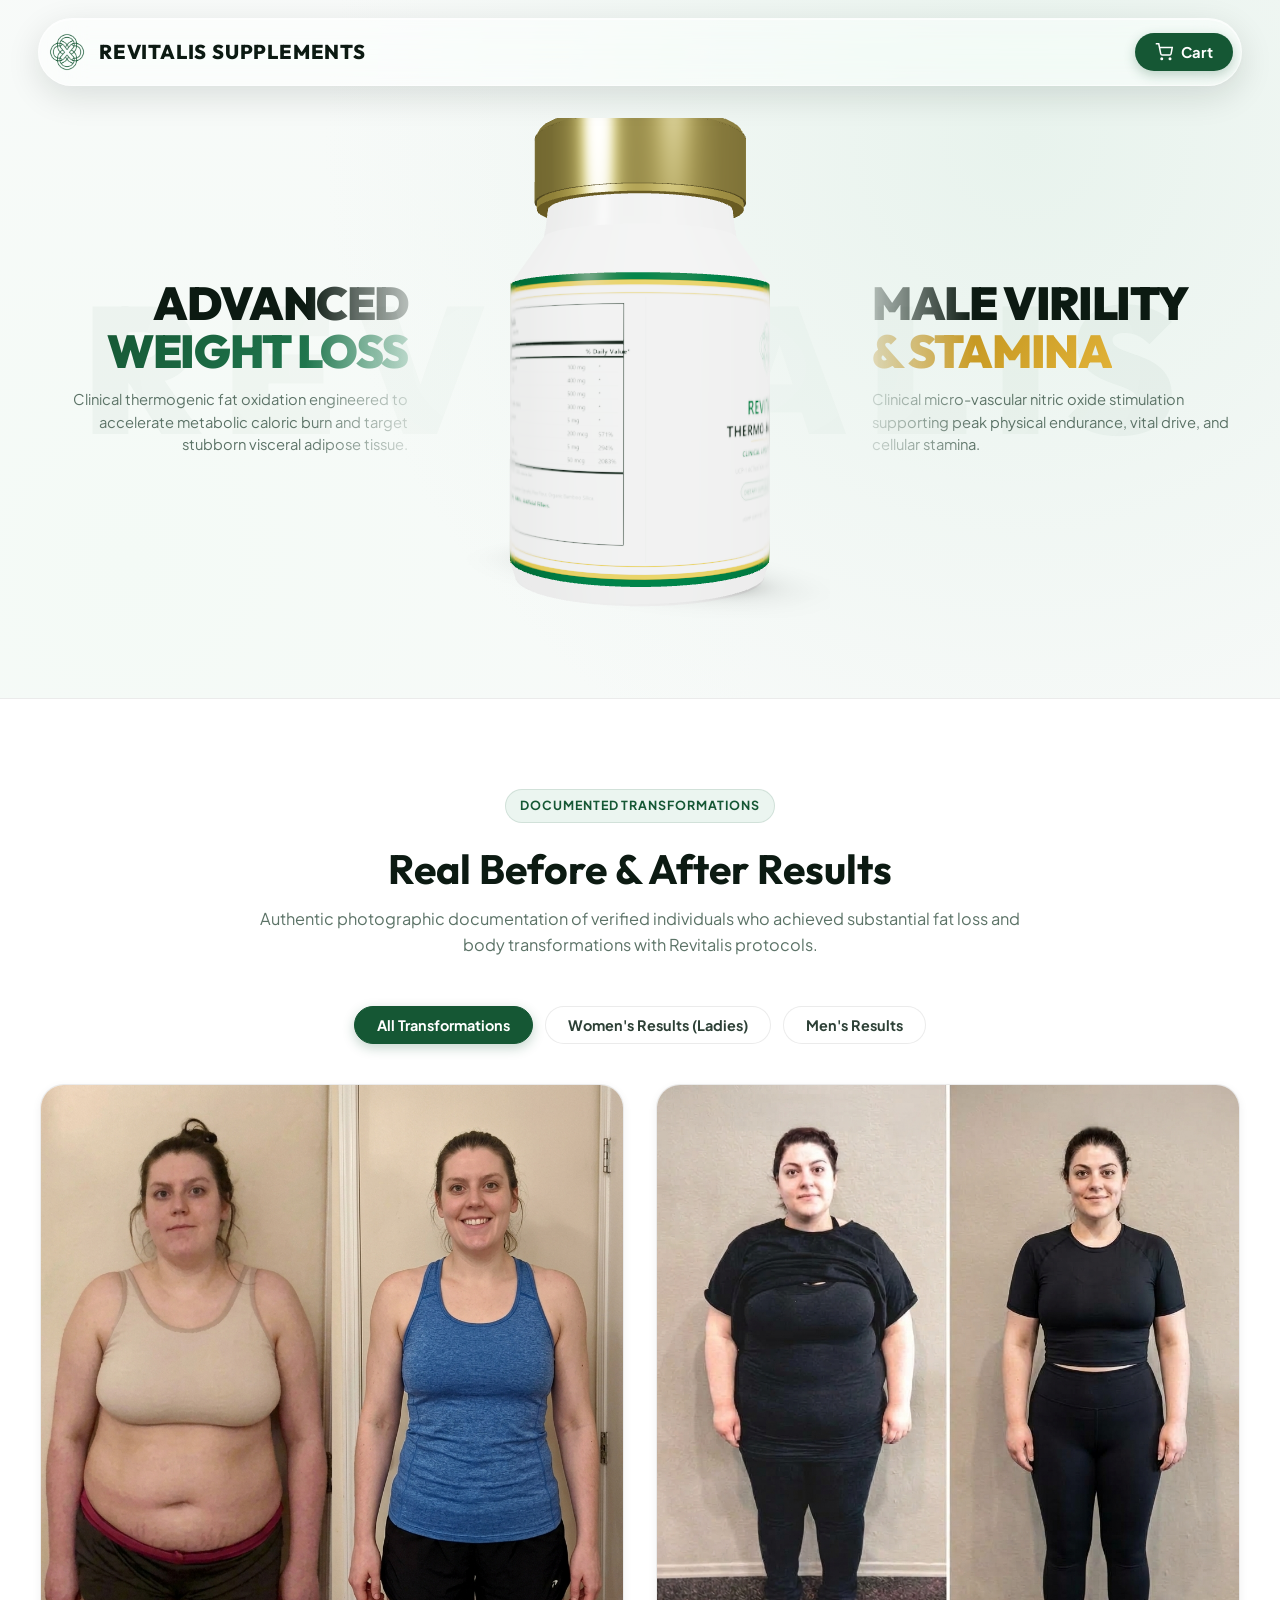
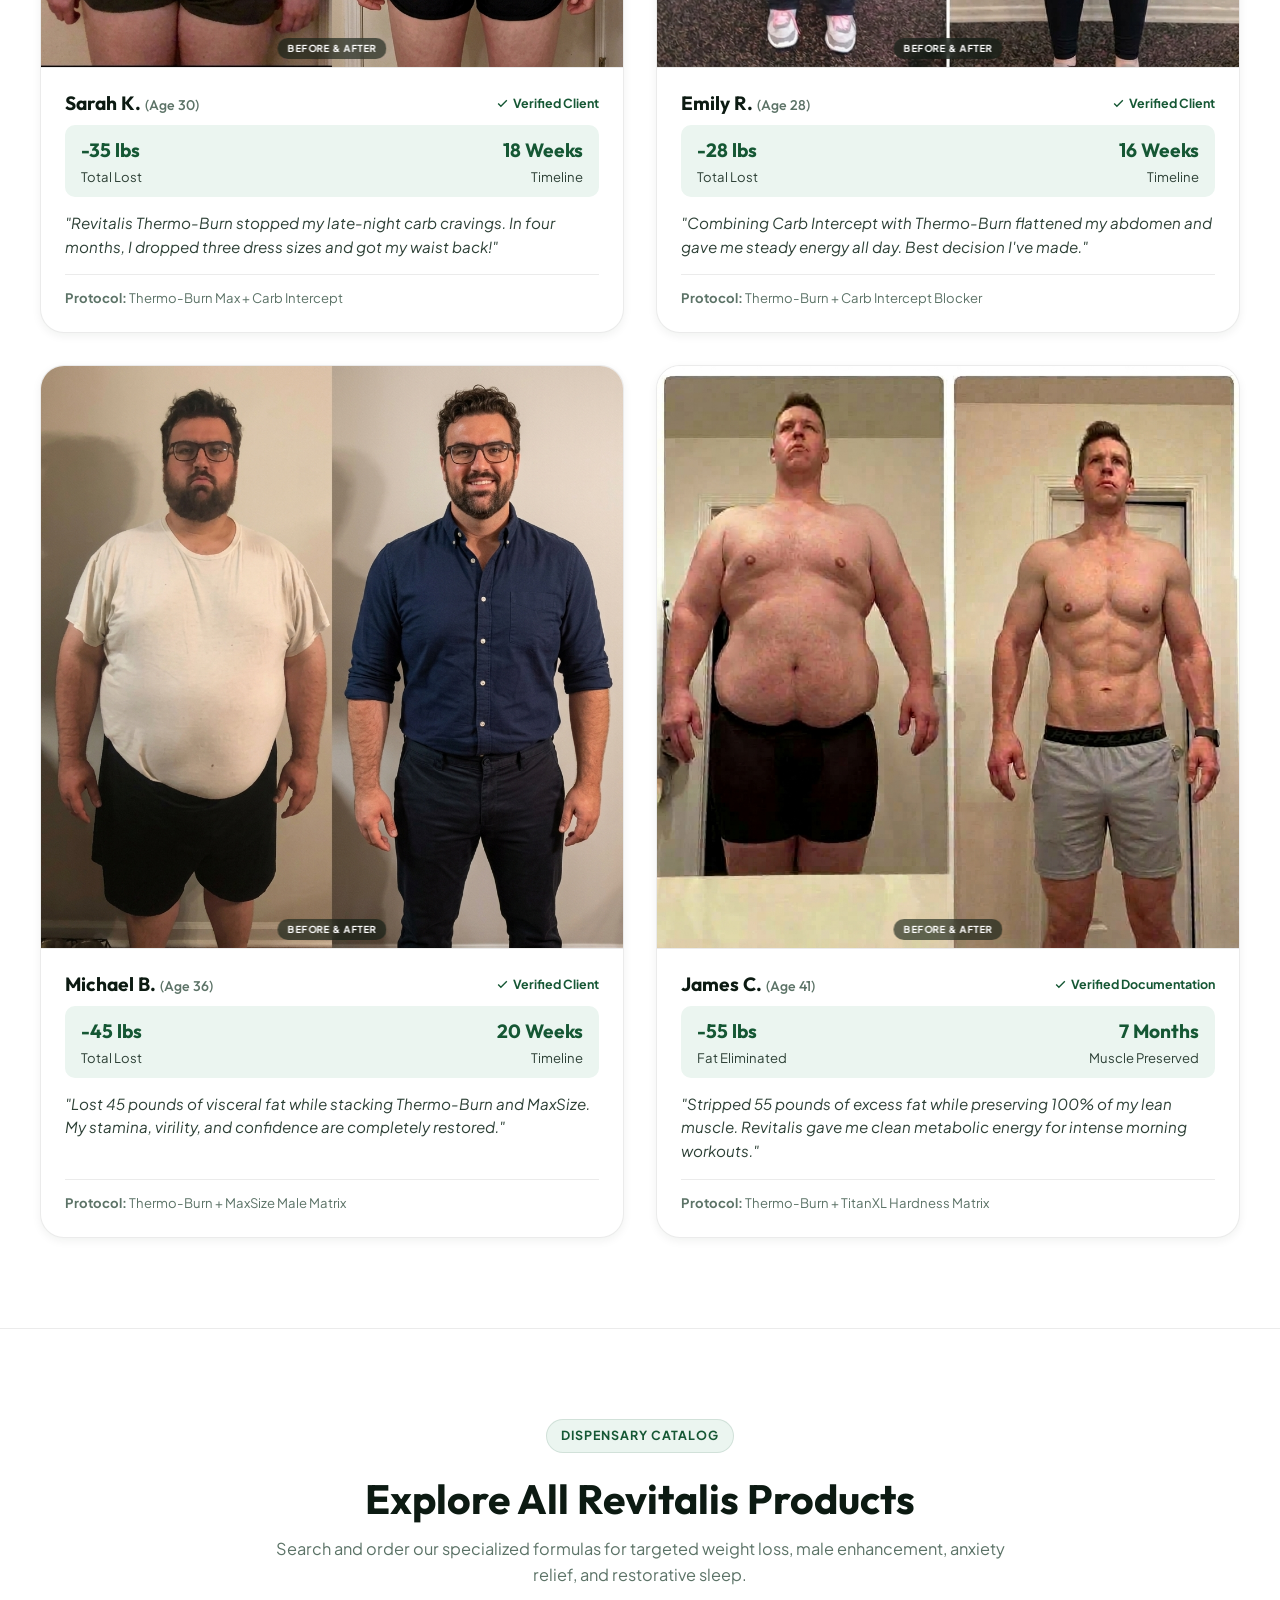
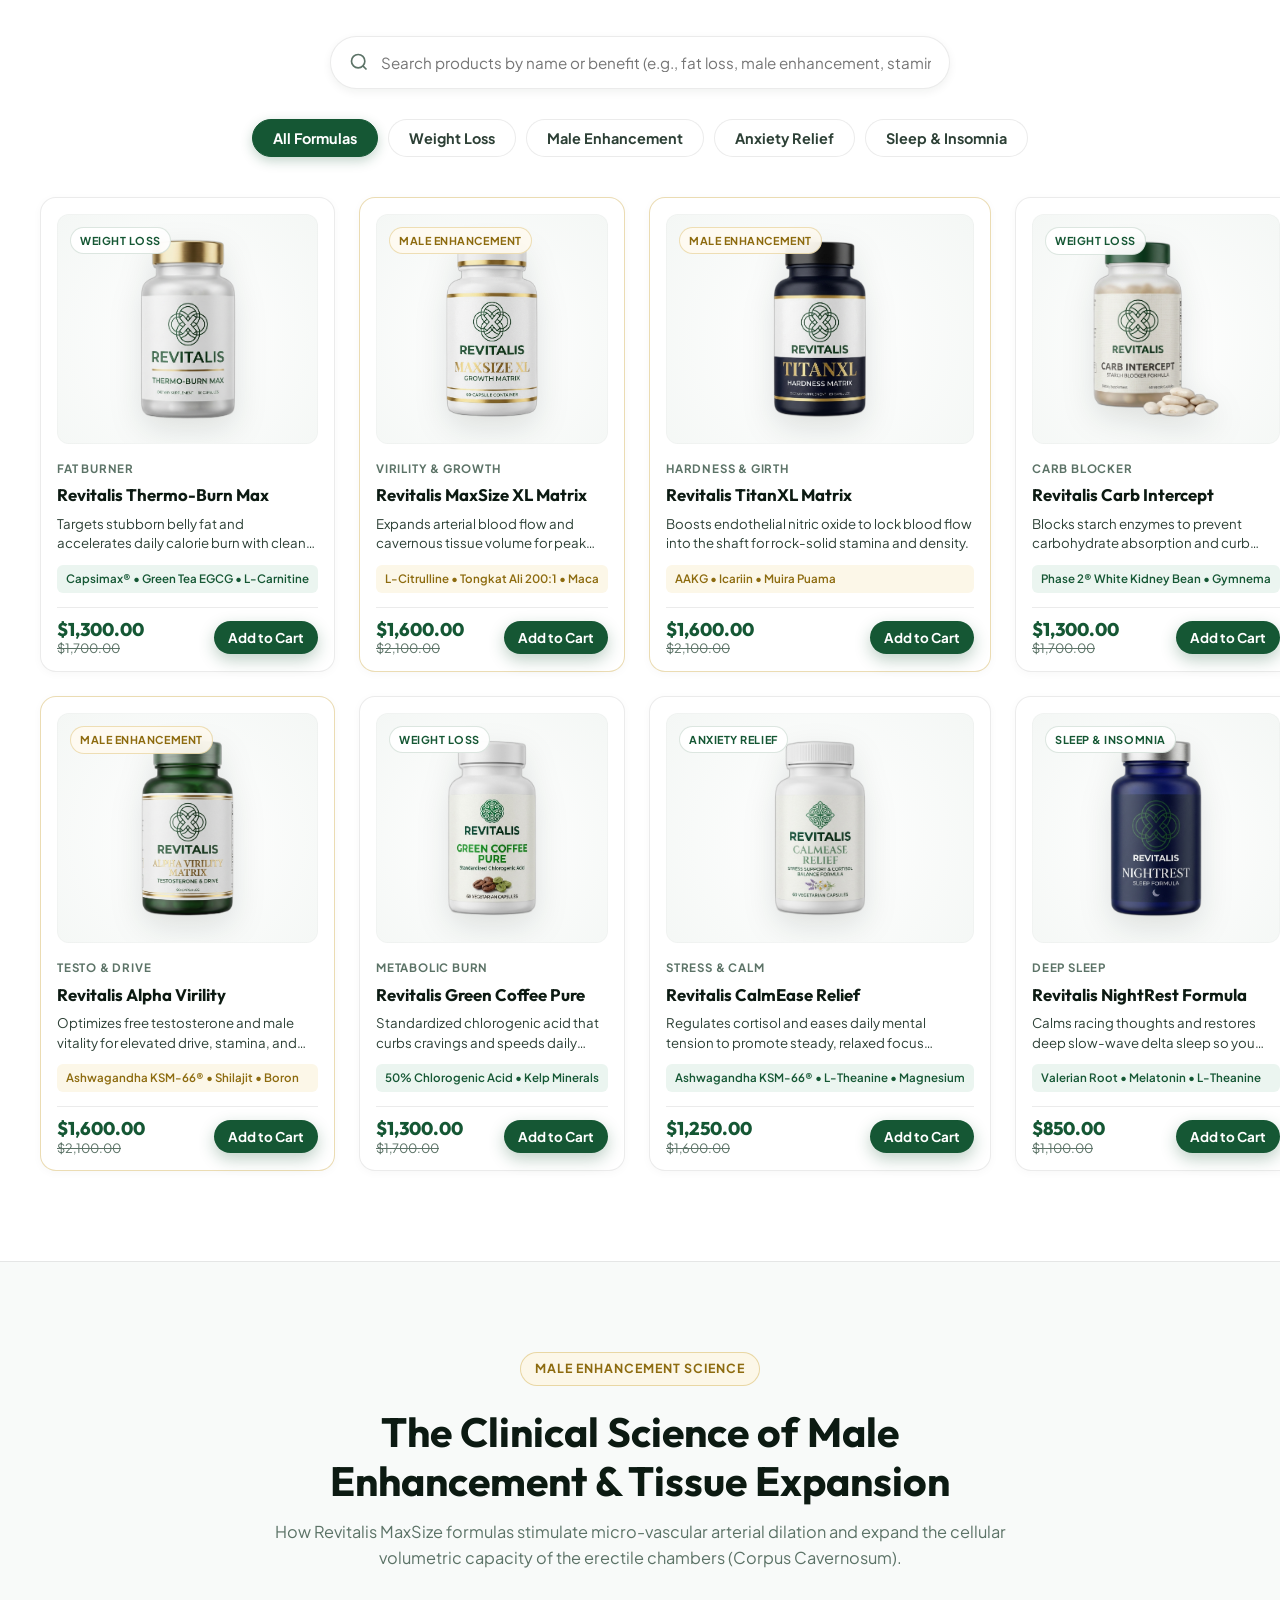
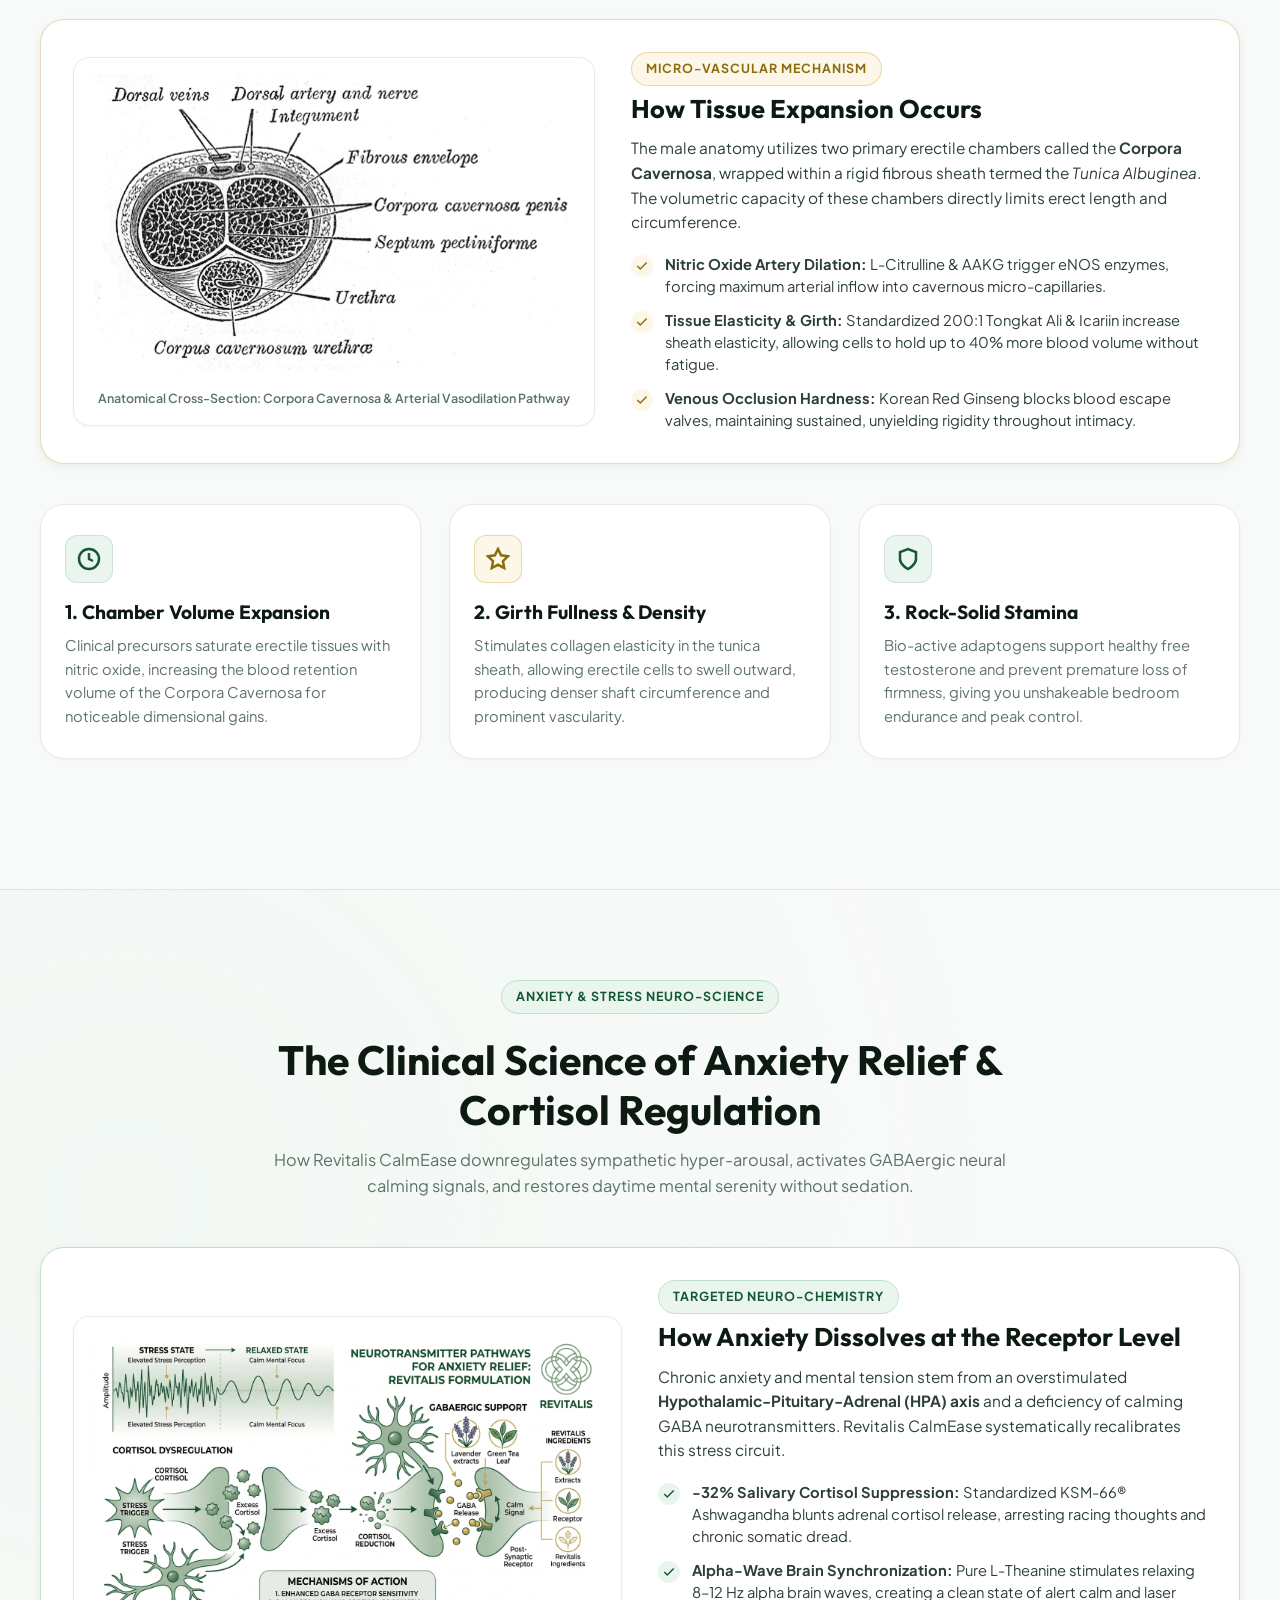
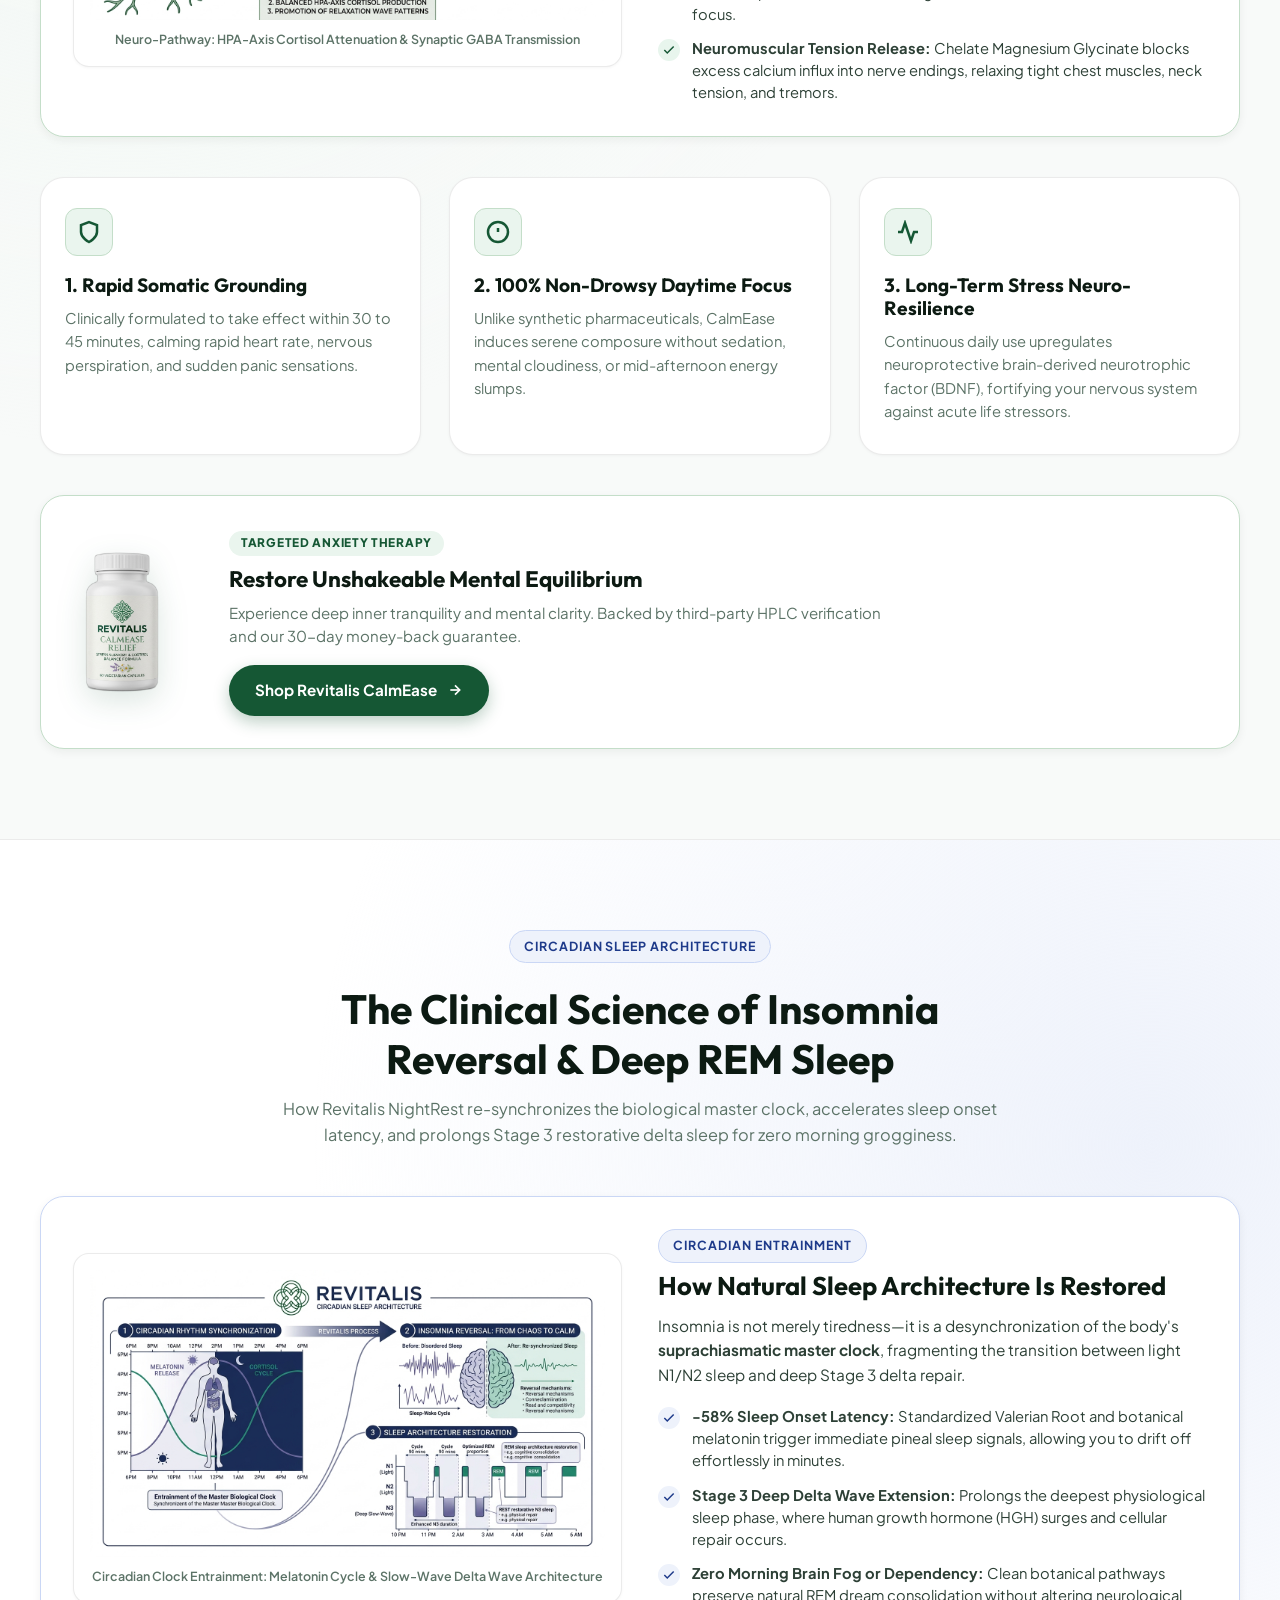
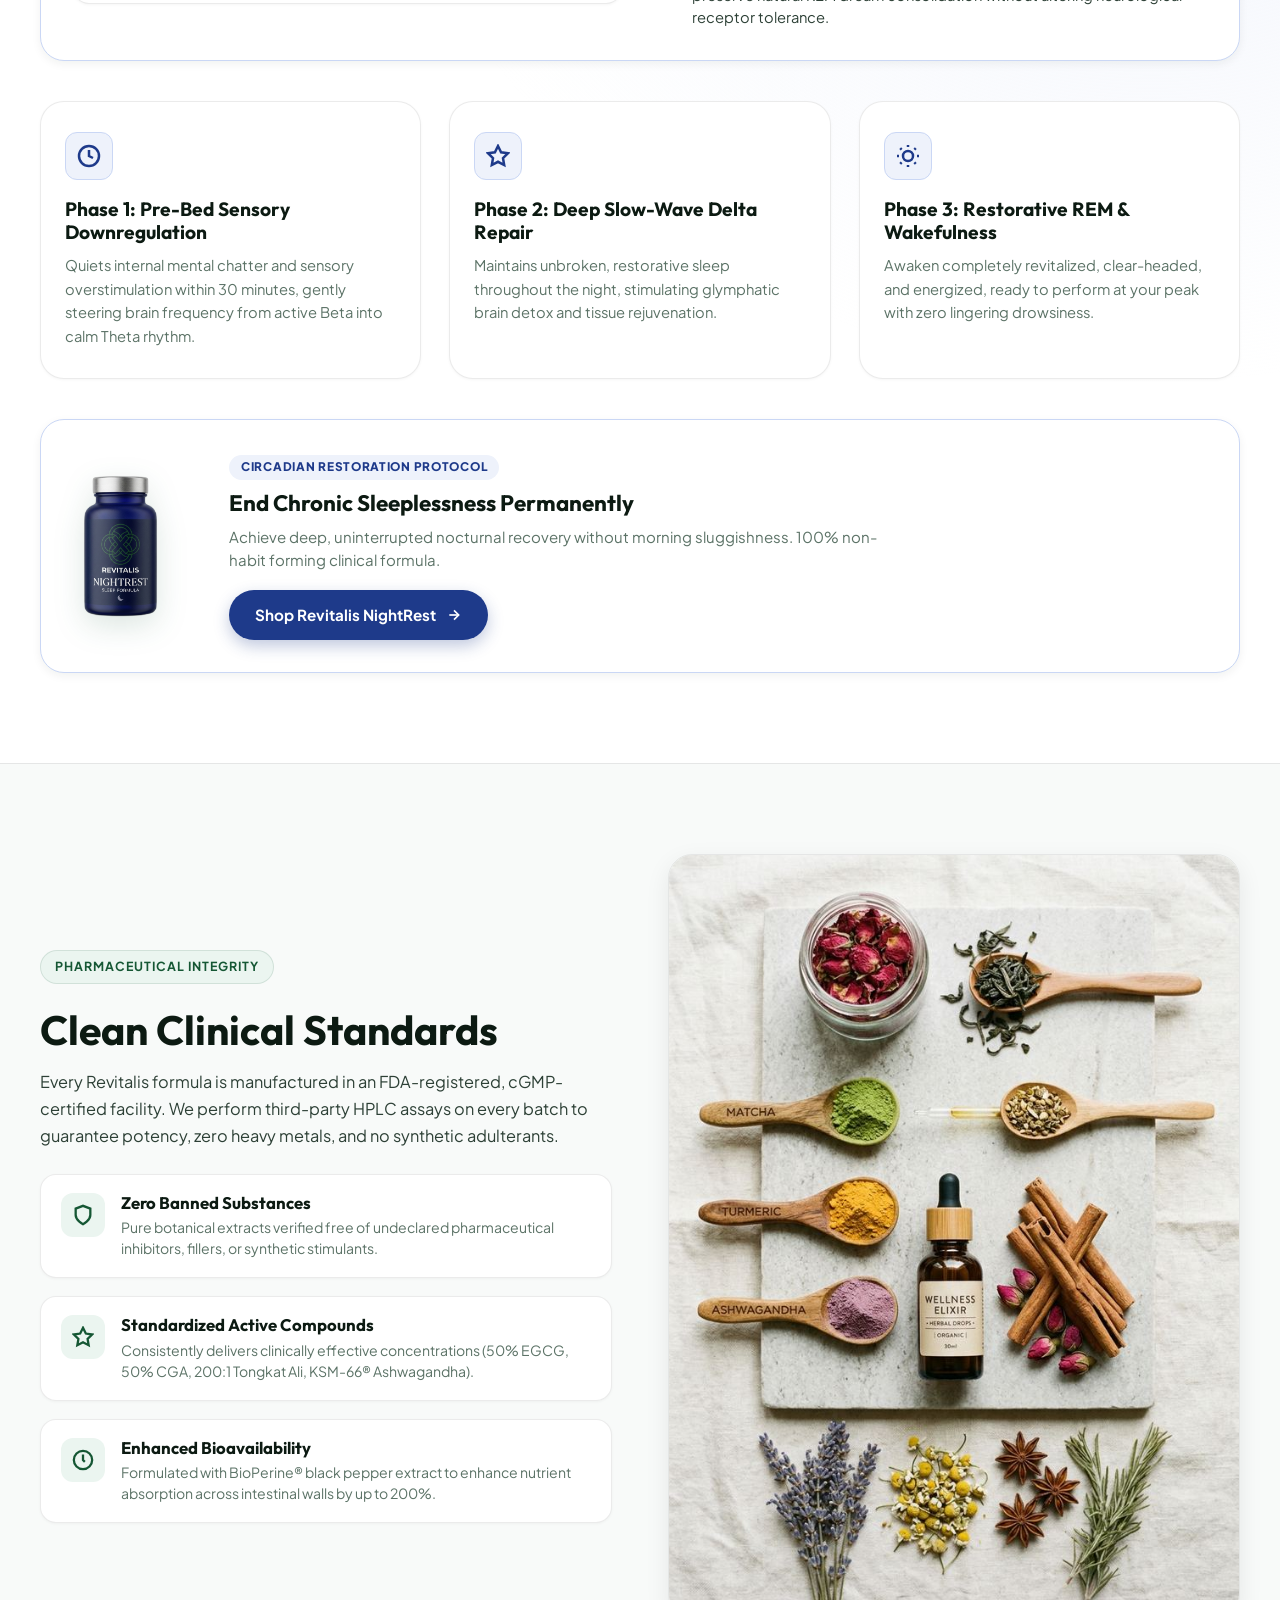
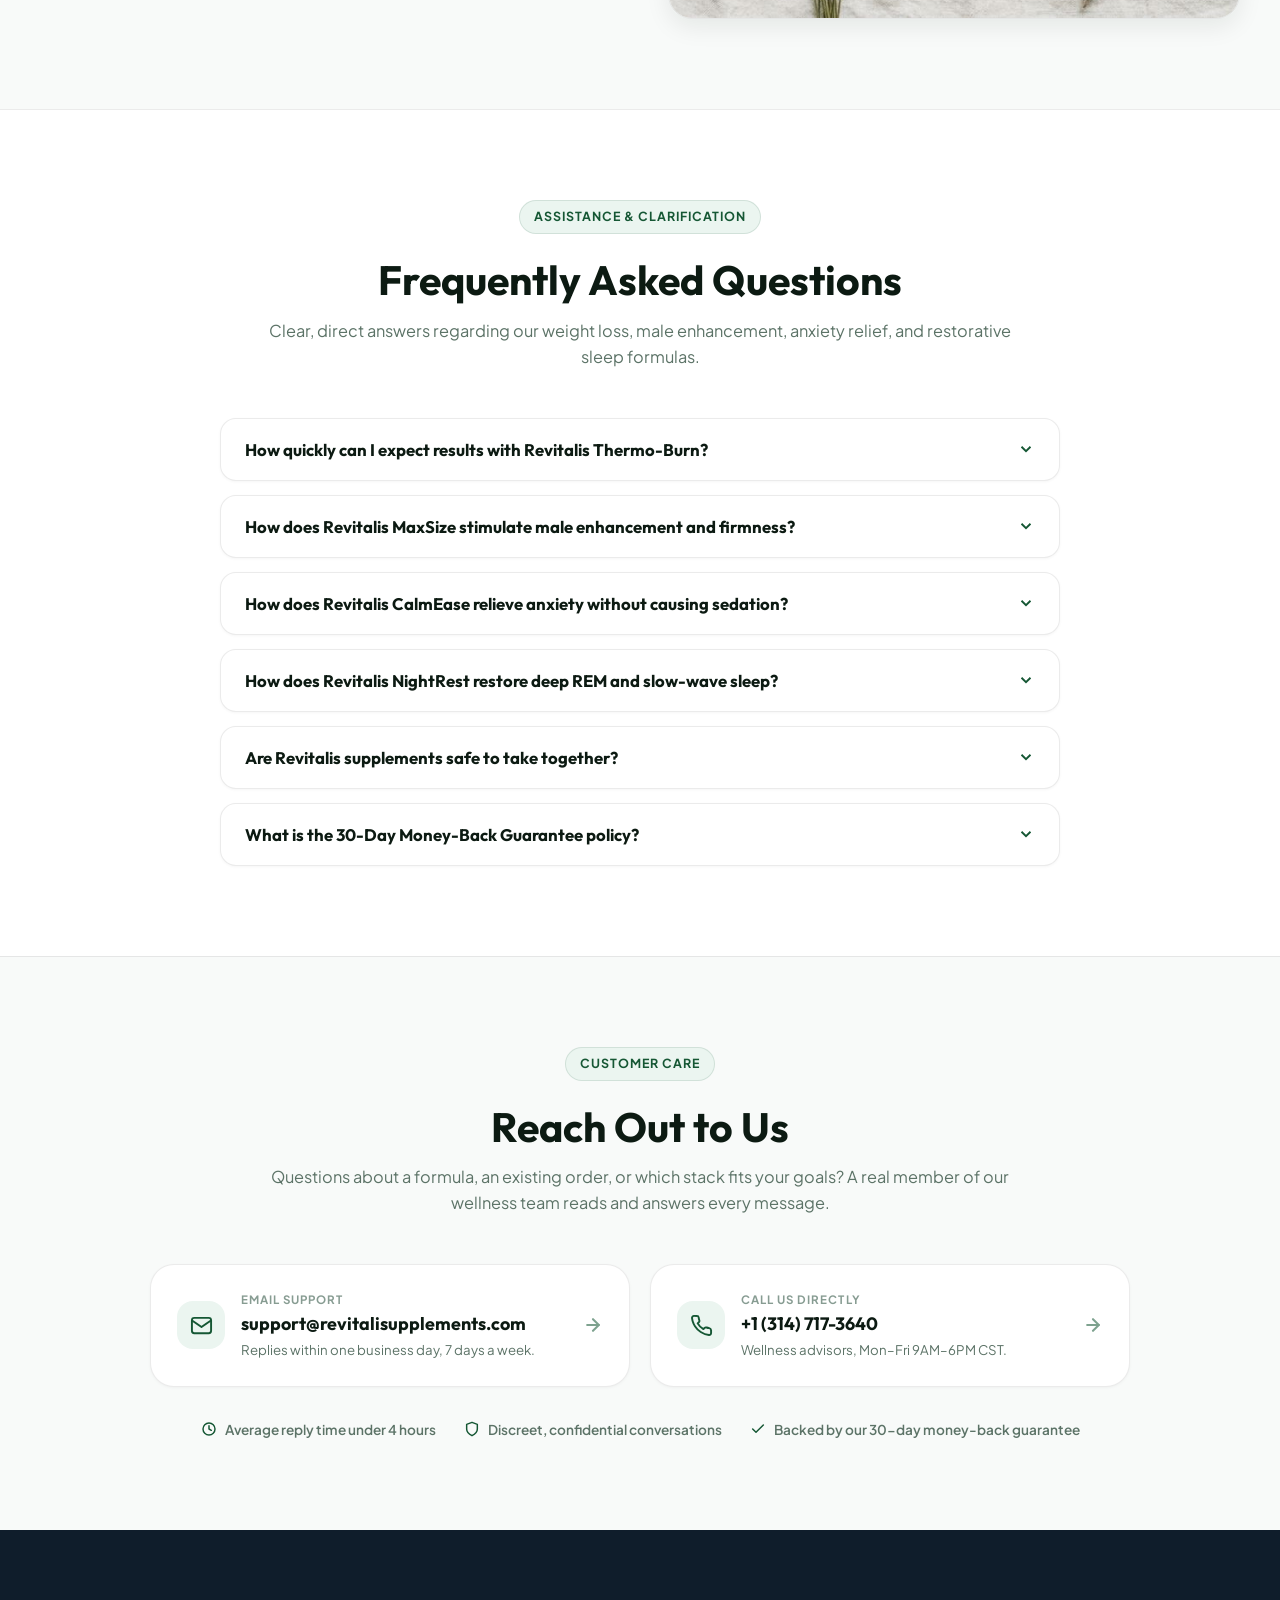
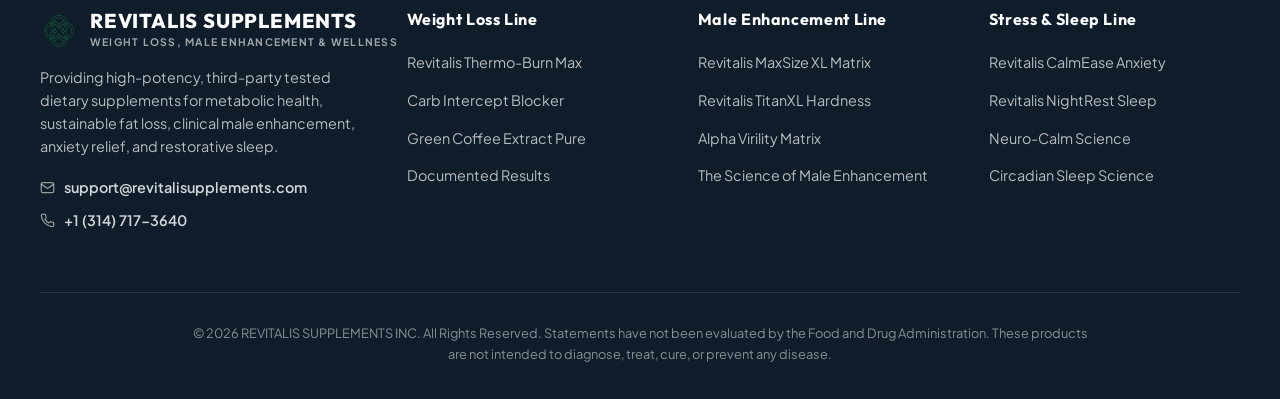
<file: index.html>
<!DOCTYPE html>
<html lang="en">
<head>
  <meta charset="UTF-8">
  <meta name="viewport" content="width=device-width, initial-scale=1.0, maximum-scale=5.0, viewport-fit=cover">
  <title>REVITALIS SUPPLEMENTS | Advanced Weight Loss & Male Enhancement Nutraceuticals</title>
  <meta name="description" content="Revitalis Supplements provides clinical-grade botanical formulas engineered for rapid metabolic fat oxidation, targeted weight loss, male enhancement, anxiety relief, and deep restorative sleep.">
  
  <!-- Modern Typography: Plus Jakarta Sans & Outfit -->
  <link rel="preconnect" href="https://fonts.googleapis.com">
  <link rel="preconnect" href="https://fonts.gstatic.com" crossorigin>
  <link href="https://fonts.googleapis.com/css2?family=Outfit:wght@400;500;600;700;800&family=Plus+Jakarta+Sans:wght@400;500;600;700&display=swap" rel="stylesheet">
  
  <!-- Stylesheet -->
  <link rel="stylesheet" href="styles.css">
</head>
<body>

  <!-- ===================================================================
       SITE HEADER (100% Mobile Responsive: Home & Cart Only)
       =================================================================== -->
  <header class="site-header" id="siteHeader">
    <div class="container header-inner">
      
      <!-- Brand Logo (Pure Logo Mark without Name + Typography) -->
      <a href="#hero" class="brand-logo" aria-label="Revitalis Supplements Home">
        <img src="assets/images/revitalis_logo.png" alt="Revitalis Supplements Emblem" class="brand-logo-img">
        <div class="brand-text">
          <span class="brand-name">REVITALIS SUPPLEMENTS</span>
        </div>
      </a>

      <!-- Clean Header Actions: Cart Only -->
      <div class="header-nav-group">
        
        <!-- Cart Trigger Button -->
        <button type="button" class="header-cart-btn open-cart-trigger" aria-label="Shopping Cart">
          <span class="icon-svg" style="width: 18px; height: 18px;">
            <svg viewBox="0 0 24 24" fill="none" stroke="currentColor" stroke-width="2">
              <circle cx="9" cy="21" r="1"></circle>
              <circle cx="20" cy="21" r="1"></circle>
              <path d="M1 1h4l2.68 13.39a2 2 0 0 0 2 1.61h9.72a2 2 0 0 0 2-1.61L23 6H6"></path>
            </svg>
          </span>
          <span class="header-cart-label">Cart</span>
          <span class="header-cart-badge cart-count-badge" id="cartCount" style="display: none;"></span>
        </button>
      </div>

    </div>
  </header>

  <main>
    <!-- ===================================================================
         HERO SECTION (Revitalis Supplements - Weight Loss & Male Enhancement)
         =================================================================== -->
    <section class="hero-section" id="hero">
      <div class="container hero-poster-content">
        
        <div class="hero-poster-stack">
          <!-- Background Brand Watermark with Center Mask Fade -->
          <div class="hero-backdrop-watermark" aria-hidden="true">
            <span>REVITALIS</span>
          </div>

          <!-- Left Flank: Advanced Lipolytic Weight Loss (Fades toward bottle) -->
          <div class="hero-wing hero-wing-left">
            <h2 class="hero-wing-headline">
              ADVANCED<br>
              <span class="highlight-emerald">WEIGHT LOSS</span>
            </h2>
            <p class="hero-wing-desc">
              Clinical thermogenic fat oxidation engineered to accelerate metabolic caloric burn and target stubborn visceral adipose tissue.
            </p>
          </div>

          <!-- Center Stage: 3D Interactive Bottle -->
          <div class="hero-poster-image-wrap" id="hero3DStage">
            <canvas id="heroBottleCanvas" class="hero-3d-canvas" aria-label="Interactive 360 degree 3D Revitalis Bottle"></canvas>
            <div class="spin-360-hint" id="spinHintBadge">
              <span class="icon-svg" style="width: 14px; height: 14px;">
                <svg viewBox="0 0 24 24" fill="none" stroke="currentColor" stroke-width="2"><path d="M21.5 2v6h-6M21.34 15.57a10 10 0 1 1-.57-8.38l5.67-5.67"/></svg>
              </span>
              Scroll or drag to rotate 360°
            </div>
            <img src="assets/images/revitalis_hero_bottle_isolated.png" alt="Revitalis Thermo-Burn Weight Loss Supplement Bottle" class="hero-poster-bottle-img hero-fallback-img" style="display: none;">
          </div>

          <!-- Right Flank: Clinical Male Virility & Stamina (Fades away from bottle) -->
          <div class="hero-wing hero-wing-right">
            <h2 class="hero-wing-headline">
              MALE VIRILITY<br>
              <span class="highlight-gold">&amp; STAMINA</span>
            </h2>
            <p class="hero-wing-desc">
              Clinical micro-vascular nitric oxide stimulation supporting peak physical endurance, vital drive, and cellular stamina.
            </p>
          </div>
        </div>

      </div>
    </section>

    <!-- ===================================================================
         SECTION: REAL TRANSFORMATIONS (2 Female, 2 Male - 4 Cards Total)
         =================================================================== -->
    <section class="section-transformations" id="transformations">
      <div class="container">
        
        <div class="section-head-center">
          <div class="eyebrow-tag">Documented Transformations</div>
          <h2>Real Before & After Results</h2>
          <p>Authentic photographic documentation of verified individuals who achieved substantial fat loss and body transformations with Revitalis protocols.</p>
        </div>

        <!-- Filter Tabs for Transformations -->
        <div class="transformation-filter-bar">
          <button type="button" class="trans-filter-btn active" data-trans-filter="all">All Transformations</button>
          <button type="button" class="trans-filter-btn" data-trans-filter="women">Women's Results (Ladies)</button>
          <button type="button" class="trans-filter-btn" data-trans-filter="men">Men's Results</button>
        </div>

        <div class="transformations-grid">
          
          <!-- Female 1: Sarah K. -->
          <article class="transformation-card" data-gender="women">
            <div class="transform-photo-wrap">
              <img src="assets/images/transformation_sarah.jpg" alt="Sarah K. before and after weight loss transformation" class="transform-photo" loading="lazy">
              <div class="transform-photo-label">Before &amp; After</div>
            </div>
            <div class="transform-meta-body">
              <div class="client-name-row">
                <h3>Sarah K. <span class="client-age">(Age 30)</span></h3>
                <span class="verified-tag">
                  <span class="icon-svg" style="width: 13px; height: 13px;">
                    <svg viewBox="0 0 24 24" fill="none" stroke="currentColor" stroke-width="2.5"><polyline points="20 6 9 17 4 12"></polyline></svg>
                  </span>
                  Verified Client
                </span>
              </div>
              
              <div class="transform-stat-bar">
                <div class="stat-metric">
                  <strong>-35 lbs</strong>
                  <span>Total Lost</span>
                </div>
                <div class="stat-metric" style="text-align: right;">
                  <strong>18 Weeks</strong>
                  <span>Timeline</span>
                </div>
              </div>

              <p class="transform-quote">
                "Revitalis Thermo-Burn stopped my late-night carb cravings. In four months, I dropped three dress sizes and got my waist back!"
              </p>

              <div class="transform-products-used">
                <strong>Protocol:</strong> Thermo-Burn Max + Carb Intercept
              </div>
            </div>
          </article>

          <!-- Female 2: Emily R. -->
          <article class="transformation-card" data-gender="women">
            <div class="transform-photo-wrap">
              <img src="assets/images/transformation_emily.jpg" alt="Emily R. before and after weight loss transformation" class="transform-photo" loading="lazy">
              <div class="transform-photo-label">Before &amp; After</div>
            </div>
            <div class="transform-meta-body">
              <div class="client-name-row">
                <h3>Emily R. <span class="client-age">(Age 28)</span></h3>
                <span class="verified-tag">
                  <span class="icon-svg" style="width: 13px; height: 13px;">
                    <svg viewBox="0 0 24 24" fill="none" stroke="currentColor" stroke-width="2.5"><polyline points="20 6 9 17 4 12"></polyline></svg>
                  </span>
                  Verified Client
                </span>
              </div>
              
              <div class="transform-stat-bar">
                <div class="stat-metric">
                  <strong>-28 lbs</strong>
                  <span>Total Lost</span>
                </div>
                <div class="stat-metric" style="text-align: right;">
                  <strong>16 Weeks</strong>
                  <span>Timeline</span>
                </div>
              </div>

              <p class="transform-quote">
                "Combining Carb Intercept with Thermo-Burn flattened my abdomen and gave me steady energy all day. Best decision I've made."
              </p>

              <div class="transform-products-used">
                <strong>Protocol:</strong> Thermo-Burn + Carb Intercept Blocker
              </div>
            </div>
          </article>

          <!-- Male 1: Michael B. -->
          <article class="transformation-card" data-gender="men">
            <div class="transform-photo-wrap">
              <img src="assets/images/transformation_michael.jpg" alt="Michael B. before and after body transformation" class="transform-photo" loading="lazy">
              <div class="transform-photo-label">Before &amp; After</div>
            </div>
            <div class="transform-meta-body">
              <div class="client-name-row">
                <h3>Michael B. <span class="client-age">(Age 36)</span></h3>
                <span class="verified-tag">
                  <span class="icon-svg" style="width: 13px; height: 13px;">
                    <svg viewBox="0 0 24 24" fill="none" stroke="currentColor" stroke-width="2.5"><polyline points="20 6 9 17 4 12"></polyline></svg>
                  </span>
                  Verified Client
                </span>
              </div>
              
              <div class="transform-stat-bar">
                <div class="stat-metric">
                  <strong>-45 lbs</strong>
                  <span>Total Lost</span>
                </div>
                <div class="stat-metric" style="text-align: right;">
                  <strong>20 Weeks</strong>
                  <span>Timeline</span>
                </div>
              </div>

              <p class="transform-quote">
                "Lost 45 pounds of visceral fat while stacking Thermo-Burn and MaxSize. My stamina, virility, and confidence are completely restored."
              </p>

              <div class="transform-products-used">
                <strong>Protocol:</strong> Thermo-Burn + MaxSize Male Matrix
              </div>
            </div>
          </article>

          <!-- Male 2: Jessica (real waist progress photo) -->
          <article class="transformation-card" data-gender="men">
            <div class="transform-photo-wrap">
              <img src="assets/images/transformation_jessica.jpg" alt="James C. body transformation documented result" class="transform-photo" loading="lazy">
              <div class="transform-photo-label">Before &amp; After</div>
            </div>
            <div class="transform-meta-body">
              <div class="client-name-row">
                <h3>James C. <span class="client-age">(Age 41)</span></h3>
                <span class="verified-tag">
                  <span class="icon-svg" style="width: 13px; height: 13px;">
                    <svg viewBox="0 0 24 24" fill="none" stroke="currentColor" stroke-width="2.5"><polyline points="20 6 9 17 4 12"></polyline></svg>
                  </span>
                  Verified Documentation
                </span>
              </div>
              
              <div class="transform-stat-bar">
                <div class="stat-metric">
                  <strong>-55 lbs</strong>
                  <span>Fat Eliminated</span>
                </div>
                <div class="stat-metric" style="text-align: right;">
                  <strong>7 Months</strong>
                  <span>Muscle Preserved</span>
                </div>
              </div>

              <p class="transform-quote">
                "Stripped 55 pounds of excess fat while preserving 100% of my lean muscle. Revitalis gave me clean metabolic energy for intense morning workouts."
              </p>

              <div class="transform-products-used">
                <strong>Protocol:</strong> Thermo-Burn + TitanXL Hardness Matrix
              </div>
            </div>
          </article>

        </div>

      </div>
    </section>

    <!-- ===================================================================
         SECTION: PRODUCTS SECTION (Full Dispensary & Live Search)
         =================================================================== -->
    <section class="section-catalog" id="catalog">
      <div class="container">
        
        <div class="section-head-center">
          <div class="eyebrow-tag">Dispensary Catalog</div>
          <h2>Explore All Revitalis Products</h2>
          <p>Search and order our specialized formulas for targeted weight loss, male enhancement, anxiety relief, and restorative sleep.</p>
        </div>

        <!-- Real-Time Product Search Bar -->
        <div class="product-search-container">
          <div class="search-input-frame">
            <span class="icon-svg search-icon-svg" style="width: 20px; height: 20px;">
              <svg viewBox="0 0 24 24" fill="none" stroke="currentColor" stroke-width="2">
                <circle cx="11" cy="11" r="8"></circle>
                <line x1="21" y1="21" x2="16.65" y2="16.65"></line>
              </svg>
            </span>
            <input 
              type="text" 
              id="productSearchInput" 
              class="product-search-input" 
              placeholder="Search products by name or benefit (e.g., fat loss, male enhancement, stamina, anxiety, sleep)..." 
              aria-label="Search dispensary products"
            >
            <button type="button" id="btnClearSearch" class="btn-clear-search" style="display: none;" aria-label="Clear search">
              <span class="icon-svg" style="width: 16px; height: 16px;">
                <svg viewBox="0 0 24 24" fill="none" stroke="currentColor" stroke-width="2.5"><line x1="18" y1="6" x2="6" y2="18"></line><line x1="6" y1="6" x2="18" y2="18"></line></svg>
              </span>
            </button>
          </div>
        </div>

        <!-- Category Filter Tabs -->
        <div class="catalog-filter-bar">
          <button type="button" class="filter-btn active" data-filter="all">All Formulas</button>
          <button type="button" class="filter-btn" data-filter="weight-loss">Weight Loss</button>
          <button type="button" class="filter-btn" data-filter="male-enhancement">Male Enhancement</button>
          <button type="button" class="filter-btn" data-filter="anxiety">Anxiety Relief</button>
          <button type="button" class="filter-btn" data-filter="insomnia">Sleep &amp; Insomnia</button>
        </div>

        <!-- Products Grid Container -->
        <div class="catalog-grid" id="catalogProductsGrid">
          
          <!-- Product 1: Revitalis Thermo-Burn Max -->
          <article class="catalog-card" data-id="thermo-burn" data-category="weight-loss">
            <div class="catalog-img-container">
              <span class="card-category-badge">Weight Loss</span>
              <img src="assets/images/revitalis_hero_bottle_isolated.png" alt="Revitalis Thermo-Burn Weight Loss Bottle" loading="lazy">
            </div>
            <div class="catalog-details">
              <div class="catalog-header-meta">
                <span class="catalog-cat-name">Fat Burner</span>
              </div>
              <h3 class="catalog-title">Revitalis Thermo-Burn Max</h3>
              <p class="catalog-desc">
                Targets stubborn belly fat and accelerates daily calorie burn with clean, sustained energy.
              </p>
              <div class="catalog-actives-tag">Capsimax® • Green Tea EGCG • L-Carnitine</div>
              <div class="catalog-footer-row">
                <div class="catalog-price-wrap">
                  <span class="catalog-price-num">$1,300.00</span>
                  <span class="catalog-oldprice-num">$1,700.00</span>
                </div>
                <button type="button" class="btn btn-primary btn-sm btn-card-buy" data-id="thermo-burn" aria-label="Add Thermo-Burn to Cart">
                  Add to Cart
                </button>
              </div>
            </div>
          </article>

          <!-- Product 2: Revitalis MaxSize XL Matrix -->
          <article class="catalog-card featured-gold" data-id="revitalis-maxsize" data-category="male-enhancement">
            <div class="catalog-img-container">
              <span class="card-category-badge gold">Male Enhancement</span>
              <img src="assets/images/revitalis_maxsize_isolated.png" alt="Revitalis MaxSize Male Performance Bottle" loading="lazy">
            </div>
            <div class="catalog-details">
              <div class="catalog-header-meta">
                <span class="catalog-cat-name">Virility &amp; Growth</span>
              </div>
              <h3 class="catalog-title">Revitalis MaxSize XL Matrix</h3>
              <p class="catalog-desc">
                Expands arterial blood flow and cavernous tissue volume for peak fullness, firmness, and stamina.
              </p>
              <div class="catalog-actives-tag">L-Citrulline • Tongkat Ali 200:1 • Maca</div>
              <div class="catalog-footer-row">
                <div class="catalog-price-wrap">
                  <span class="catalog-price-num">$1,600.00</span>
                  <span class="catalog-oldprice-num">$2,100.00</span>
                </div>
                <button type="button" class="btn btn-primary btn-sm btn-card-buy" data-id="revitalis-maxsize" aria-label="Add MaxSize to Cart">
                  Add to Cart
                </button>
              </div>
            </div>
          </article>

          <!-- Product 3: Revitalis TitanXL Matrix -->
          <article class="catalog-card featured-gold" data-id="titan-xl" data-category="male-enhancement">
            <div class="catalog-img-container">
              <span class="card-category-badge gold">Male Enhancement</span>
              <img src="assets/images/revitalis_titan_xl_isolated.png" alt="Revitalis TitanXL Male Enhancement Bottle" loading="lazy">
            </div>
            <div class="catalog-details">
              <div class="catalog-header-meta">
                <span class="catalog-cat-name">Hardness &amp; Girth</span>
              </div>
              <h3 class="catalog-title">Revitalis TitanXL Matrix</h3>
              <p class="catalog-desc">
                Boosts endothelial nitric oxide to lock blood flow into the shaft for rock-solid stamina and density.
              </p>
              <div class="catalog-actives-tag">AAKG • Icariin • Muira Puama</div>
              <div class="catalog-footer-row">
                <div class="catalog-price-wrap">
                  <span class="catalog-price-num">$1,600.00</span>
                  <span class="catalog-oldprice-num">$2,100.00</span>
                </div>
                <button type="button" class="btn btn-primary btn-sm btn-card-buy" data-id="titan-xl" aria-label="Add TitanXL to Cart">
                  Add to Cart
                </button>
              </div>
            </div>
          </article>

          <!-- Product 4: Revitalis Carb Intercept -->
          <article class="catalog-card" data-id="carb-intercept" data-category="weight-loss">
            <div class="catalog-img-container">
              <span class="card-category-badge">Weight Loss</span>
              <img src="assets/images/revitalis_carb_intercept_isolated.png" alt="Revitalis White Kidney Bean Carb Intercept Bottle" loading="lazy">
            </div>
            <div class="catalog-details">
              <div class="catalog-header-meta">
                <span class="catalog-cat-name">Carb Blocker</span>
              </div>
              <h3 class="catalog-title">Revitalis Carb Intercept</h3>
              <p class="catalog-desc">
                Blocks starch enzymes to prevent carbohydrate absorption and curb post-meal fat storage.
              </p>
              <div class="catalog-actives-tag">Phase 2® White Kidney Bean • Gymnema</div>
              <div class="catalog-footer-row">
                <div class="catalog-price-wrap">
                  <span class="catalog-price-num">$1,300.00</span>
                  <span class="catalog-oldprice-num">$1,700.00</span>
                </div>
                <button type="button" class="btn btn-primary btn-sm btn-card-buy" data-id="carb-intercept" aria-label="Add Carb Intercept to Cart">
                  Add to Cart
                </button>
              </div>
            </div>
          </article>

          <!-- Product 5: Revitalis Alpha Virility -->
          <article class="catalog-card featured-gold" data-id="alpha-virility" data-category="male-enhancement">
            <div class="catalog-img-container">
              <span class="card-category-badge gold">Male Enhancement</span>
              <img src="assets/images/revitalis_alpha_virility_isolated.png" alt="Revitalis Alpha Virility Bottle" loading="lazy">
            </div>
            <div class="catalog-details">
              <div class="catalog-header-meta">
                <span class="catalog-cat-name">Testo &amp; Drive</span>
              </div>
              <h3 class="catalog-title">Revitalis Alpha Virility</h3>
              <p class="catalog-desc">
                Optimizes free testosterone and male vitality for elevated drive, stamina, and energy.
              </p>
              <div class="catalog-actives-tag">Ashwagandha KSM-66® • Shilajit • Boron</div>
              <div class="catalog-footer-row">
                <div class="catalog-price-wrap">
                  <span class="catalog-price-num">$1,600.00</span>
                  <span class="catalog-oldprice-num">$2,100.00</span>
                </div>
                <button type="button" class="btn btn-primary btn-sm btn-card-buy" data-id="alpha-virility" aria-label="Add Alpha Virility to Cart">
                  Add to Cart
                </button>
              </div>
            </div>
          </article>

          <!-- Product 6: Revitalis Green Coffee Pure -->
          <article class="catalog-card" data-id="green-coffee" data-category="weight-loss">
            <div class="catalog-img-container">
              <span class="card-category-badge">Weight Loss</span>
              <img src="assets/images/revitalis_green_coffee_isolated.png" alt="Revitalis Green Coffee Bean Pure Bottle" loading="lazy">
            </div>
            <div class="catalog-details">
              <div class="catalog-header-meta">
                <span class="catalog-cat-name">Metabolic Burn</span>
              </div>
              <h3 class="catalog-title">Revitalis Green Coffee Pure</h3>
              <p class="catalog-desc">
                Standardized chlorogenic acid that curbs cravings and speeds daily metabolic fat burn.
              </p>
              <div class="catalog-actives-tag">50% Chlorogenic Acid • Kelp Minerals</div>
              <div class="catalog-footer-row">
                <div class="catalog-price-wrap">
                  <span class="catalog-price-num">$1,300.00</span>
                  <span class="catalog-oldprice-num">$1,700.00</span>
                </div>
                <button type="button" class="btn btn-primary btn-sm btn-card-buy" data-id="green-coffee" aria-label="Add Green Coffee to Cart">
                  Add to Cart
                </button>
              </div>
            </div>
          </article>

          <!-- Product 7: Revitalis CalmEase Relief -->
          <article class="catalog-card" data-id="calmease" data-category="anxiety">
            <div class="catalog-img-container">
              <span class="card-category-badge">Anxiety Relief</span>
              <img src="assets/images/revitalis_calmease_isolated.png" alt="Revitalis CalmEase Anxiety Relief Bottle" loading="lazy">
            </div>
            <div class="catalog-details">
              <div class="catalog-header-meta">
                <span class="catalog-cat-name">Stress &amp; Calm</span>
              </div>
              <h3 class="catalog-title">Revitalis CalmEase Relief</h3>
              <p class="catalog-desc">
                Regulates cortisol and eases daily mental tension to promote steady, relaxed focus without drowsiness.
              </p>
              <div class="catalog-actives-tag">Ashwagandha KSM-66® • L-Theanine • Magnesium</div>
              <div class="catalog-footer-row">
                <div class="catalog-price-wrap">
                  <span class="catalog-price-num">$1,250.00</span>
                  <span class="catalog-oldprice-num">$1,600.00</span>
                </div>
                <button type="button" class="btn btn-primary btn-sm btn-card-buy" data-id="calmease" aria-label="Add CalmEase to Cart">
                  Add to Cart
                </button>
              </div>
            </div>
          </article>

          <!-- Product 8: Revitalis NightRest Formula -->
          <article class="catalog-card" data-id="nightrest" data-category="insomnia">
            <div class="catalog-img-container">
              <span class="card-category-badge">Sleep &amp; Insomnia</span>
              <img src="assets/images/revitalis_nightrest_isolated.png" alt="Revitalis NightRest Sleep and Insomnia Formula Bottle" loading="lazy">
            </div>
            <div class="catalog-details">
              <div class="catalog-header-meta">
                <span class="catalog-cat-name">Deep Sleep</span>
              </div>
              <h3 class="catalog-title">Revitalis NightRest Formula</h3>
              <p class="catalog-desc">
                Calms racing thoughts and restores deep slow-wave delta sleep so you wake fully refreshed.
              </p>
              <div class="catalog-actives-tag">Valerian Root • Melatonin • L-Theanine</div>
              <div class="catalog-footer-row">
                <div class="catalog-price-wrap">
                  <span class="catalog-price-num">$850.00</span>
                  <span class="catalog-oldprice-num">$1,100.00</span>
                </div>
                <button type="button" class="btn btn-primary btn-sm btn-card-buy" data-id="nightrest" aria-label="Add NightRest to Cart">
                  Add to Cart
                </button>
              </div>
            </div>
          </article>

        </div>

      </div>
    </section>

    <!-- ===================================================================
         SECTION: MALE ENHANCEMENT CLINICAL SCIENCE (Minimal Light Theme)
         =================================================================== -->
    <section class="section-mens-performance" id="mens-performance">
      <div class="container">

        <div class="section-head-center">
          <div class="eyebrow-tag gold">Male Enhancement Science</div>
          <h2>The Clinical Science of Male Enhancement &amp; Tissue Expansion</h2>
          <p>How Revitalis MaxSize formulas stimulate micro-vascular arterial dilation and expand the cellular volumetric capacity of the erectile chambers (Corpus Cavernosum).</p>
        </div>

        <!-- Anatomical Cross-Section Diagram Showcase -->
        <div class="mens-diagram-card">
          <div class="diagram-visual-col">
            <div class="diagram-frame">
              <img src="assets/images/penile_expansion_diagram.png" alt="Clinical anatomical cross section showing Corpora Cavernosa erectile chambers" class="anatomy-diagram-img" loading="lazy">
              <div class="diagram-caption">Anatomical Cross-Section: Corpora Cavernosa &amp; Arterial Vasodilation Pathway</div>
            </div>
          </div>
          <div class="diagram-info-col">
            <div class="eyebrow-tag gold" style="margin-bottom: 8px;">Micro-Vascular Mechanism</div>
            <h3>How Tissue Expansion Occurs</h3>
            <p>
              The male anatomy utilizes two primary erectile chambers called the <strong>Corpora Cavernosa</strong>, wrapped within a rigid fibrous sheath termed the <em>Tunica Albuginea</em>. The volumetric capacity of these chambers directly limits erect length and circumference.
            </p>
            <ul class="mechanism-checklist">
              <li>
                <span class="check-icon">
                  <svg viewBox="0 0 24 24" fill="none" stroke="currentColor" stroke-width="2.5"><polyline points="20 6 9 17 4 12"></polyline></svg>
                </span>
                <span><strong>Nitric Oxide Artery Dilation:</strong> L-Citrulline &amp; AAKG trigger eNOS enzymes, forcing maximum arterial inflow into cavernous micro-capillaries.</span>
              </li>
              <li>
                <span class="check-icon">
                  <svg viewBox="0 0 24 24" fill="none" stroke="currentColor" stroke-width="2.5"><polyline points="20 6 9 17 4 12"></polyline></svg>
                </span>
                <span><strong>Tissue Elasticity &amp; Girth:</strong> Standardized 200:1 Tongkat Ali &amp; Icariin increase sheath elasticity, allowing cells to hold up to 40% more blood volume without fatigue.</span>
              </li>
              <li>
                <span class="check-icon">
                  <svg viewBox="0 0 24 24" fill="none" stroke="currentColor" stroke-width="2.5"><polyline points="20 6 9 17 4 12"></polyline></svg>
                </span>
                <span><strong>Venous Occlusion Hardness:</strong> Korean Red Ginseng blocks blood escape valves, maintaining sustained, unyielding rigidity throughout intimacy.</span>
              </li>
            </ul>
          </div>
        </div>

        <!-- 3 Feature Pillars Grid -->
        <div class="mens-science-grid">

          <div class="mens-feature-card">
            <div class="mens-card-icon">
              <span class="icon-svg" style="width: 24px; height: 24px;">
                <svg viewBox="0 0 24 24" fill="none" stroke="currentColor" stroke-width="2.5"><circle cx="12" cy="12" r="10"></circle><polyline points="12 6 12 12 16 14"></polyline></svg>
              </span>
            </div>
            <h3>1. Chamber Volume Expansion</h3>
            <p>
              Clinical precursors saturate erectile tissues with nitric oxide, increasing the blood retention volume of the Corpora Cavernosa for noticeable dimensional gains.
            </p>
          </div>

          <div class="mens-feature-card">
            <div class="mens-card-icon gold">
              <span class="icon-svg" style="width: 24px; height: 24px;">
                <svg viewBox="0 0 24 24" fill="none" stroke="currentColor" stroke-width="2.5"><polygon points="12 2 15.09 8.26 22 9.27 17 14.14 18.18 21.02 12 17.77 5.82 21.02 7 14.14 2 9.27 8.91 8.26 12 2"></polygon></svg>
              </span>
            </div>
            <h3>2. Girth Fullness &amp; Density</h3>
            <p>
              Stimulates collagen elasticity in the tunica sheath, allowing erectile cells to swell outward, producing denser shaft circumference and prominent vascularity.
            </p>
          </div>

          <div class="mens-feature-card">
            <div class="mens-card-icon">
              <span class="icon-svg" style="width: 24px; height: 24px;">
                <svg viewBox="0 0 24 24" fill="none" stroke="currentColor" stroke-width="2.5"><path d="M12 22s8-4 8-10V5l-8-3-8 3v7c0 6 8 10 8 10z"></path></svg>
              </span>
            </div>
            <h3>3. Rock-Solid Stamina</h3>
            <p>
              Bio-active adaptogens support healthy free testosterone and prevent premature loss of firmness, giving you unshakeable bedroom endurance and peak control.
            </p>
          </div>

        </div>

      </div>
    </section>

    <!-- ===================================================================
         SECTION: ANXIETY & STRESS RELIEF SCIENCE (Clinical Neuro-Calm Theme)
         =================================================================== -->
    <section class="section-anxiety-science" id="anxiety-science">
      <div class="container">

        <div class="section-head-center">
          <div class="eyebrow-tag sage">Anxiety &amp; Stress Neuro-Science</div>
          <h2>The Clinical Science of Anxiety Relief &amp; Cortisol Regulation</h2>
          <p>How Revitalis CalmEase downregulates sympathetic hyper-arousal, activates GABAergic neural calming signals, and restores daytime mental serenity without sedation.</p>
        </div>

        <!-- Anxiety Neurotransmitter Infographic Showcase -->
        <div class="science-diagram-card">
          <div class="diagram-visual-col">
            <div class="diagram-frame">
              <img src="assets/images/revitalis_anxiety_diagram.jpg" alt="Clinical medical infographic showing neurotransmitter pathways for anxiety relief with Revitalis formulation" class="science-diagram-img" loading="lazy">
              <div class="diagram-caption">Neuro-Pathway: HPA-Axis Cortisol Attenuation &amp; Synaptic GABA Transmission</div>
            </div>
          </div>
          <div class="diagram-info-col">
            <div class="eyebrow-tag sage" style="margin-bottom: 8px;">Targeted Neuro-Chemistry</div>
            <h3>How Anxiety Dissolves at the Receptor Level</h3>
            <p>
              Chronic anxiety and mental tension stem from an overstimulated <strong>Hypothalamic-Pituitary-Adrenal (HPA) axis</strong> and a deficiency of calming GABA neurotransmitters. Revitalis CalmEase systematically recalibrates this stress circuit.
            </p>
            <ul class="mechanism-checklist">
              <li>
                <span class="check-icon sage">
                  <svg viewBox="0 0 24 24" fill="none" stroke="currentColor" stroke-width="2.5"><polyline points="20 6 9 17 4 12"></polyline></svg>
                </span>
                <span><strong>-32% Salivary Cortisol Suppression:</strong> Standardized KSM-66® Ashwagandha blunts adrenal cortisol release, arresting racing thoughts and chronic somatic dread.</span>
              </li>
              <li>
                <span class="check-icon sage">
                  <svg viewBox="0 0 24 24" fill="none" stroke="currentColor" stroke-width="2.5"><polyline points="20 6 9 17 4 12"></polyline></svg>
                </span>
                <span><strong>Alpha-Wave Brain Synchronization:</strong> Pure L-Theanine stimulates relaxing 8–12 Hz alpha brain waves, creating a clean state of alert calm and laser focus.</span>
              </li>
              <li>
                <span class="check-icon sage">
                  <svg viewBox="0 0 24 24" fill="none" stroke="currentColor" stroke-width="2.5"><polyline points="20 6 9 17 4 12"></polyline></svg>
                </span>
                <span><strong>Neuromuscular Tension Release:</strong> Chelate Magnesium Glycinate blocks excess calcium influx into nerve endings, relaxing tight chest muscles, neck tension, and tremors.</span>
              </li>
            </ul>
          </div>
        </div>

        <!-- 3 Feature Pillars Grid -->
        <div class="science-feature-grid">

          <div class="science-feature-card">
            <div class="science-card-icon sage">
              <span class="icon-svg" style="width: 24px; height: 24px;">
                <svg viewBox="0 0 24 24" fill="none" stroke="currentColor" stroke-width="2.5"><path d="M12 22s8-4 8-10V5l-8-3-8 3v7c0 6 8 10 8 10z"></path></svg>
              </span>
            </div>
            <h3>1. Rapid Somatic Grounding</h3>
            <p>
              Clinically formulated to take effect within 30 to 45 minutes, calming rapid heart rate, nervous perspiration, and sudden panic sensations.
            </p>
          </div>

          <div class="science-feature-card">
            <div class="science-card-icon sage">
              <span class="icon-svg" style="width: 24px; height: 24px;">
                <svg viewBox="0 0 24 24" fill="none" stroke="currentColor" stroke-width="2.5"><circle cx="12" cy="12" r="10"></circle><line x1="12" y1="8" x2="12" y2="12"></line><line x1="12" y1="16" x2="12.01" y2="16"></line></svg>
              </span>
            </div>
            <h3>2. 100% Non-Drowsy Daytime Focus</h3>
            <p>
              Unlike synthetic pharmaceuticals, CalmEase induces serene composure without sedation, mental cloudiness, or mid-afternoon energy slumps.
            </p>
          </div>

          <div class="science-feature-card">
            <div class="science-card-icon sage">
              <span class="icon-svg" style="width: 24px; height: 24px;">
                <svg viewBox="0 0 24 24" fill="none" stroke="currentColor" stroke-width="2.5"><polyline points="22 12 18 12 15 21 9 3 6 12 2 12"></polyline></svg>
              </span>
            </div>
            <h3>3. Long-Term Stress Neuro-Resilience</h3>
            <p>
              Continuous daily use upregulates neuroprotective brain-derived neurotrophic factor (BDNF), fortifying your nervous system against acute life stressors.
            </p>
          </div>

        </div>

        <!-- Product Spotlight Bar -->
        <div class="science-spotlight-box">
          <div class="spotlight-content-wrap">
            <div class="spotlight-bottle-wrap">
              <img src="assets/images/revitalis_calmease_isolated.png" alt="Revitalis CalmEase Anxiety Relief Formula" class="spotlight-bottle-img" loading="lazy">
            </div>
            <div class="spotlight-text-wrap">
              <span class="spotlight-badge">Targeted Anxiety Therapy</span>
              <h3>Restore Unshakeable Mental Equilibrium</h3>
              <p>Experience deep inner tranquility and mental clarity. Backed by third-party HPLC verification and our 30-day money-back guarantee.</p>
              <div class="spotlight-actions">
                <a href="#catalog" class="btn btn-primary sage-cta">
                  Shop Revitalis CalmEase
                  <span class="icon-svg" style="width: 16px; height: 16px;">
                    <svg viewBox="0 0 24 24" fill="none" stroke="currentColor" stroke-width="2.5"><line x1="5" y1="12" x2="19" y2="12"></line><polyline points="12 5 19 12 12 19"></polyline></svg>
                  </span>
                </a>
              </div>
            </div>
          </div>
        </div>

      </div>
    </section>

    <!-- ===================================================================
         SECTION: INSOMNIA & RESTORATIVE SLEEP SCIENCE (Circadian Architecture Theme)
         =================================================================== -->
    <section class="section-sleep-science" id="sleep-science">
      <div class="container">

        <div class="section-head-center">
          <div class="eyebrow-tag navy">Circadian Sleep Architecture</div>
          <h2>The Clinical Science of Insomnia Reversal &amp; Deep REM Sleep</h2>
          <p>How Revitalis NightRest re-synchronizes the biological master clock, accelerates sleep onset latency, and prolongs Stage 3 restorative delta sleep for zero morning grogginess.</p>
        </div>

        <!-- Sleep Circadian Architecture Infographic Showcase -->
        <div class="science-diagram-card navy-theme">
          <div class="diagram-visual-col">
            <div class="diagram-frame">
              <img src="assets/images/revitalis_sleep_diagram.jpg" alt="Clinical medical infographic showing Revitalis circadian sleep architecture and insomnia reversal process" class="science-diagram-img" loading="lazy">
              <div class="diagram-caption">Circadian Clock Entrainment: Melatonin Cycle &amp; Slow-Wave Delta Wave Architecture</div>
            </div>
          </div>
          <div class="diagram-info-col">
            <div class="eyebrow-tag navy" style="margin-bottom: 8px;">Circadian Entrainment</div>
            <h3>How Natural Sleep Architecture Is Restored</h3>
            <p>
              Insomnia is not merely tiredness—it is a desynchronization of the body's <strong>suprachiasmatic master clock</strong>, fragmenting the transition between light N1/N2 sleep and deep Stage 3 delta repair.
            </p>
            <ul class="mechanism-checklist">
              <li>
                <span class="check-icon navy">
                  <svg viewBox="0 0 24 24" fill="none" stroke="currentColor" stroke-width="2.5"><polyline points="20 6 9 17 4 12"></polyline></svg>
                </span>
                <span><strong>-58% Sleep Onset Latency:</strong> Standardized Valerian Root and botanical melatonin trigger immediate pineal sleep signals, allowing you to drift off effortlessly in minutes.</span>
              </li>
              <li>
                <span class="check-icon navy">
                  <svg viewBox="0 0 24 24" fill="none" stroke="currentColor" stroke-width="2.5"><polyline points="20 6 9 17 4 12"></polyline></svg>
                </span>
                <span><strong>Stage 3 Deep Delta Wave Extension:</strong> Prolongs the deepest physiological sleep phase, where human growth hormone (HGH) surges and cellular repair occurs.</span>
              </li>
              <li>
                <span class="check-icon navy">
                  <svg viewBox="0 0 24 24" fill="none" stroke="currentColor" stroke-width="2.5"><polyline points="20 6 9 17 4 12"></polyline></svg>
                </span>
                <span><strong>Zero Morning Brain Fog or Dependency:</strong> Clean botanical pathways preserve natural REM dream consolidation without altering neurological receptor tolerance.</span>
              </li>
            </ul>
          </div>
        </div>

        <!-- 3 Circadian Phase Pillars -->
        <div class="science-feature-grid">

          <div class="science-feature-card navy-theme">
            <div class="science-card-icon navy">
              <span class="icon-svg" style="width: 24px; height: 24px;">
                <svg viewBox="0 0 24 24" fill="none" stroke="currentColor" stroke-width="2.5"><circle cx="12" cy="12" r="10"></circle><polyline points="12 6 12 12 16 14"></polyline></svg>
              </span>
            </div>
            <h3>Phase 1: Pre-Bed Sensory Downregulation</h3>
            <p>
              Quiets internal mental chatter and sensory overstimulation within 30 minutes, gently steering brain frequency from active Beta into calm Theta rhythm.
            </p>
          </div>

          <div class="science-feature-card navy-theme">
            <div class="science-card-icon navy">
              <span class="icon-svg" style="width: 24px; height: 24px;">
                <svg viewBox="0 0 24 24" fill="none" stroke="currentColor" stroke-width="2.5"><polygon points="12 2 15.09 8.26 22 9.27 17 14.14 18.18 21.02 12 17.77 5.82 21.02 7 14.14 2 9.27 8.91 8.26 12 2"></polygon></svg>
              </span>
            </div>
            <h3>Phase 2: Deep Slow-Wave Delta Repair</h3>
            <p>
              Maintains unbroken, restorative sleep throughout the night, stimulating glymphatic brain detox and tissue rejuvenation.
            </p>
          </div>

          <div class="science-feature-card navy-theme">
            <div class="science-card-icon navy">
              <span class="icon-svg" style="width: 24px; height: 24px;">
                <svg viewBox="0 0 24 24" fill="none" stroke="currentColor" stroke-width="2.5"><circle cx="12" cy="12" r="5"></circle><line x1="12" y1="1" x2="12" y2="3"></line><line x1="12" y1="21" x2="12" y2="23"></line><line x1="4.22" y1="4.22" x2="5.64" y2="5.64"></line><line x1="18.36" y1="18.36" x2="19.78" y2="19.78"></line><line x1="1" y1="12" x2="3" y2="12"></line><line x1="21" y1="12" x2="23" y2="12"></line><line x1="4.22" y1="19.78" x2="5.64" y2="18.36"></line><line x1="18.36" y1="5.64" x2="19.78" y2="4.22"></line></svg>
              </span>
            </div>
            <h3>Phase 3: Restorative REM &amp; Wakefulness</h3>
            <p>
              Awaken completely revitalized, clear-headed, and energized, ready to perform at your peak with zero lingering drowsiness.
            </p>
          </div>

        </div>

        <!-- Product Spotlight Bar -->
        <div class="science-spotlight-box navy-theme">
          <div class="spotlight-content-wrap">
            <div class="spotlight-bottle-wrap">
              <img src="assets/images/revitalis_nightrest_isolated.png" alt="Revitalis NightRest Sleep Formula" class="spotlight-bottle-img" loading="lazy">
            </div>
            <div class="spotlight-text-wrap">
              <span class="spotlight-badge navy">Circadian Restoration Protocol</span>
              <h3>End Chronic Sleeplessness Permanently</h3>
              <p>Achieve deep, uninterrupted nocturnal recovery without morning sluggishness. 100% non-habit forming clinical formula.</p>
              <div class="spotlight-actions">
                <a href="#catalog" class="btn btn-primary navy-cta">
                  Shop Revitalis NightRest
                  <span class="icon-svg" style="width: 16px; height: 16px;">
                    <svg viewBox="0 0 24 24" fill="none" stroke="currentColor" stroke-width="2.5"><line x1="5" y1="12" x2="19" y2="12"></line><polyline points="12 5 19 12 12 19"></polyline></svg>
                  </span>
                </a>
              </div>
            </div>
          </div>
        </div>

      </div>
    </section>

    <!-- ===================================================================
         SECTION: CLEAN CLINICAL STANDARDS (Fixed Layout)
         =================================================================== -->
    <section class="section-ingredients" id="ingredients">
      <div class="container ingredients-grid">
        
        <div class="ingredients-content">
          <div class="eyebrow-tag">Pharmaceutical Integrity</div>
          <h2>Clean Clinical Standards</h2>
          <p>
            Every Revitalis formula is manufactured in an FDA-registered, cGMP-certified facility. We perform third-party HPLC assays on every batch to guarantee potency, zero heavy metals, and no synthetic adulterants.
          </p>

          <div class="ingredients-list">
            <div class="ingredient-item-row">
              <div class="ingredient-icon-frame">
                <span class="icon-svg" style="width: 22px; height: 22px;">
                  <svg viewBox="0 0 24 24" fill="none" stroke="currentColor" stroke-width="2.5"><path d="M12 22s8-4 8-10V5l-8-3-8 3v7c0 6 8 10 8 10z"></path></svg>
                </span>
              </div>
              <div>
                <h4>Zero Banned Substances</h4>
                <p>Pure botanical extracts verified free of undeclared pharmaceutical inhibitors, fillers, or synthetic stimulants.</p>
              </div>
            </div>

            <div class="ingredient-item-row">
              <div class="ingredient-icon-frame">
                <span class="icon-svg" style="width: 22px; height: 22px;">
                  <svg viewBox="0 0 24 24" fill="none" stroke="currentColor" stroke-width="2.5"><polygon points="12 2 15.09 8.26 22 9.27 17 14.14 18.18 21.02 12 17.77 5.82 21.02 7 14.14 2 9.27 8.91 8.26 12 2"></polygon></svg>
                </span>
              </div>
              <div>
                <h4>Standardized Active Compounds</h4>
                <p>Consistently delivers clinically effective concentrations (50% EGCG, 50% CGA, 200:1 Tongkat Ali, KSM-66® Ashwagandha).</p>
              </div>
            </div>

            <div class="ingredient-item-row">
              <div class="ingredient-icon-frame">
                <span class="icon-svg" style="width: 22px; height: 22px;">
                  <svg viewBox="0 0 24 24" fill="none" stroke="currentColor" stroke-width="2.5"><circle cx="12" cy="12" r="10"></circle><polyline points="12 6 12 12 14 14"></polyline></svg>
                </span>
              </div>
              <div>
                <h4>Enhanced Bioavailability</h4>
                <p>Formulated with BioPerine® black pepper extract to enhance nutrient absorption across intestinal walls by up to 200%.</p>
              </div>
            </div>
          </div>
        </div>

        <div class="ingredients-visual-wrap">
          <img src="assets/images/botanical_ingredients_flatlay.jpg" alt="Botanical ingredients flat lay for Revitalis nutraceuticals" width="540" height="520" loading="lazy">
        </div>

      </div>
    </section>

    <!-- ===================================================================
         SECTION: FAQ (FREQUENTLY ASKED QUESTIONS - Fixed Accordion)
         =================================================================== -->
    <section class="section-faq" id="faq">
      <div class="container">
        
        <div class="section-head-center">
          <div class="eyebrow-tag">Assistance &amp; Clarification</div>
          <h2>Frequently Asked Questions</h2>
          <p>Clear, direct answers regarding our weight loss, male enhancement, anxiety relief, and restorative sleep formulas.</p>
        </div>

        <div class="faq-accordion-list">
          
          <div class="faq-card">
            <button type="button" class="faq-header-btn" aria-expanded="false">
              <span>How quickly can I expect results with Revitalis Thermo-Burn?</span>
              <span class="icon-svg faq-chevron" style="width: 18px; height: 18px;">
                <svg viewBox="0 0 24 24" fill="none" stroke="currentColor" stroke-width="2.5"><polyline points="6 9 12 15 18 9"></polyline></svg>
              </span>
            </button>
            <div class="faq-content-drawer">
              <p>
                Most users report appetite reduction and sustained clean energy within the first 48 to 72 hours. Noticeable changes in abdominal bloat typically appear in 7 to 14 days, with significant fat loss milestones occurring between weeks 4 and 12 when taken daily.
              </p>
            </div>
          </div>

          <div class="faq-card">
            <button type="button" class="faq-header-btn" aria-expanded="false">
              <span>How does Revitalis MaxSize stimulate male enhancement and firmness?</span>
              <span class="icon-svg faq-chevron" style="width: 18px; height: 18px;">
                <svg viewBox="0 0 24 24" fill="none" stroke="currentColor" stroke-width="2.5"><polyline points="6 9 12 15 18 9"></polyline></svg>
              </span>
            </button>
            <div class="faq-content-drawer">
              <p>
                Revitalis MaxSize utilizes high-dose L-Citrulline Malate, AAKG, and 200:1 Tongkat Ali to stimulate nitric oxide synthesis. This dilates micro-arterioles, maximizing the blood volume capacity within the <em>Corpora Cavernosa</em>. As these chambers expand and tissue elasticity increases, users observe visible increases in erection firmness, shaft thickness (girth), and overall dimensions.
              </p>
            </div>
          </div>

          <div class="faq-card">
            <button type="button" class="faq-header-btn" aria-expanded="false">
              <span>How does Revitalis CalmEase relieve anxiety without causing sedation?</span>
              <span class="icon-svg faq-chevron" style="width: 18px; height: 18px;">
                <svg viewBox="0 0 24 24" fill="none" stroke="currentColor" stroke-width="2.5"><polyline points="6 9 12 15 18 9"></polyline></svg>
              </span>
            </button>
            <div class="faq-content-drawer">
              <p>
                CalmEase combines clinically validated KSM-66® Ashwagandha, L-Theanine, and Magnesium Glycinate to lower excess cortisol and promote soothing alpha brain waves (8–12 Hz). It melts away chronic physical tension and racing thoughts while keeping you completely alert, focused, and energized.
              </p>
            </div>
          </div>

          <div class="faq-card">
            <button type="button" class="faq-header-btn" aria-expanded="false">
              <span>How does Revitalis NightRest restore deep REM and slow-wave sleep?</span>
              <span class="icon-svg faq-chevron" style="width: 18px; height: 18px;">
                <svg viewBox="0 0 24 24" fill="none" stroke="currentColor" stroke-width="2.5"><polyline points="6 9 12 15 18 9"></polyline></svg>
              </span>
            </button>
            <div class="faq-content-drawer">
              <p>
                Revitalis NightRest re-synchronizes the body's natural circadian master clock using standardized Valerian Root, Melatonin, and L-Theanine. It accelerates sleep onset latency by up to 58% and prolongs restorative Stage 3 delta repair sleep, allowing you to wake up revitalized with zero morning grogginess or dependency.
              </p>
            </div>
          </div>

          <div class="faq-card">
            <button type="button" class="faq-header-btn" aria-expanded="false">
              <span>Are Revitalis supplements safe to take together?</span>
              <span class="icon-svg faq-chevron" style="width: 18px; height: 18px;">
                <svg viewBox="0 0 24 24" fill="none" stroke="currentColor" stroke-width="2.5"><polyline points="6 9 12 15 18 9"></polyline></svg>
              </span>
            </button>
            <div class="faq-content-drawer">
              <p>
                Yes. Our formulas are designed to work synergistically. Many clients stack Revitalis Thermo-Burn in the morning for metabolic lipolysis, Revitalis CalmEase during stressful work hours, Revitalis MaxSize for peak male virility, and NightRest before bed for restorative cellular recovery.
              </p>
            </div>
          </div>

          <div class="faq-card">
            <button type="button" class="faq-header-btn" aria-expanded="false">
              <span>What is the 30-Day Money-Back Guarantee policy?</span>
              <span class="icon-svg faq-chevron" style="width: 18px; height: 18px;">
                <svg viewBox="0 0 24 24" fill="none" stroke="currentColor" stroke-width="2.5"><polyline points="6 9 12 15 18 9"></polyline></svg>
              </span>
            </button>
            <div class="faq-content-drawer">
              <p>
                We stand behind our clinical formulas 100%. If you are not thoroughly satisfied with your physical results within 30 days of receiving your order, simply return the bottles for a prompt, courteous 100% refund of your purchase price.
              </p>
            </div>
          </div>

        </div>

      </div>
    </section>

    <!-- ===================================================================
         SECTION: REACH OUT TO US (Support Email & Phone)
         =================================================================== -->
    <section class="section-contact" id="contact">
      <div class="container">

        <div class="section-head-center">
          <div class="eyebrow-tag">Customer Care</div>
          <h2>Reach Out to Us</h2>
          <p>Questions about a formula, an existing order, or which stack fits your goals? A real member of our wellness team reads and answers every message.</p>
        </div>

        <div class="contact-card-grid">

          <a class="contact-card" href="mailto:support@revitalisupplements.com">
            <span class="contact-card-icon" aria-hidden="true">
              <svg viewBox="0 0 24 24" fill="none" stroke="currentColor" stroke-width="2" stroke-linecap="round" stroke-linejoin="round">
                <rect x="2" y="4" width="20" height="16" rx="2.5"></rect>
                <path d="M2.5 7 L12 13.5 L21.5 7"></path>
              </svg>
            </span>
            <span class="contact-card-text">
              <span class="contact-card-label">Email Support</span>
              <span class="contact-card-value">support@revitalisupplements.com</span>
              <span class="contact-card-note">Replies within one business day, 7 days a week.</span>
            </span>
            <span class="contact-card-arrow" aria-hidden="true">
              <svg viewBox="0 0 24 24" fill="none" stroke="currentColor" stroke-width="2.5" stroke-linecap="round" stroke-linejoin="round">
                <line x1="5" y1="12" x2="19" y2="12"></line>
                <polyline points="12 5 19 12 12 19"></polyline>
              </svg>
            </span>
          </a>

          <a class="contact-card" href="tel:+13147173640">
            <span class="contact-card-icon" aria-hidden="true">
              <svg viewBox="0 0 24 24" fill="none" stroke="currentColor" stroke-width="2" stroke-linecap="round" stroke-linejoin="round">
                <path d="M22 16.9v3a2 2 0 0 1-2.2 2 19.8 19.8 0 0 1-8.6-3.1 19.5 19.5 0 0 1-6-6A19.8 19.8 0 0 1 2.1 4.2 2 2 0 0 1 4.1 2h3a2 2 0 0 1 2 1.7c.1 1 .3 1.9.6 2.8a2 2 0 0 1-.5 2.1L8 9.8a16 16 0 0 0 6 6l1.2-1.2a2 2 0 0 1 2.1-.5c.9.3 1.8.5 2.8.6a2 2 0 0 1 1.7 2z"></path>
              </svg>
            </span>
            <span class="contact-card-text">
              <span class="contact-card-label">Call Us Directly</span>
              <span class="contact-card-value">+1 (314) 717-3640</span>
              <span class="contact-card-note">Wellness advisors, Mon&ndash;Fri 9AM&ndash;6PM CST.</span>
            </span>
            <span class="contact-card-arrow" aria-hidden="true">
              <svg viewBox="0 0 24 24" fill="none" stroke="currentColor" stroke-width="2.5" stroke-linecap="round" stroke-linejoin="round">
                <line x1="5" y1="12" x2="19" y2="12"></line>
                <polyline points="12 5 19 12 12 19"></polyline>
              </svg>
            </span>
          </a>

        </div>

        <ul class="contact-assurance-row">
          <li>
            <span class="icon-svg" style="width: 16px; height: 16px;" aria-hidden="true">
              <svg viewBox="0 0 24 24" fill="none" stroke="currentColor" stroke-width="2.2" stroke-linecap="round" stroke-linejoin="round">
                <circle cx="12" cy="12" r="9"></circle>
                <polyline points="12 7 12 12 15.5 14"></polyline>
              </svg>
            </span>
            Average reply time under 4 hours
          </li>
          <li>
            <span class="icon-svg" style="width: 16px; height: 16px;" aria-hidden="true">
              <svg viewBox="0 0 24 24" fill="none" stroke="currentColor" stroke-width="2.2" stroke-linecap="round" stroke-linejoin="round">
                <path d="M12 22s8-4 8-10V5l-8-3-8 3v7c0 6 8 10 8 10z"></path>
              </svg>
            </span>
            Discreet, confidential conversations
          </li>
          <li>
            <span class="icon-svg" style="width: 16px; height: 16px;" aria-hidden="true">
              <svg viewBox="0 0 24 24" fill="none" stroke="currentColor" stroke-width="2.2" stroke-linecap="round" stroke-linejoin="round">
                <polyline points="20 6 9 17 4 12"></polyline>
              </svg>
            </span>
            Backed by our 30-day money-back guarantee
          </li>
        </ul>

      </div>
    </section>

  </main>

  <!-- ===================================================================
       FOOTER
       =================================================================== -->
  <footer class="site-footer">
    <div class="container">
      <div class="footer-top-grid">
        
        <div class="footer-brand-col">
          <a href="#hero" class="brand-logo">
            <img src="assets/images/revitalis_logo.png" alt="Revitalis Supplements Emblem" class="brand-logo-img" style="width: 38px; height: 38px;" loading="lazy">
            <div class="brand-text">
              <span class="brand-name" style="color: #FFFFFF;">REVITALIS SUPPLEMENTS</span>
              <span class="brand-tagline" style="color: rgba(255,255,255,0.6);">Weight Loss, Male Enhancement &amp; Wellness</span>
            </div>
          </a>
          <p style="color: rgba(255,255,255,0.7); font-size: 0.9rem; margin-top: 15px; line-height: 1.6;">
            Providing high-potency, third-party tested dietary supplements for metabolic health, sustainable fat loss, clinical male enhancement, anxiety relief, and restorative sleep.
          </p>

          <ul class="footer-contact-list">
            <li>
              <span class="icon-svg" style="width: 15px; height: 15px;" aria-hidden="true">
                <svg viewBox="0 0 24 24" fill="none" stroke="currentColor" stroke-width="2" stroke-linecap="round" stroke-linejoin="round">
                  <rect x="2" y="4" width="20" height="16" rx="2.5"></rect>
                  <path d="M2.5 7 L12 13.5 L21.5 7"></path>
                </svg>
              </span>
              <a href="mailto:support@revitalisupplements.com">support@revitalisupplements.com</a>
            </li>
            <li>
              <span class="icon-svg" style="width: 15px; height: 15px;" aria-hidden="true">
                <svg viewBox="0 0 24 24" fill="none" stroke="currentColor" stroke-width="2" stroke-linecap="round" stroke-linejoin="round">
                  <path d="M22 16.9v3a2 2 0 0 1-2.2 2 19.8 19.8 0 0 1-8.6-3.1 19.5 19.5 0 0 1-6-6A19.8 19.8 0 0 1 2.1 4.2 2 2 0 0 1 4.1 2h3a2 2 0 0 1 2 1.7c.1 1 .3 1.9.6 2.8a2 2 0 0 1-.5 2.1L8 9.8a16 16 0 0 0 6 6l1.2-1.2a2 2 0 0 1 2.1-.5c.9.3 1.8.5 2.8.6a2 2 0 0 1 1.7 2z"></path>
                </svg>
              </span>
              <a href="tel:+13147173640">+1 (314) 717-3640</a>
            </li>
          </ul>
        </div>

        <div class="footer-links-col">
          <h4>Weight Loss Line</h4>
          <ul>
            <li><a href="#catalog">Revitalis Thermo-Burn Max</a></li>
            <li><a href="#catalog">Carb Intercept Blocker</a></li>
            <li><a href="#catalog">Green Coffee Extract Pure</a></li>
            <li><a href="#transformations">Documented Results</a></li>
          </ul>
        </div>

        <div class="footer-links-col">
          <h4>Male Enhancement Line</h4>
          <ul>
            <li><a href="#catalog">Revitalis MaxSize XL Matrix</a></li>
            <li><a href="#catalog">Revitalis TitanXL Hardness</a></li>
            <li><a href="#catalog">Alpha Virility Matrix</a></li>
            <li><a href="#mens-performance">The Science of Male Enhancement</a></li>
          </ul>
        </div>

        <div class="footer-links-col">
          <h4>Stress &amp; Sleep Line</h4>
          <ul>
            <li><a href="#catalog">Revitalis CalmEase Anxiety</a></li>
            <li><a href="#catalog">Revitalis NightRest Sleep</a></li>
            <li><a href="#anxiety-science">Neuro-Calm Science</a></li>
            <li><a href="#sleep-science">Circadian Sleep Science</a></li>
          </ul>
        </div>

      </div>

      <div class="footer-bottom-row">
        <p>&copy; 2026 REVITALIS SUPPLEMENTS INC. All Rights Reserved. Statements have not been evaluated by the Food and Drug Administration. These products are not intended to diagnose, treat, cure, or prevent any disease.</p>
      </div>
    </div>
  </footer>

  <!-- ===================================================================
       SLIDE-IN SHOPPING CART DRAWER (Opens when Cart is Clicked)
       =================================================================== -->
  <div class="cart-backdrop" id="cartBackdrop">
    <aside class="cart-drawer" role="dialog" aria-labelledby="cartDrawerTitle">
      
      <div class="cart-drawer-header">
        <div style="display: flex; align-items: center; gap: 10px;">
          <span class="icon-svg" style="width: 20px; height: 20px; color: var(--primary);">
            <svg viewBox="0 0 24 24" fill="none" stroke="currentColor" stroke-width="2">
              <circle cx="9" cy="21" r="1"></circle>
              <circle cx="20" cy="21" r="1"></circle>
              <path d="M1 1h4l2.68 13.39a2 2 0 0 0 2 1.61h9.72a2 2 0 0 0 2-1.61L23 6H6"></path>
            </svg>
          </span>
          <h3 id="cartDrawerTitle" style="font-size: 1.15rem; font-weight: 700;">Your Shopping Bag</h3>
        </div>
        
        <button type="button" class="btn-close-cart close-cart-trigger" aria-label="Close cart drawer">
          <span class="icon-svg" style="width: 18px; height: 18px;">
            <svg viewBox="0 0 24 24" fill="none" stroke="currentColor" stroke-width="2.5"><line x1="18" y1="6" x2="6" y2="18"></line><line x1="6" y1="6" x2="18" y2="18"></line></svg>
          </span>
        </button>
      </div>

      <!-- Cart Item Rows Container -->
      <div class="cart-items-scroll" id="cartItemsScroll">
        <!-- Dynamically rendered via app.js -->
      </div>


      <!-- Subtotal & Checkout Button -->
      <div class="cart-drawer-footer">
        <div class="cart-subtotal-row">
          <span style="font-size: 1rem; color: var(--text-body); font-weight: 600;">Subtotal</span>
          <span style="font-size: 1.25rem; font-weight: 800; color: var(--text-headline);" id="cartSubtotalAmount">$0.00</span>
        </div>
        <p style="font-size: 0.78rem; color: var(--text-muted); margin-bottom: 15px;">
          Taxes and shipping calculated at checkout. Backed by our 30-day money-back guarantee.
        </p>
        <button type="button" class="btn btn-primary btn-checkout-drawer" id="btnDrawerCheckout">
          Proceed to Checkout
          <span class="icon-svg" style="width: 16px; height: 16px;">
            <svg viewBox="0 0 24 24" fill="none" stroke="currentColor" stroke-width="2.5"><line x1="5" y1="12" x2="19" y2="12"></line><polyline points="12 5 19 12 12 19"></polyline></svg>
          </span>
        </button>
      </div>

    </aside>
  </div>

  <!-- ===================================================================
       EXPRESS CLINICAL CHECKOUT (Hidden Modal Overlay - Never on Page Body)
       =================================================================== -->
  <div class="modal-backdrop" id="checkoutModal">
    <div class="modal-window checkout-modal-window">
      <div class="modal-header">
        <div style="display: flex; align-items: center; gap: 10px;">
          <img src="assets/images/revitalis_logo.png" alt="Revitalis Logo" style="width: 28px; height: 28px; border-radius: 50%;" loading="lazy">
          <h3 style="font-size: 1.15rem; font-weight: 700;">Express Clinical Checkout</h3>
        </div>
        <button type="button" class="btn-close-modal" id="btnCloseCheckoutModal" aria-label="Close checkout">
          <span class="icon-svg" style="width: 18px; height: 18px;">
            <svg viewBox="0 0 24 24" fill="none" stroke="currentColor" stroke-width="2.5"><line x1="18" y1="6" x2="6" y2="18"></line><line x1="6" y1="6" x2="18" y2="18"></line></svg>
          </span>
        </button>
      </div>

      <div class="checkout-modal-body">
        <div class="checkout-security-banner">
          <span class="icon-svg" style="width: 16px; height: 16px; color: var(--primary);">
            <svg viewBox="0 0 24 24" fill="none" stroke="currentColor" stroke-width="2.5"><path d="M12 22s8-4 8-10V5l-8-3-8 3v7c0 6 8 10 8 10z"></path></svg>
          </span>
          <span>256-Bit SSL Encrypted & Discreet Packaging Guaranteed</span>
        </div>

        <form id="checkoutOrderForm" onsubmit="event.preventDefault();">
          <!-- STEP INDICATOR -->
          <div class="checkout-steps-indicator">
            <div class="checkout-step-pill active" id="stepPillDetails">
              <span class="step-num">1</span>
              <span>Your Details</span>
            </div>
            <span class="checkout-step-line"></span>
            <div class="checkout-step-pill" id="stepPillPayment">
              <span class="step-num">2</span>
              <span>Payment</span>
            </div>
          </div>

          <!-- ============ STEP 1: CUSTOMER & SHIPPING DETAILS ============ -->
          <div class="checkout-step" id="checkoutStepDetails">

            <div class="form-row-2col">
              <div class="form-field">
                <label for="coFirstName">First Name</label>
                <input type="text" id="coFirstName" required placeholder="John">
              </div>
              <div class="form-field">
                <label for="coLastName">Last Name</label>
                <input type="text" id="coLastName" required placeholder="Doe">
              </div>
            </div>

            <div class="form-field">
              <label for="coEmail">Email Address (for order tracking)</label>
              <input type="email" id="coEmail" required placeholder="john.doe@example.com">
            </div>

            <div class="form-field">
              <label for="coAddress">Shipping Address</label>
              <input type="text" id="coAddress" required placeholder="123 Wellness Blvd, Suite 400">
            </div>

            <div class="form-row-2col">
              <div class="form-field">
                <label for="coCity">City</label>
                <input type="text" id="coCity" required placeholder="New York">
              </div>
              <div class="form-field">
                <label for="coZip">Zip Code</label>
                <input type="text" id="coZip" required placeholder="10001">
              </div>
            </div>

            <div class="order-summary-box">
              <div style="display: flex; justify-content: space-between; margin-bottom: 6px;">
                <span>Order Subtotal:</span>
                <strong id="modalSubtotalVal">$0.00</strong>
              </div>
              <div style="display: flex; justify-content: space-between; margin-bottom: 6px;">
                <span>Discreet Packaging &amp; Shipping:</span>
                <span style="color: var(--primary); font-weight: 700;">FREE</span>
              </div>
              <div style="display: flex; justify-content: space-between; font-size: 1.1rem; border-top: 1px solid var(--border-light); padding-top: 8px; margin-top: 8px;">
                <strong>Total Amount:</strong>
                <strong style="color: var(--primary);" id="modalTotalVal">$0.00</strong>
              </div>
            </div>

            <button type="button" class="btn btn-primary" style="width: 100%; margin-top: 15px;" id="btnContinueToPayment">
              Continue to Payment
              <span class="icon-svg" style="width: 16px; height: 16px;">
                <svg viewBox="0 0 24 24" fill="none" stroke="currentColor" stroke-width="2.5"><line x1="5" y1="12" x2="19" y2="12"></line><polyline points="12 5 19 12 12 19"></polyline></svg>
              </span>
            </button>
          </div>

          <!-- ============ STEP 2: PAYMENT METHOD SELECTION ============ -->
          <div class="checkout-step" id="checkoutStepPayment" hidden>

            <button type="button" class="checkout-back-btn" id="btnBackToDetails">
              <span class="icon-svg" style="width: 15px; height: 15px;">
                <svg viewBox="0 0 24 24" fill="none" stroke="currentColor" stroke-width="2.5"><polyline points="15 18 9 12 15 6"></polyline></svg>
              </span>
              Back to details
            </button>

            <div class="payment-section-head">
              <h4>Select a Payment Method</h4>
              <p>Choose how you would like to pay. Secure payment instructions are emailed to you the moment your order is placed.</p>
            </div>

            <div class="payment-method-list" role="radiogroup" aria-label="Payment method">

              <!-- Venmo -->
              <label class="payment-method-option" for="payVenmo">
                <input type="radio" name="paymentMethod" id="payVenmo" value="Venmo">
                <span class="pay-icon">
                  <svg viewBox="0 0 32 32" aria-hidden="true">
                    <rect width="32" height="32" rx="9" fill="#008CFF"></rect>
                    <text x="16" y="22.5" text-anchor="middle" font-family="Outfit, Segoe UI, sans-serif" font-size="17" font-weight="800" fill="#FFFFFF">V</text>
                  </svg>
                </span>
                <span class="pay-method-text">
                  <span class="pay-method-name">Venmo</span>
                  <span class="pay-method-desc">Pay instantly from your Venmo balance</span>
                </span>
                <span class="pay-check" aria-hidden="true">
                  <svg viewBox="0 0 24 24" fill="none" stroke="currentColor" stroke-width="3"><polyline points="20 6 9 17 4 12"></polyline></svg>
                </span>
              </label>

              <!-- Zelle -->
              <label class="payment-method-option" for="payZelle">
                <input type="radio" name="paymentMethod" id="payZelle" value="Zelle">
                <span class="pay-icon">
                  <svg viewBox="0 0 32 32" aria-hidden="true">
                    <rect width="32" height="32" rx="9" fill="#6D1ED4"></rect>
                    <text x="16" y="22.5" text-anchor="middle" font-family="Outfit, Segoe UI, sans-serif" font-size="17" font-weight="800" fill="#FFFFFF">Z</text>
                  </svg>
                </span>
                <span class="pay-method-text">
                  <span class="pay-method-name">Zelle</span>
                  <span class="pay-method-desc">Direct bank-to-bank transfer, no fees</span>
                </span>
                <span class="pay-check" aria-hidden="true">
                  <svg viewBox="0 0 24 24" fill="none" stroke="currentColor" stroke-width="3"><polyline points="20 6 9 17 4 12"></polyline></svg>
                </span>
              </label>

              <!-- Chime -->
              <label class="payment-method-option" for="payChime">
                <input type="radio" name="paymentMethod" id="payChime" value="Chime">
                <span class="pay-icon">
                  <svg viewBox="0 0 32 32" aria-hidden="true">
                    <rect width="32" height="32" rx="9" fill="#1EC677"></rect>
                    <text x="16" y="22.5" text-anchor="middle" font-family="Outfit, Segoe UI, sans-serif" font-size="17" font-weight="800" fill="#FFFFFF">C</text>
                  </svg>
                </span>
                <span class="pay-method-text">
                  <span class="pay-method-name">Chime</span>
                  <span class="pay-method-desc">Send from your Chime spending account</span>
                </span>
                <span class="pay-check" aria-hidden="true">
                  <svg viewBox="0 0 24 24" fill="none" stroke="currentColor" stroke-width="3"><polyline points="20 6 9 17 4 12"></polyline></svg>
                </span>
              </label>

              <!-- Cash App -->
              <label class="payment-method-option" for="payCashApp">
                <input type="radio" name="paymentMethod" id="payCashApp" value="Cash App">
                <span class="pay-icon">
                  <svg viewBox="0 0 32 32" aria-hidden="true">
                    <rect width="32" height="32" rx="9" fill="#00D632"></rect>
                    <text x="16" y="23" text-anchor="middle" font-family="Outfit, Segoe UI, sans-serif" font-size="18" font-weight="800" fill="#FFFFFF">$</text>
                  </svg>
                </span>
                <span class="pay-method-text">
                  <span class="pay-method-name">Cash App</span>
                  <span class="pay-method-desc">Pay with your Cashtag in seconds</span>
                </span>
                <span class="pay-check" aria-hidden="true">
                  <svg viewBox="0 0 24 24" fill="none" stroke="currentColor" stroke-width="3"><polyline points="20 6 9 17 4 12"></polyline></svg>
                </span>
              </label>

              <!-- Wire Transfer -->
              <label class="payment-method-option" for="payWire">
                <input type="radio" name="paymentMethod" id="payWire" value="Wire Transfer">
                <span class="pay-icon">
                  <svg viewBox="0 0 32 32" aria-hidden="true">
                    <rect width="32" height="32" rx="9" fill="#0F1D2B"></rect>
                    <g stroke="#FFFFFF" stroke-width="1.7" stroke-linecap="round" fill="none">
                      <path d="M7.5 14 L16 9 L24.5 14"></path>
                      <path d="M10.5 15.5 V21"></path>
                      <path d="M14 15.5 V21"></path>
                      <path d="M18 15.5 V21"></path>
                      <path d="M21.5 15.5 V21"></path>
                      <path d="M8 23.5 H24"></path>
                    </g>
                  </svg>
                </span>
                <span class="pay-method-text">
                  <span class="pay-method-name">Wire Transfer</span>
                  <span class="pay-method-desc">Bank wire, clears in 1&ndash;2 business days</span>
                </span>
                <span class="pay-check" aria-hidden="true">
                  <svg viewBox="0 0 24 24" fill="none" stroke="currentColor" stroke-width="3"><polyline points="20 6 9 17 4 12"></polyline></svg>
                </span>
              </label>

              <!-- Interac e-Transfer -->
              <label class="payment-method-option" for="payETransfer">
                <input type="radio" name="paymentMethod" id="payETransfer" value="E-Transfer">
                <span class="pay-icon">
                  <svg viewBox="0 0 32 32" aria-hidden="true">
                    <rect width="32" height="32" rx="9" fill="#F2B417"></rect>
                    <text x="12.5" y="22.5" text-anchor="middle" font-family="Outfit, Segoe UI, sans-serif" font-size="17" font-weight="800" fill="#101820">e</text>
                    <g stroke="#101820" stroke-width="2" stroke-linecap="round" stroke-linejoin="round" fill="none">
                      <path d="M18.5 16 H24.5"></path>
                      <polyline points="22 13.5 24.5 16 22 18.5"></polyline>
                    </g>
                  </svg>
                </span>
                <span class="pay-method-text">
                  <span class="pay-method-name">E-Transfer</span>
                  <span class="pay-method-desc">Interac e-Transfer sent from your online banking</span>
                </span>
                <span class="pay-check" aria-hidden="true">
                  <svg viewBox="0 0 24 24" fill="none" stroke="currentColor" stroke-width="3"><polyline points="20 6 9 17 4 12"></polyline></svg>
                </span>
              </label>

            </div>

            <div class="payment-total-recap">
              <span>Total Amount Due</span>
              <strong id="payStepTotalVal">$0.00</strong>
            </div>

            <button type="submit" class="btn btn-primary" style="width: 100%; margin-top: 15px;" id="btnConfirmOrder" disabled>
              Confirm &amp; Place Order
            </button>

            <p class="payment-footnote">
              <span class="icon-svg" style="width: 13px; height: 13px;">
                <svg viewBox="0 0 24 24" fill="none" stroke="currentColor" stroke-width="2.5"><rect x="3" y="11" width="18" height="11" rx="2"></rect><path d="M7 11V7a5 5 0 0 1 10 0v4"></path></svg>
              </span>
              Your details are encrypted. No card information is stored on this site.
            </p>
          </div>
        </form>
      </div>
    </div>
  </div>

  <!-- Toast Notification Stack -->
  <div class="toast-stack" id="toastStack" aria-live="polite"></div>

  <!-- 3D Three.js Engine & Interactive Hero Module -->
  <script src="assets/js/three.min.js"></script>
  <script src="assets/js/hero-3d.js"></script>

  <!-- Application Logic -->
  <script src="assets/js/products-data.js"></script>
  <script src="app.js"></script>

  <!--Start of Tawk.to Script-->
  <script type="text/javascript">
  var Tawk_API=Tawk_API||{}, Tawk_LoadStart=new Date();
  (function(){
  var s1=document.createElement("script"),s0=document.getElementsByTagName("script")[0];
  s1.async=true;
  s1.src='https://embed.tawk.to/6aa19ced4bac3434419427c2/1k23kq0ml';
  s1.charset='UTF-8';
  s1.setAttribute('crossorigin','*');
  s0.parentNode.insertBefore(s1,s0);
  })();
  </script>
  <!--End of Tawk.to Script-->
</body>
</html>
</file>
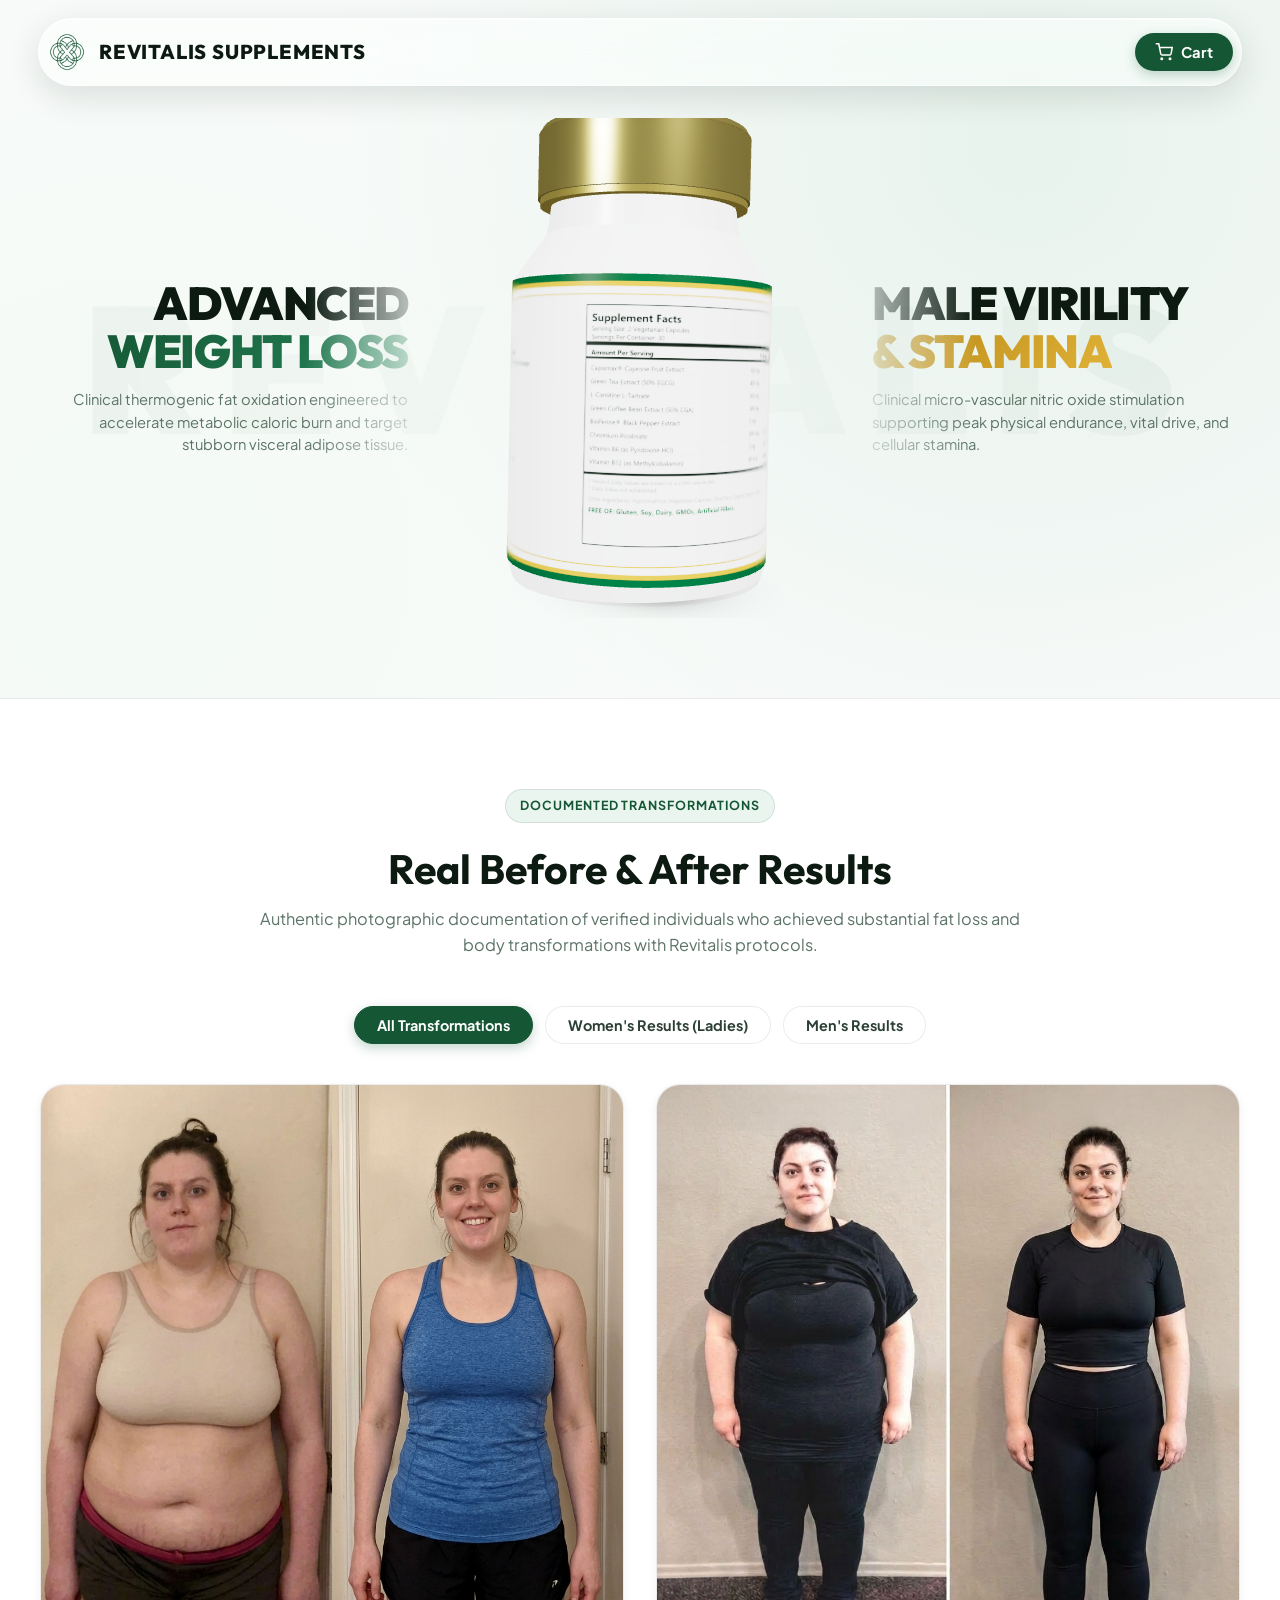
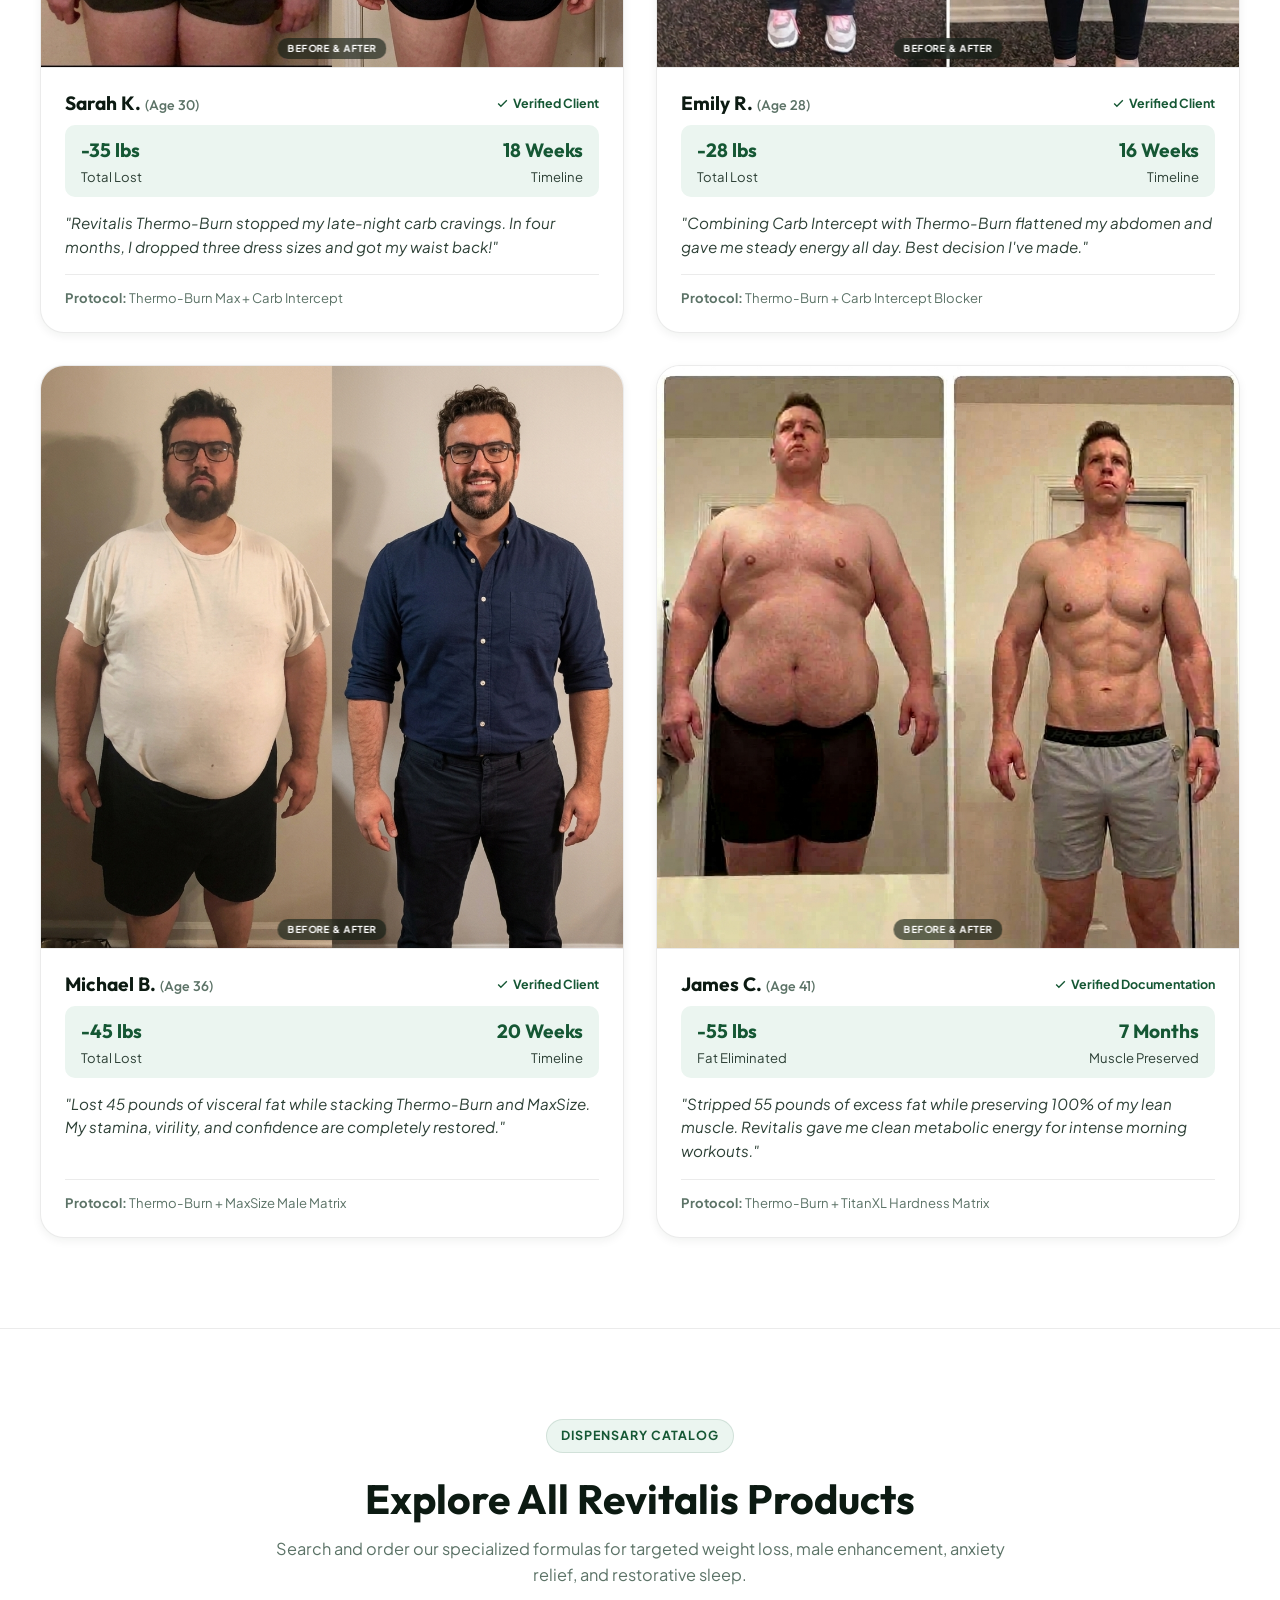
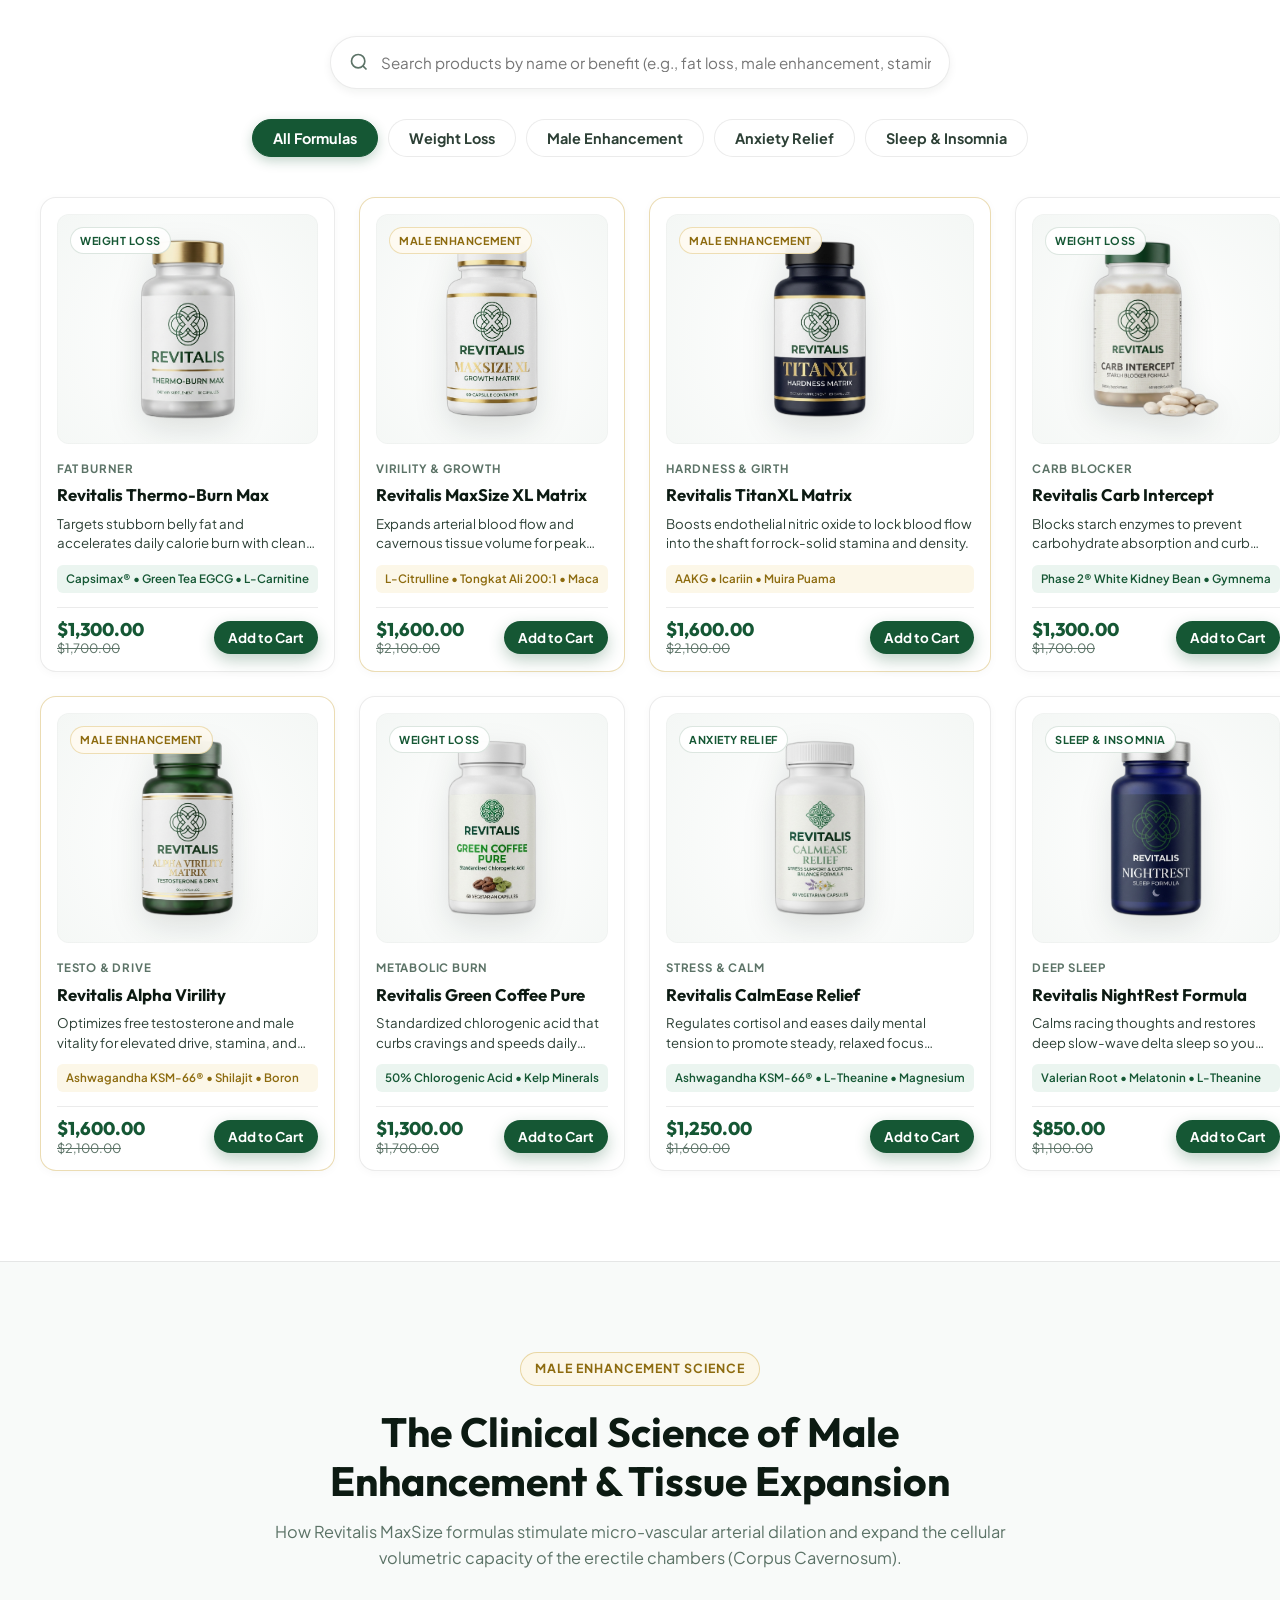
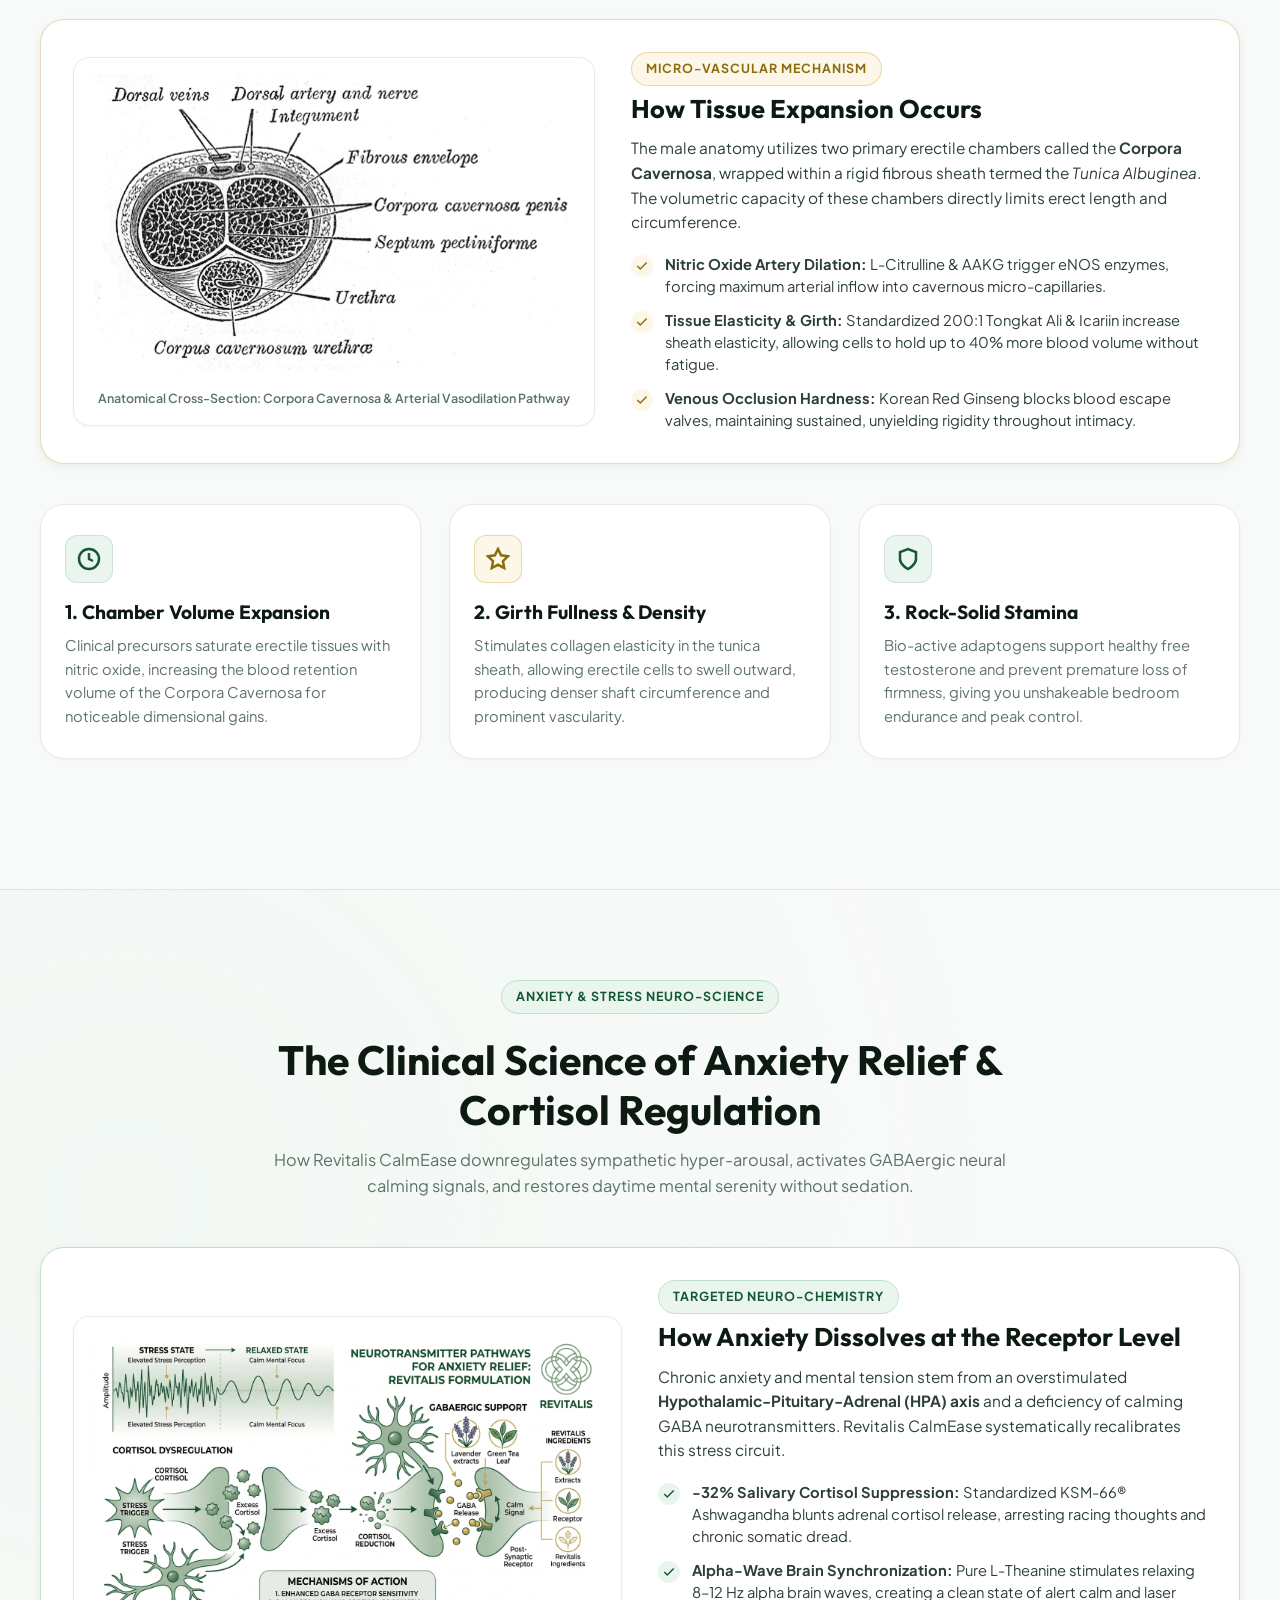
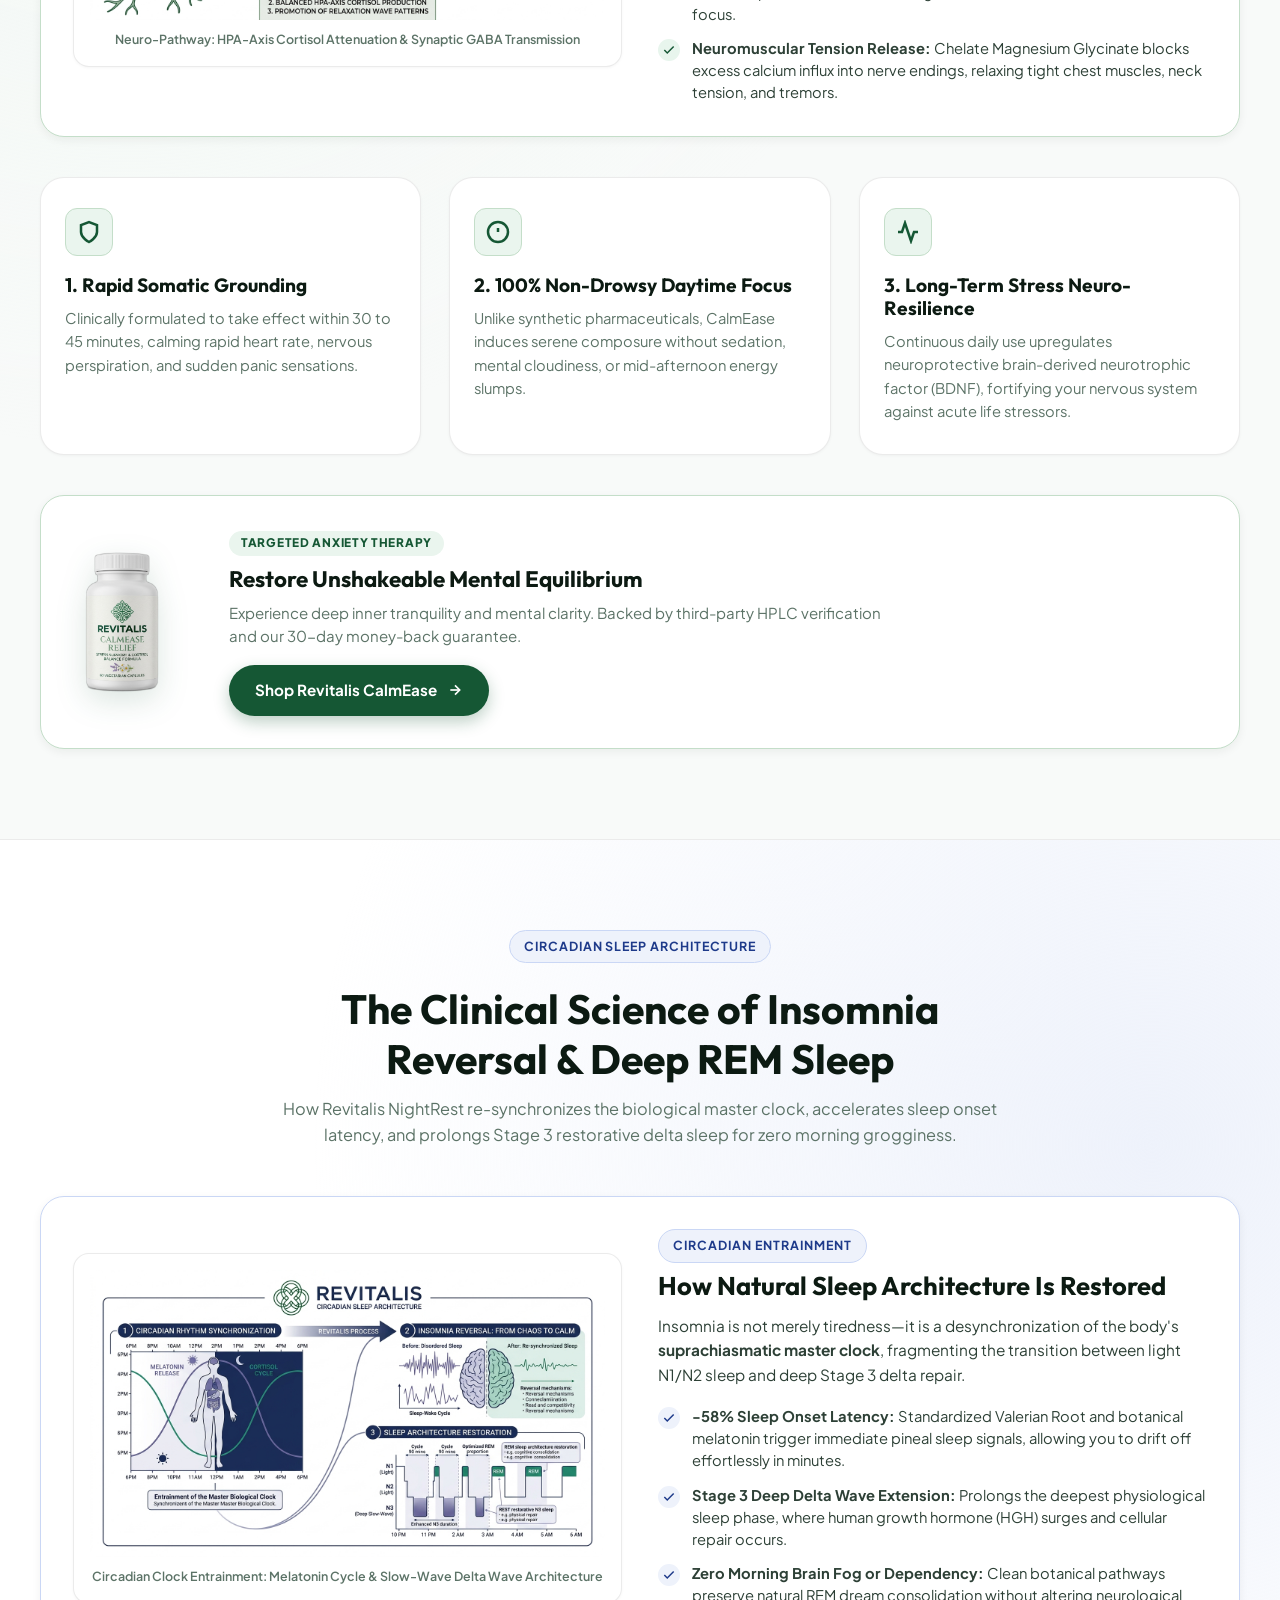
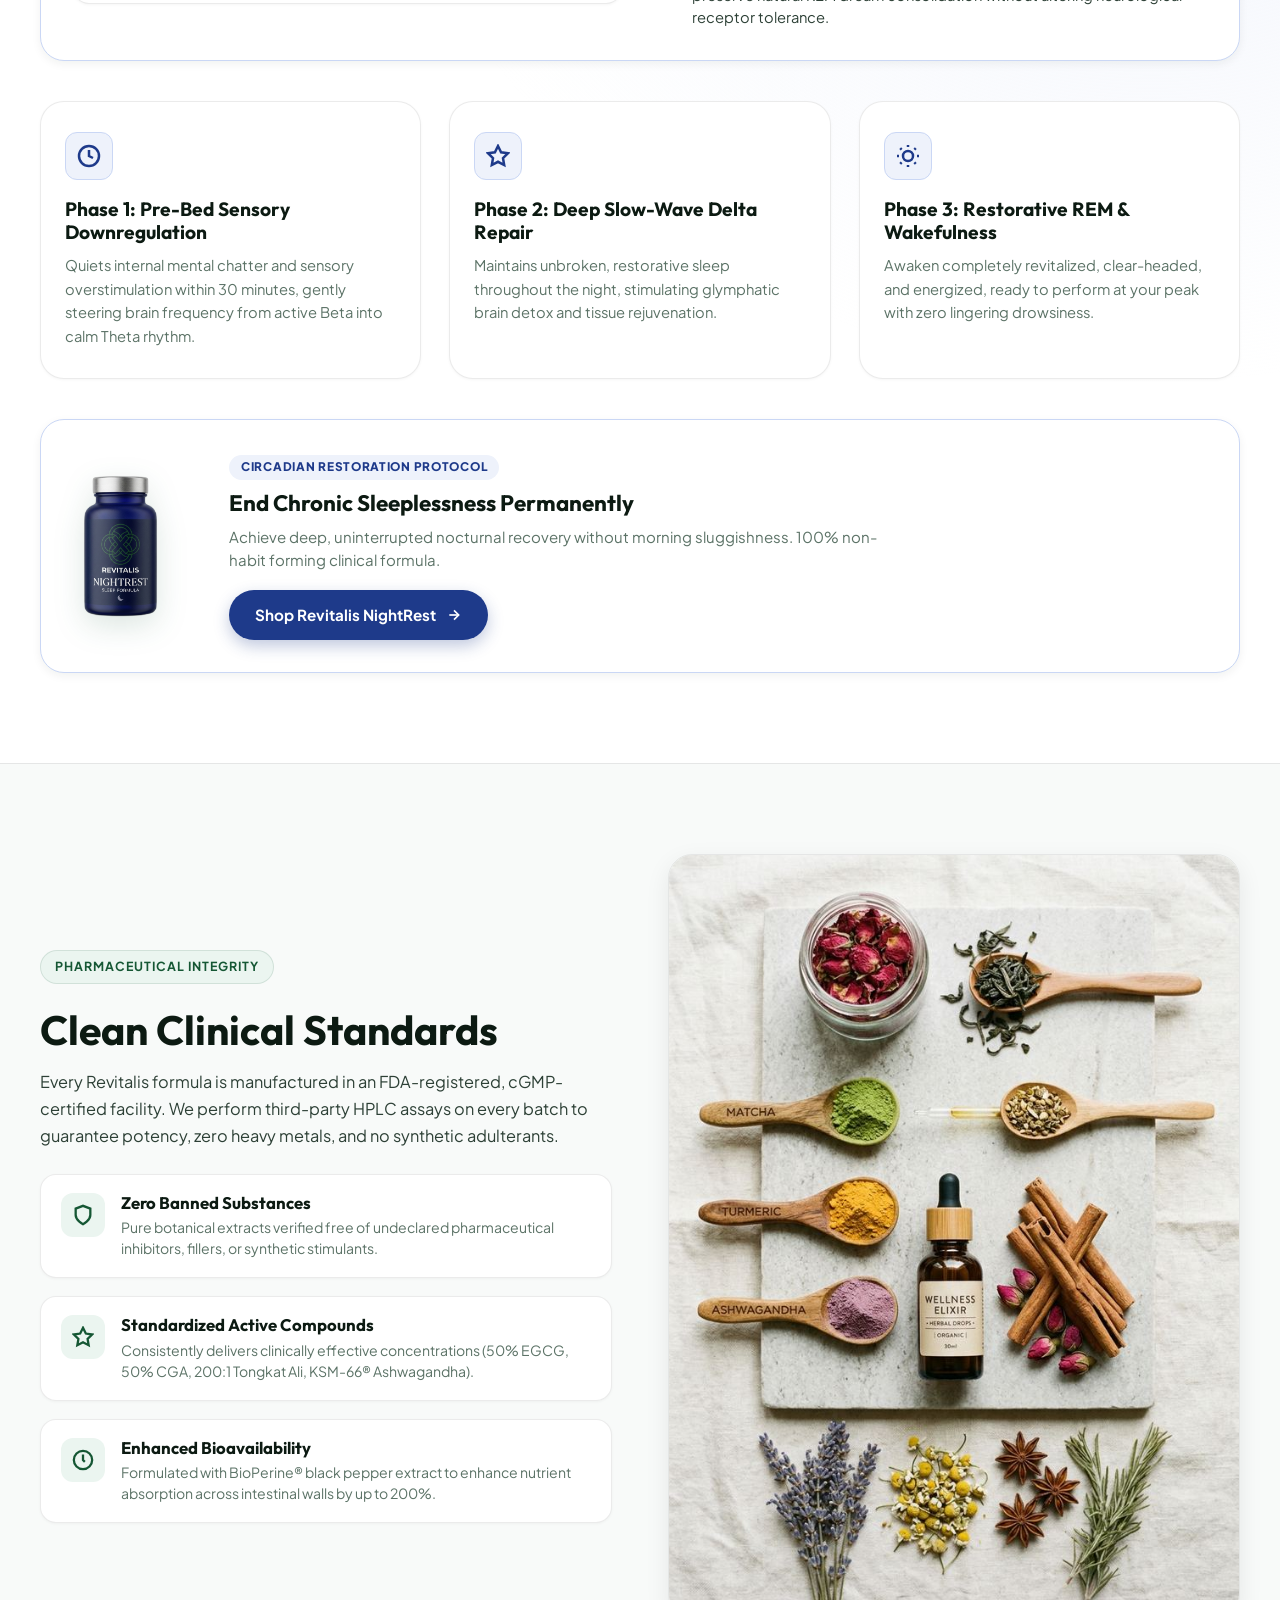
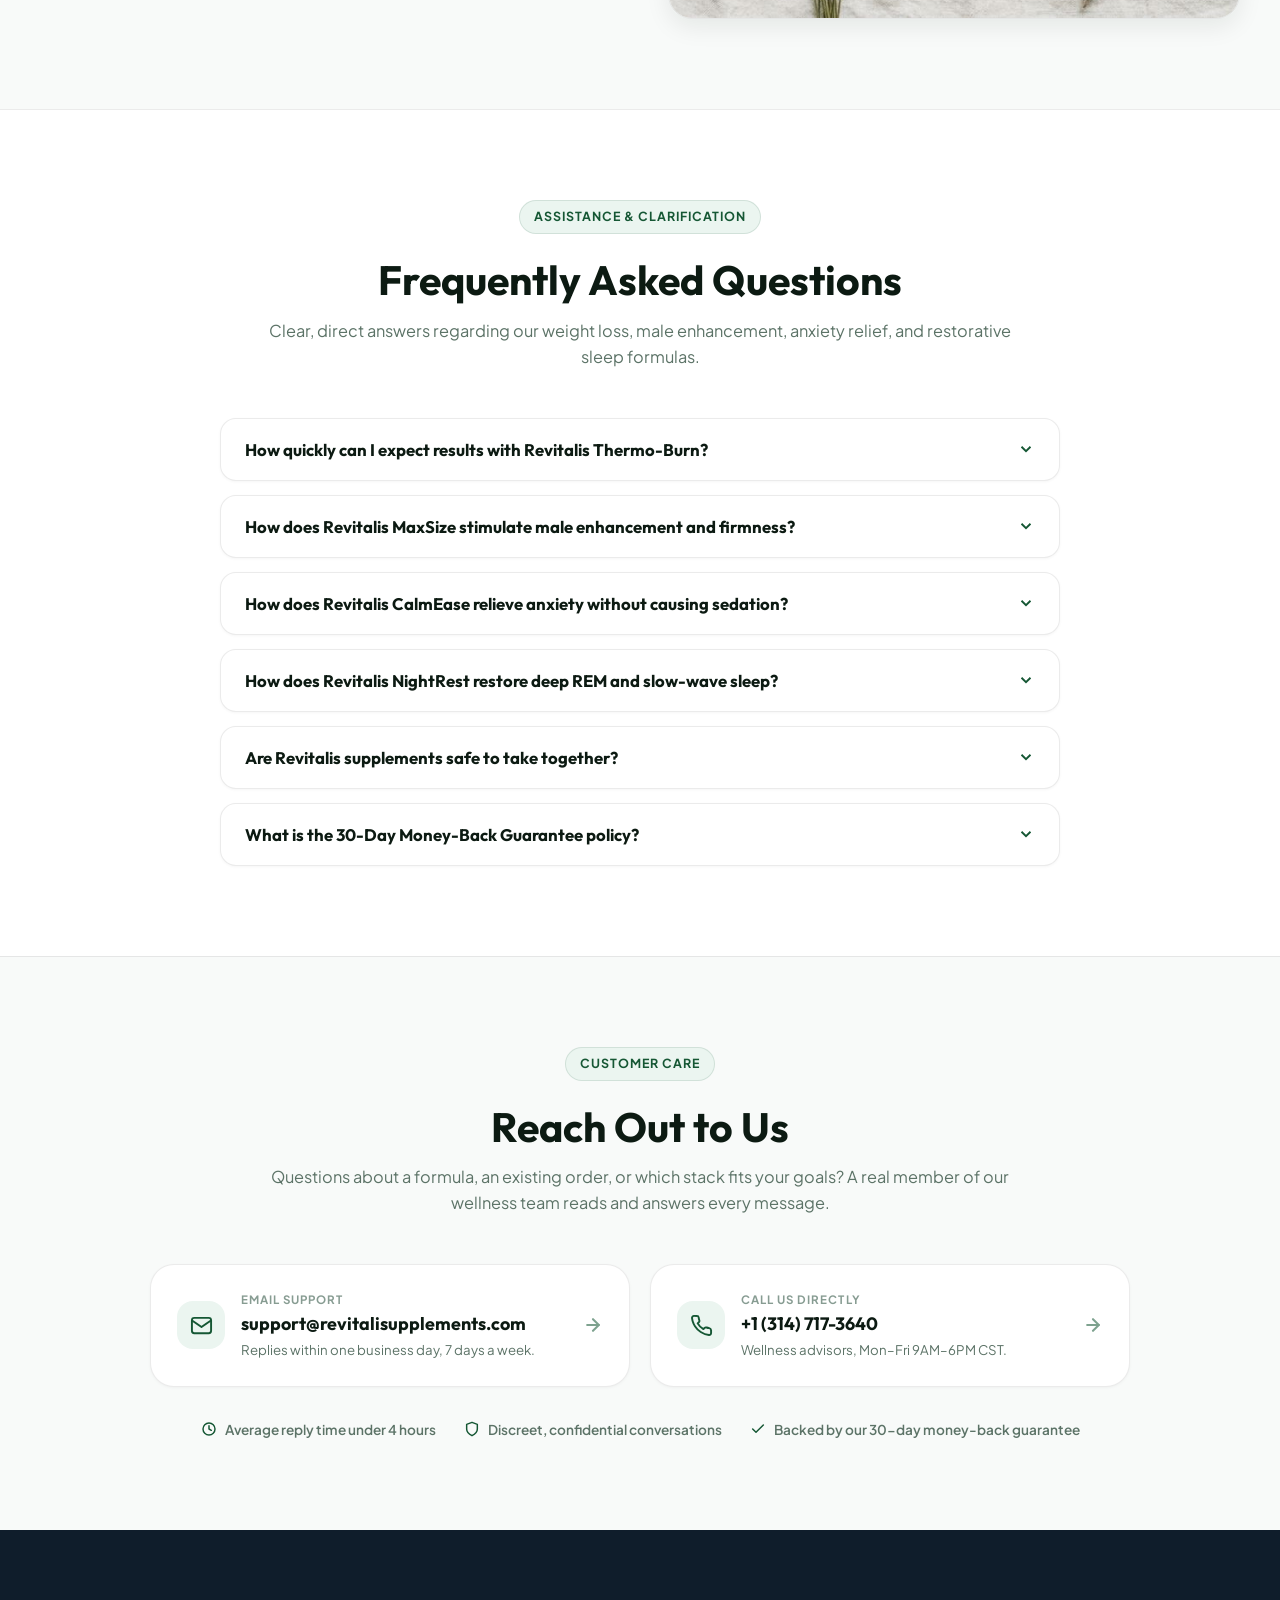
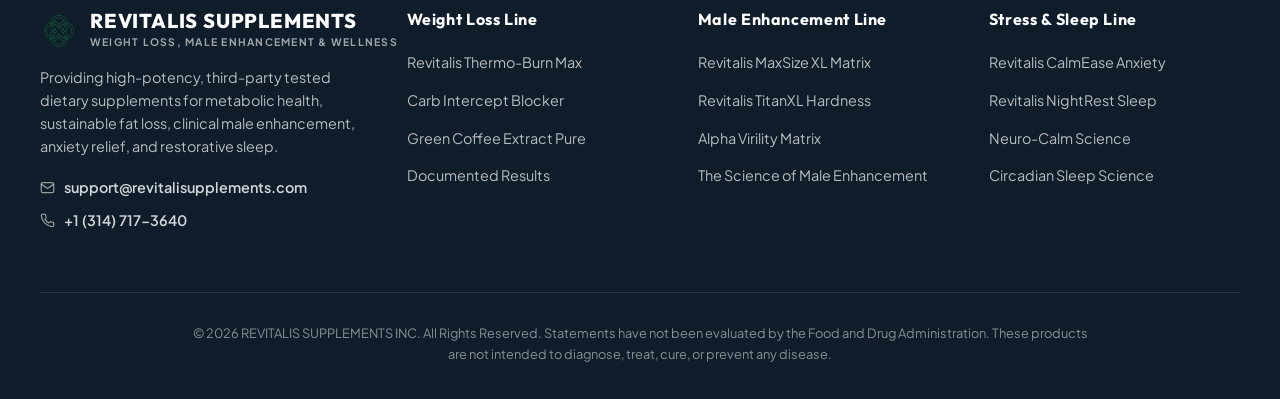
<file: product.html>
<!DOCTYPE html>
<html lang="en">
<head>
  <meta charset="UTF-8">
  <meta name="viewport" content="width=device-width, initial-scale=1.0, maximum-scale=5.0, viewport-fit=cover">
  <title id="pdPageTitle">Product Details | Revitalis Supplements</title>
  <meta name="description" id="pdPageDescription" content="See what this Revitalis formula helps with, how it works, and how to use it.">

  <link rel="preconnect" href="https://fonts.googleapis.com">
  <link rel="preconnect" href="https://fonts.gstatic.com" crossorigin>
  <link href="https://fonts.googleapis.com/css2?family=Outfit:wght@400;500;600;700;800&family=Plus+Jakarta+Sans:wght@400;500;600;700&display=swap" rel="stylesheet">

  <link rel="stylesheet" href="styles.css">
</head>
<body>

  <!-- ===================================================================
       SITE HEADER
       =================================================================== -->
  <header class="site-header" id="siteHeader">
    <div class="container header-inner">
      <a href="index.html" class="brand-logo" aria-label="Revitalis Supplements Home">
        <img src="assets/images/revitalis_logo.png" alt="Revitalis Supplements Emblem" class="brand-logo-img">
        <div class="brand-text">
          <span class="brand-name">REVITALIS SUPPLEMENTS</span>
        </div>
      </a>

      <div class="header-nav-group">
        <a href="index.html#catalog" class="header-cart-btn" aria-label="Shopping Cart">
          <span class="icon-svg" style="width: 18px; height: 18px;">
            <svg viewBox="0 0 24 24" fill="none" stroke="currentColor" stroke-width="2">
              <circle cx="9" cy="21" r="1"></circle>
              <circle cx="20" cy="21" r="1"></circle>
              <path d="M1 1h4l2.68 13.39a2 2 0 0 0 2 1.61h9.72a2 2 0 0 0 2-1.61L23 6H6"></path>
            </svg>
          </span>
          <span class="header-cart-label">Cart</span>
          <span class="header-cart-badge cart-count-badge" id="cartCount" style="display:none;"></span>
        </a>
      </div>
    </div>
  </header>

  <main>
    <section class="product-detail-section">
      <div class="container">

        <a href="index.html#catalog" class="back-to-shop-link">
          <span class="icon-svg" style="width: 16px; height: 16px;">
            <svg viewBox="0 0 24 24" fill="none" stroke="currentColor" stroke-width="2.5"><polyline points="15 18 9 12 15 6"></polyline></svg>
          </span>
          Back to All Products
        </a>

        <div class="product-detail-grid">
          <div class="product-detail-media">
            <span class="card-category-badge" id="pdCategoryBadge"></span>
            <img id="pdImage" src="" alt="" loading="eager">
          </div>

          <div class="product-detail-info">
            <span class="catalog-cat-name" id="pdCatName"></span>
            <h1 id="pdName"></h1>

            <div class="catalog-rating-compact" id="pdRatingRow">
              <svg viewBox="0 0 24 24"><path d="M12 17.27L18.18 21l-1.64-7.03L22 9.24l-7.19-.61L12 2 9.19 8.63 2 9.24l5.46 4.73L5.82 21z"/></svg>
              <svg viewBox="0 0 24 24"><path d="M12 17.27L18.18 21l-1.64-7.03L22 9.24l-7.19-.61L12 2 9.19 8.63 2 9.24l5.46 4.73L5.82 21z"/></svg>
              <svg viewBox="0 0 24 24"><path d="M12 17.27L18.18 21l-1.64-7.03L22 9.24l-7.19-.61L12 2 9.19 8.63 2 9.24l5.46 4.73L5.82 21z"/></svg>
              <svg viewBox="0 0 24 24"><path d="M12 17.27L18.18 21l-1.64-7.03L22 9.24l-7.19-.61L12 2 9.19 8.63 2 9.24l5.46 4.73L5.82 21z"/></svg>
              <svg viewBox="0 0 24 24"><path d="M12 17.27L18.18 21l-1.64-7.03L22 9.24l-7.19-.61L12 2 9.19 8.63 2 9.24l5.46 4.73L5.82 21z"/></svg>
              <span id="pdRatingText"></span>
            </div>

            <p class="product-detail-lead" id="pdDescription"></p>

            <div class="product-detail-price-row">
              <span class="catalog-price-num" id="pdPrice"></span>
              <span class="catalog-oldprice-num" id="pdOldPrice"></span>
            </div>

            <button type="button" class="btn btn-primary btn-lg" id="pdAddToCart">
              Add to Cart
              <span class="icon-svg" style="width: 16px; height: 16px;">
                <svg viewBox="0 0 24 24" fill="none" stroke="currentColor" stroke-width="2.5"><line x1="5" y1="12" x2="19" y2="12"></line><polyline points="12 5 19 12 12 19"></polyline></svg>
              </span>
            </button>
          </div>
        </div>

        <div class="pd-simple-sections">
          <div class="pd-simple-block">
            <h2>
              <span class="icon-svg" style="width: 20px; height: 20px;">
                <svg viewBox="0 0 24 24" fill="none" stroke="currentColor" stroke-width="2.5"><circle cx="12" cy="12" r="10"></circle><line x1="12" y1="8" x2="12" y2="12"></line><line x1="12" y1="16" x2="12.01" y2="16"></line></svg>
              </span>
              The Problem It Solves
            </h2>
            <p id="pdProblem"></p>
          </div>

          <div class="pd-simple-block">
            <h2>
              <span class="icon-svg" style="width: 20px; height: 20px;">
                <svg viewBox="0 0 24 24" fill="none" stroke="currentColor" stroke-width="2.5"><polyline points="20 6 9 17 4 12"></polyline></svg>
              </span>
              Why It Helps
            </h2>
            <ul class="pd-benefits-list" id="pdBenefits"></ul>
          </div>

          <div class="pd-simple-block">
            <h2>
              <span class="icon-svg" style="width: 20px; height: 20px;">
                <svg viewBox="0 0 24 24" fill="none" stroke="currentColor" stroke-width="2.5"><circle cx="12" cy="12" r="10"></circle><polyline points="12 6 12 12 16 14"></polyline></svg>
              </span>
              How to Use
            </h2>
            <p id="pdHowToUse"></p>
          </div>

          <div class="pd-simple-block">
            <h2>
              <span class="icon-svg" style="width: 20px; height: 20px;">
                <svg viewBox="0 0 24 24" fill="none" stroke="currentColor" stroke-width="2.5"><path d="M12 22s8-4 8-10V5l-8-3-8 3v7c0 6 8 10 8 10z"></path></svg>
              </span>
              Ingredients
            </h2>
            <ul class="pd-ingredients-list" id="pdIngredients"></ul>
          </div>
        </div>

        <div class="pd-cta-band">
          <a href="index.html#catalog" class="btn btn-outline">
            View All Products
            <span class="icon-svg" style="width: 16px; height: 16px;">
              <svg viewBox="0 0 24 24" fill="none" stroke="currentColor" stroke-width="2.5"><line x1="5" y1="12" x2="19" y2="12"></line><polyline points="12 5 19 12 12 19"></polyline></svg>
            </span>
          </a>
        </div>

      </div>
    </section>
  </main>

  <!-- ===================================================================
       FOOTER
       =================================================================== -->
  <footer class="site-footer">
    <div class="container">
      <div class="footer-top-grid">

        <div class="footer-brand-col">
          <a href="index.html" class="brand-logo">
            <img src="assets/images/revitalis_logo.png" alt="Revitalis Supplements Emblem" class="brand-logo-img" style="width: 38px; height: 38px;" loading="lazy">
            <div class="brand-text">
              <span class="brand-name" style="color: #FFFFFF;">REVITALIS SUPPLEMENTS</span>
              <span class="brand-tagline" style="color: rgba(255,255,255,0.6);">Weight Loss, Male Enhancement &amp; Wellness</span>
            </div>
          </a>
          <p style="color: rgba(255,255,255,0.7); font-size: 0.9rem; margin-top: 15px; line-height: 1.6;">
            Providing high-potency, third-party tested dietary supplements for metabolic health, sustainable fat loss, clinical male enhancement, anxiety relief, and restorative sleep.
          </p>
        </div>

        <div class="footer-links-col">
          <h4>Weight Loss Line</h4>
          <ul>
            <li><a href="product.html?id=thermo-burn">Revitalis Thermo-Burn Max</a></li>
            <li><a href="product.html?id=carb-intercept">Carb Intercept Blocker</a></li>
            <li><a href="product.html?id=green-coffee">Green Coffee Extract Pure</a></li>
          </ul>
        </div>

        <div class="footer-links-col">
          <h4>Male Enhancement Line</h4>
          <ul>
            <li><a href="product.html?id=revitalis-maxsize">Revitalis MaxSize XL Matrix</a></li>
            <li><a href="product.html?id=titan-xl">Revitalis TitanXL Hardness</a></li>
            <li><a href="product.html?id=alpha-virility">Alpha Virility Matrix</a></li>
          </ul>
        </div>

        <div class="footer-links-col">
          <h4>Stress &amp; Sleep Line</h4>
          <ul>
            <li><a href="product.html?id=calmease">Revitalis CalmEase Anxiety</a></li>
            <li><a href="product.html?id=nightrest">Revitalis NightRest Sleep</a></li>
          </ul>
        </div>

      </div>

      <div class="footer-bottom-row">
        <p>&copy; 2026 REVITALIS SUPPLEMENTS INC. All Rights Reserved. Statements have not been evaluated by the Food and Drug Administration. These products are not intended to diagnose, treat, cure, or prevent any disease.</p>
      </div>
    </div>
  </footer>

  <div class="toast-stack" id="toastStack" aria-live="polite"></div>

  <script src="assets/js/products-data.js"></script>
  <script src="assets/js/product.js"></script>

  <!--Start of Tawk.to Script-->
  <script type="text/javascript">
  var Tawk_API=Tawk_API||{}, Tawk_LoadStart=new Date();
  (function(){
  var s1=document.createElement("script"),s0=document.getElementsByTagName("script")[0];
  s1.async=true;
  s1.src='https://embed.tawk.to/6aa19ced4bac3434419427c2/1k23kq0ml';
  s1.charset='UTF-8';
  s1.setAttribute('crossorigin','*');
  s0.parentNode.insertBefore(s1,s0);
  })();
  </script>
  <!--End of Tawk.to Script-->
</body>
</html>
</file>
<file: styles.css>
/* ===================================================================
   REVITALIS SUPPLEMENTS - OFFICIAL DESIGN SYSTEM & STYLESHEET
   100% Clean Code - Pure Vector SVGs - Zero Emojis
   Fully Mobile Responsive - Light Minimalist Aesthetic
   =================================================================== */

:root {
  /* Brand Colors */
  --primary: #155734;
  --primary-hover: #0F4226;
  --primary-light: #25855A;
  --primary-tint: #EBF5F0;
  --primary-soft: #F4FAF6;
  
  --brand-navy: #0F1D2B;
  --brand-gold: #C59B27;
  --brand-gold-soft: #FCF7E8;
  --brand-gold-hover: #D4A934;
  
  --bg-page: #F8FAF9;
  --bg-surface: #FFFFFF;
  --bg-surface-translucent: rgba(255, 255, 255, 0.95);
  --bg-muted: #F0F4F2;
  --bg-dark: #0D1812;
  
  --text-headline: #0C1A12;
  --text-body: #2D4036;
  --text-muted: #5C7367;
  --text-light: #879C92;
  --text-inverse: #FFFFFF;

  /* Borders & Dividers */
  --border-subtle: rgba(21, 87, 52, 0.12);
  --border-light: rgba(0, 0, 0, 0.08);
  --border-gold: rgba(197, 155, 39, 0.35);

  /* Elevation Shadows */
  --shadow-xs: 0 1px 3px rgba(12, 26, 18, 0.04);
  --shadow-sm: 0 3px 10px rgba(12, 26, 18, 0.06);
  --shadow-md: 0 8px 24px rgba(12, 26, 18, 0.08);
  --shadow-lg: 0 18px 40px rgba(12, 26, 18, 0.12);

  /* Typography */
  --font-heading: 'Outfit', -apple-system, BlinkMacSystemFont, 'Segoe UI', Roboto, sans-serif;
  --font-body: 'Plus Jakarta Sans', -apple-system, BlinkMacSystemFont, 'Segoe UI', Roboto, sans-serif;

  /* Layout Constants */
  --max-w: 1240px;
  --header-h: 68px;
  --header-gap: 18px;
  --radius-xs: 6px;
  --radius-sm: 10px;
  --radius-md: 16px;
  --radius-lg: 24px;
  --radius-pill: 9999px;

  /* Fluid Motion */
  --ease-spring: cubic-bezier(0.16, 1, 0.3, 1);
  --trans-fast: 160ms var(--ease-spring);
  --trans-base: 260ms var(--ease-spring);
  --trans-smooth: 400ms var(--ease-spring);
}

/* ===================================================================
   BASE & RESET
   =================================================================== */
*, *::before, *::after {
  box-sizing: border-box;
  margin: 0;
  padding: 0;
}

html {
  scroll-behavior: smooth;
  font-size: 16px;
  -webkit-font-smoothing: antialiased;
  -moz-osx-font-smoothing: grayscale;
}

body {
  font-family: var(--font-body);
  background-color: var(--bg-page);
  color: var(--text-body);
  line-height: 1.6;
  overflow-x: hidden;
  position: relative;
}

img {
  max-width: 100%;
  height: auto;
  display: block;
}

button, input, select, textarea {
  font-family: inherit;
  font-size: inherit;
  border: none;
  outline: none;
}

a:focus-visible,
button:focus-visible,
input:focus-visible,
select:focus-visible,
textarea:focus-visible,
[tabindex]:focus-visible {
  outline: 2.5px solid var(--primary);
  outline-offset: 2px;
  border-radius: var(--radius-xs);
}

section[id] {
  scroll-margin-top: calc(var(--header-h) + 16px);
}

@media (prefers-reduced-motion: reduce) {
  *, *::before, *::after {
    animation-duration: 0.01ms !important;
    animation-iteration-count: 1 !important;
    transition-duration: 0.01ms !important;
    scroll-behavior: auto !important;
  }
}

button {
  cursor: pointer;
  background: none;
}

a {
  color: inherit;
  text-decoration: none;
  transition: color var(--trans-fast);
}

/* Typography Scale */
h1, h2, h3, h4, h5, h6 {
  font-family: var(--font-heading);
  color: var(--text-headline);
  font-weight: 700;
  line-height: 1.2;
}

.container {
  width: 100%;
  max-width: var(--max-w);
  margin-left: auto;
  margin-right: auto;
  padding-left: 20px;
  padding-right: 20px;
  /* viewport-fit=cover lets the page run under the notch in landscape. */
  padding-left: calc(20px + env(safe-area-inset-left, 0px));
  padding-right: calc(20px + env(safe-area-inset-right, 0px));
}

/* Vector SVG Icon System */
.icon-svg {
  display: inline-flex;
  align-items: center;
  justify-content: center;
  flex-shrink: 0;
  vertical-align: middle;
}

.icon-svg svg {
  width: 100%;
  height: 100%;
}

.star-rating-box {
  display: inline-flex;
  align-items: center;
  gap: 3px;
  color: #D4A017;
}

.star-rating-box svg {
  width: 16px;
  height: 16px;
  fill: #D4A017;
}

/* Pill Eyebrows */
.eyebrow-tag {
  display: inline-flex;
  align-items: center;
  gap: 8px;
  background: var(--primary-tint);
  border: 1px solid var(--border-subtle);
  color: var(--primary);
  font-weight: 700;
  font-size: 0.78rem;
  padding: 6px 14px;
  border-radius: var(--radius-pill);
  text-transform: uppercase;
  letter-spacing: 0.08em;
  margin-bottom: 14px;
}

.eyebrow-tag.gold {
  background: var(--brand-gold-soft);
  color: #8D6B0F;
  border-color: var(--border-gold);
}

/* Buttons */
.btn {
  display: inline-flex;
  align-items: center;
  justify-content: center;
  gap: 10px;
  font-weight: 700;
  font-size: 0.95rem;
  padding: 13px 26px;
  border-radius: var(--radius-pill);
  transition: all var(--trans-base);
  text-decoration: none;
  cursor: pointer;
}

.btn-primary {
  background: var(--primary);
  color: #FFFFFF;
  box-shadow: 0 6px 16px rgba(21, 87, 52, 0.28);
}

.btn-primary:hover {
  background: var(--primary-hover);
  transform: translateY(-2px);
  box-shadow: 0 10px 22px rgba(21, 87, 52, 0.35);
}

.btn-outline {
  background: transparent;
  color: var(--primary);
  border: 1.5px solid var(--primary);
}

.btn-outline:hover {
  background: var(--primary-tint);
  transform: translateY(-2px);
}

.btn-sm {
  padding: 8px 16px;
  font-size: 0.85rem;
}

.btn-lg {
  padding: 16px 34px;
  font-size: 1.05rem;
  width: 100%;
}

@media (min-width: 481px) {
  .btn-lg {
    width: auto;
  }
}

/* Section Centered Headers */
.section-head-center {
  text-align: center;
  max-width: 760px;
  margin: 0 auto 48px;
}

.section-head-center h2 {
  font-size: clamp(2rem, 3.2vw, 2.7rem);
  margin-top: 8px;
  margin-bottom: 12px;
}

.section-head-center p {
  font-size: 1.02rem;
  color: var(--text-muted);
}

/* ===================================================================
   SITE HEADER (100% Mobile Responsive - Home & Cart Only)
   =================================================================== */
.site-header {
  position: fixed;
  top: var(--header-gap);
  left: var(--header-gap);
  right: var(--header-gap);
  top: calc(var(--header-gap) + env(safe-area-inset-top, 0px));
  left: calc(var(--header-gap) + env(safe-area-inset-left, 0px));
  right: calc(var(--header-gap) + env(safe-area-inset-right, 0px));
  max-width: calc(var(--max-w) - (var(--header-gap) * 2));
  margin: 0 auto;
  height: var(--header-h);
  z-index: 1000;
  border-radius: var(--radius-pill);
  background: rgba(255, 255, 255, 0.5);
  backdrop-filter: blur(22px) saturate(180%);
  -webkit-backdrop-filter: blur(22px) saturate(180%);
  border: 1px solid rgba(255, 255, 255, 0.6);
  box-shadow: 0 10px 34px rgba(12, 26, 18, 0.12), inset 0 1px 0 rgba(255, 255, 255, 0.7);
  transition: all var(--trans-base);
}

.site-header.scrolled {
  background: rgba(255, 255, 255, 0.72);
  box-shadow: 0 12px 36px rgba(12, 26, 18, 0.16), inset 0 1px 0 rgba(255, 255, 255, 0.8);
}

.header-inner {
  display: flex;
  align-items: center;
  justify-content: space-between;
  height: 100%;
  gap: 16px;
  padding-left: 8px;
  padding-right: 8px;
}

.brand-logo {
  display: flex;
  align-items: center;
  gap: 12px;
  min-width: 0;
}

.brand-logo-img {
  width: 40px;
  height: 42px;
  object-fit: contain;
  flex-shrink: 0;
  transition: transform var(--trans-base);
}

.brand-logo:hover .brand-logo-img {
  transform: rotate(-6deg) scale(1.06);
}

.brand-text {
  display: flex;
  flex-direction: column;
  min-width: 0;
}

.brand-name {
  font-family: var(--font-heading);
  font-weight: 800;
  font-size: 1.25rem;
  letter-spacing: 0.04em;
  color: var(--text-headline);
  line-height: 1.1;
  white-space: nowrap;
}

.brand-tagline {
  font-size: 0.65rem;
  text-transform: uppercase;
  letter-spacing: 0.12em;
  color: var(--primary);
  font-weight: 700;
  margin-top: 2px;
  white-space: nowrap;
}

.header-nav-group {
  display: flex;
  align-items: center;
  gap: 16px;
  flex-shrink: 0;
}

.header-nav-group .nav-link {
  font-size: 0.96rem;
  font-weight: 700;
  color: var(--text-headline);
  padding: 8px 14px;
  border-radius: var(--radius-pill);
  transition: all var(--trans-fast);
}

.header-nav-group .nav-link:hover,
.header-nav-group .nav-link.active {
  color: var(--primary);
  background: var(--primary-tint);
}

.header-cart-btn {
  display: inline-flex;
  align-items: center;
  gap: 8px;
  background: var(--primary);
  color: #FFFFFF;
  padding: 10px 20px;
  border-radius: var(--radius-pill);
  font-weight: 700;
  font-size: 0.92rem;
  box-shadow: 0 4px 12px rgba(21, 87, 52, 0.25);
  transition: all var(--trans-base);
  position: relative;
  cursor: pointer;
  white-space: nowrap;
}

.header-cart-btn:hover {
  background: var(--primary-hover);
  transform: translateY(-1px);
  box-shadow: 0 6px 16px rgba(21, 87, 52, 0.35);
}

.header-cart-badge {
  background: #FFFFFF;
  color: var(--primary);
  font-size: 0.72rem;
  font-weight: 800;
  min-width: 20px;
  height: 20px;
  padding: 0 6px;
  border-radius: 10px;
  display: inline-flex;
  align-items: center;
  justify-content: center;
  transition: all var(--trans-fast);
}

.header-cart-badge:empty,
.header-cart-badge[data-count="0"] {
  display: none !important;
}

/* ===================================================================
   HERO SECTION
   =================================================================== */
.hero-section {
  padding-top: calc(var(--header-h) + 40px);
  padding-bottom: 70px;
  background: radial-gradient(circle at 80% 20%, #E8F3ED 0%, transparent 60%),
              radial-gradient(circle at 10% 80%, #F4FAF6 0%, transparent 50%),
              var(--bg-page);
  position: relative;
  overflow: hidden;
}

.hero-grid {
  display: grid;
  grid-template-columns: 1.15fr 0.85fr;
  align-items: center;
  gap: 48px;
}

.hero-poster-content {
  display: flex;
  flex-direction: column;
  align-items: center;
  text-align: center;
}

.hero-poster-stack {
  position: relative;
  display: flex;
  align-items: center;
  justify-content: center;
  width: 100%;
  max-width: 1240px;
  margin: 0 auto;
  gap: 24px;
  min-height: 520px;
}

/* Background Brand Watermark with Center Mask Fade */
.hero-backdrop-watermark {
  position: absolute;
  inset: 0;
  display: flex;
  align-items: center;
  justify-content: center;
  pointer-events: none;
  z-index: 1;
  overflow: hidden;
  -webkit-mask-image: radial-gradient(ellipse at center, rgba(0,0,0,0.15) 0%, rgba(0,0,0,0.7) 48%, rgba(0,0,0,1) 85%);
  mask-image: radial-gradient(ellipse at center, rgba(0,0,0,0.15) 0%, rgba(0,0,0,0.7) 48%, rgba(0,0,0,1) 85%);
}

.hero-backdrop-watermark span {
  font-family: var(--font-heading);
  font-size: clamp(4.5rem, 14vw, 12rem);
  font-weight: 900;
  letter-spacing: 0.12em;
  color: rgba(21, 87, 52, 0.048);
  text-transform: uppercase;
  user-select: none;
}

/* Hero Flanking Wings */
.hero-wing {
  position: relative;
  z-index: 2;
  flex: 1;
  min-width: 0;
  max-width: 380px;
  display: flex;
  flex-direction: column;
  gap: 12px;
  transition: opacity 0.3s ease;
}

/* Left Wing: Advanced Lipolytic Weight Loss (Fades toward bottle) */
.hero-wing-left {
  align-items: flex-end;
  text-align: right;
  padding-right: 12px;
  -webkit-mask-image: linear-gradient(to right, rgba(0,0,0,1) 0%, rgba(0,0,0,1) 70%, rgba(0,0,0,0.18) 100%);
  mask-image: linear-gradient(to right, rgba(0,0,0,1) 0%, rgba(0,0,0,1) 70%, rgba(0,0,0,0.18) 100%);
}

/* Right Wing: Clinical Male Virility & Stamina (Fades away from bottle) */
.hero-wing-right {
  align-items: flex-start;
  text-align: left;
  padding-left: 12px;
  -webkit-mask-image: linear-gradient(to right, rgba(0,0,0,0.18) 0%, rgba(0,0,0,1) 30%, rgba(0,0,0,1) 100%);
  mask-image: linear-gradient(to right, rgba(0,0,0,0.18) 0%, rgba(0,0,0,1) 30%, rgba(0,0,0,1) 100%);
}

.hero-wing-headline {
  font-family: var(--font-heading);
  font-size: clamp(2.1rem, 3.6vw, 3.4rem);
  font-weight: 900;
  letter-spacing: -0.03em;
  line-height: 1.04;
  text-transform: uppercase;
  color: var(--text-headline);
  margin-bottom: 0;
}

.hero-wing-headline .highlight-emerald {
  color: var(--primary);
  background: linear-gradient(135deg, #155734 0%, #25855A 100%);
  -webkit-background-clip: text;
  -webkit-text-fill-color: transparent;
}

.hero-wing-headline .highlight-gold {
  color: var(--brand-gold);
  background: linear-gradient(135deg, #B58816 0%, #E2B338 100%);
  -webkit-background-clip: text;
  -webkit-text-fill-color: transparent;
}

.hero-wing-desc {
  font-size: clamp(0.92rem, 1.15vw, 1.04rem);
  color: var(--text-muted);
  line-height: 1.55;
  max-width: 100%;
  overflow-wrap: break-word;
}

/* Center 3D Interactive Stage */
.hero-poster-image-wrap {
  position: relative;
  z-index: 3;
  width: 100%;
  max-width: 380px;
  height: clamp(420px, 46vw, 500px);
  margin: 0 auto;
  display: flex;
  align-items: center;
  justify-content: center;
  touch-action: pan-y;
  user-select: none;
  flex-shrink: 0;
}

.hero-3d-canvas {
  width: 100% !important;
  height: 100% !important;
  display: block;
  outline: none;
  cursor: grab;
}

.hero-3d-canvas:active {
  cursor: grabbing;
}

.spin-360-hint {
  position: absolute;
  bottom: 8px;
  left: 50%;
  transform: translateX(-50%);
  display: inline-flex;
  align-items: center;
  gap: 6px;
  background: rgba(255, 255, 255, 0.94);
  backdrop-filter: blur(10px);
  border: 1px solid var(--border-light);
  color: var(--primary);
  font-size: 0.76rem;
  font-weight: 700;
  padding: 6px 14px;
  border-radius: var(--radius-pill);
  box-shadow: 0 4px 14px rgba(0, 0, 0, 0.08);
  pointer-events: none;
  transition: opacity 0.4s ease, transform 0.4s ease;
  z-index: 10;
  white-space: nowrap;
}

.spin-360-hint .icon-svg {
  animation: spinSlow 6s linear infinite;
}

@keyframes spinSlow {
  0% { transform: rotate(0deg); }
  100% { transform: rotate(360deg); }
}

.hero-poster-bottle-img {
  width: clamp(190px, 26vw, 300px);
  height: auto;
  display: block;
  margin: 0 auto;
  filter: drop-shadow(0 28px 34px rgba(12, 26, 18, 0.24));
}


.hero-title {
  font-size: clamp(2.4rem, 4.4vw, 3.6rem);
  font-weight: 800;
  letter-spacing: -0.02em;
  line-height: 1.15;
  margin-bottom: 20px;
}

.hero-title .highlight {
  color: var(--primary);
}

.hero-subtitle {
  font-size: 1.12rem;
  color: var(--text-body);
  line-height: 1.65;
  margin-bottom: 30px;
  max-width: 580px;
}

.hero-cta-row {
  display: flex;
  align-items: center;
  justify-content: center;
  gap: 16px;
  flex-wrap: wrap;
  margin-bottom: 40px;
}

.hero-trust-row {
  display: flex;
  align-items: center;
  gap: 28px;
  border-top: 1px solid var(--border-light);
  padding-top: 24px;
  flex-wrap: wrap;
}

.hero-trust-item {
  display: flex;
  align-items: center;
  gap: 10px;
}

.hero-trust-icon {
  width: 36px;
  height: 36px;
  border-radius: 50%;
  background: var(--primary-tint);
  color: var(--primary);
  display: flex;
  align-items: center;
  justify-content: center;
}

.hero-trust-text {
  display: flex;
  flex-direction: column;
}

.hero-trust-text strong {
  font-size: 0.88rem;
  color: var(--text-headline);
}

.hero-trust-text span {
  font-size: 0.78rem;
  color: var(--text-muted);
}

/* Hero Stage / Visual Bottle */
.hero-stage {
  position: relative;
  display: flex;
  justify-content: center;
  align-items: center;
}

.hero-image-frame {
  position: relative;
  z-index: 2;
  border-radius: var(--radius-lg);
  overflow: hidden;
  box-shadow: 0 20px 40px rgba(21, 87, 52, 0.15);
  background: #FFFFFF;
  border: 1px solid var(--border-light);
  max-width: 440px;
  width: 100%;
}

.hero-image-frame img {
  width: 100%;
  height: auto;
  object-fit: cover;
  transition: transform var(--trans-smooth);
}

.hero-image-frame:hover img {
  transform: scale(1.03);
}

.hero-floating-stat {
  position: absolute;
  z-index: 3;
  background: #FFFFFF;
  padding: 12px 18px;
  border-radius: var(--radius-md);
  box-shadow: var(--shadow-md);
  display: flex;
  align-items: center;
  gap: 12px;
  border: 1px solid var(--border-light);
}

.stat-top {
  top: -15px;
  left: -20px;
}

.stat-bottom {
  bottom: -20px;
  right: -20px;
}

.brand-emblem-icon {
  width: 34px;
  height: 34px;
  border-radius: 8px;
  background: var(--primary);
  display: flex;
  align-items: center;
  justify-content: center;
  color: #FFFFFF;
}

.brand-emblem-icon.navy {
  background: var(--brand-navy);
}

/* ===================================================================
   SECTION: REAL TRANSFORMATIONS (2 Female, 2 Male - 4 Cards Total)
   =================================================================== */
.section-transformations {
  padding: 90px 0;
  background: var(--bg-surface);
  border-top: 1px solid var(--border-light);
}

.transformation-filter-bar {
  display: flex;
  align-items: center;
  justify-content: center;
  gap: 12px;
  flex-wrap: wrap;
  margin-bottom: 40px;
}

.trans-filter-btn {
  padding: 9px 22px;
  border-radius: var(--radius-pill);
  font-weight: 700;
  font-size: 0.9rem;
  color: var(--text-body);
  background: #FFFFFF;
  border: 1px solid var(--border-light);
  transition: all var(--trans-fast);
  cursor: pointer;
}

.trans-filter-btn:hover {
  border-color: var(--primary);
  color: var(--primary);
}

.trans-filter-btn.active {
  background: var(--primary);
  color: #FFFFFF;
  border-color: var(--primary);
  box-shadow: 0 4px 12px rgba(21, 87, 52, 0.25);
}

.transformations-grid {
  display: grid;
  grid-template-columns: repeat(2, 1fr);
  gap: 32px;
}

.transformation-card {
  background: #FFFFFF;
  border-radius: var(--radius-lg);
  border: 1px solid var(--border-light);
  overflow: hidden;
  box-shadow: var(--shadow-sm);
  display: flex;
  flex-direction: column;
  transition: transform var(--trans-base), box-shadow var(--trans-base);
}

.transformation-card:hover {
  transform: translateY(-6px);
  box-shadow: var(--shadow-lg);
  border-color: var(--border-subtle);
}

.transformation-card.hidden {
  display: none !important;
}

/* Photo-based transformation card */
.transform-photo-wrap {
  position: relative;
  width: 100%;
  overflow: hidden;
  border-bottom: 1px solid var(--border-light);
}

.transform-photo {
  width: 100%;
  height: auto;
  object-fit: contain;
  display: block;
  transition: transform 0.5s var(--ease-spring);
}

.transformation-card:hover .transform-photo {
  transform: scale(1.02);
}

.transform-photo-label {
  position: absolute;
  bottom: 8px;
  left: 50%;
  transform: translateX(-50%);
  background: rgba(12, 26, 18, 0.60);
  backdrop-filter: blur(4px);
  color: #fff;
  font-size: 0.6rem;
  font-weight: 700;
  letter-spacing: 0.06em;
  text-transform: uppercase;
  padding: 3px 10px;
  border-radius: var(--radius-pill);
  white-space: nowrap;
}

/* Legacy fallback icon layout (not used in current HTML) */
.transform-stat-visual {
  position: relative;
  height: 200px;
  display: flex;
  flex-direction: column;
  align-items: center;
  justify-content: center;
  gap: 14px;
  background: linear-gradient(135deg, var(--primary-tint) 0%, #FFFFFF 100%);
  border-bottom: 1px solid var(--border-light);
}

.transform-stat-visual-icon {
  width: 64px;
  height: 64px;
  border-radius: 50%;
  background: var(--primary);
  color: #FFFFFF;
  display: flex;
  align-items: center;
  justify-content: center;
  box-shadow: 0 10px 24px rgba(21, 87, 52, 0.28);
}

.transform-stat-visual-label {
  font-size: 0.78rem;
  font-weight: 700;
  letter-spacing: 0.08em;
  text-transform: uppercase;
  color: var(--primary);
}

.transform-meta-body {
  padding: 24px;
  display: flex;
  flex-direction: column;
  flex: 1;
}

.client-name-row {
  display: flex;
  align-items: center;
  justify-content: space-between;
  margin-bottom: 10px;
}

.client-name-row h3 {
  font-size: 1.2rem;
}

.client-age {
  font-size: 0.88rem;
  font-weight: 500;
  color: var(--text-muted);
}

.verified-tag {
  display: inline-flex;
  align-items: center;
  gap: 4px;
  font-size: 0.78rem;
  color: var(--primary);
  font-weight: 700;
}

.transform-stat-bar {
  display: flex;
  align-items: center;
  justify-content: space-between;
  background: var(--primary-tint);
  border-radius: var(--radius-sm);
  padding: 10px 16px;
  margin-bottom: 14px;
}

.stat-metric {
  font-size: 0.82rem;
  color: var(--text-body);
}

.stat-metric strong {
  display: block;
  font-size: 1.2rem;
  color: var(--primary);
  font-family: var(--font-heading);
}

.transform-quote {
  font-size: 0.95rem;
  color: var(--text-body);
  line-height: 1.55;
  margin-bottom: 16px;
  font-style: italic;
}

.transform-products-used {
  margin-top: auto;
  font-size: 0.82rem;
  color: var(--text-muted);
  border-top: 1px solid var(--border-light);
  padding-top: 12px;
}

/* ===================================================================
   SECTION: MALE ENHANCEMENT SCIENCE (Minimal Light Theme)
   =================================================================== */
.section-mens-performance {
  padding: 90px 0;
  background: var(--bg-page);
  border-top: 1px solid var(--border-light);
  position: relative;
}

/* Anatomical Diagram Card */
.mens-diagram-card {
  background: #FFFFFF;
  border-radius: var(--radius-lg);
  border: 1.5px solid var(--border-gold);
  box-shadow: var(--shadow-sm);
  display: grid;
  grid-template-columns: 0.95fr 1.05fr;
  align-items: center;
  gap: 36px;
  padding: 32px;
  margin-bottom: 40px;
}

.diagram-visual-col {
  display: flex;
  flex-direction: column;
  align-items: center;
}

.diagram-frame {
  background: #FFFFFF;
  border: 1px solid var(--border-light);
  border-radius: var(--radius-md);
  padding: 16px;
  text-align: center;
  box-shadow: var(--shadow-xs);
  width: 100%;
}

.anatomy-diagram-img {
  max-width: 100%;
  height: auto;
  margin: 0 auto;
  border-radius: var(--radius-xs);
}

.diagram-caption {
  font-size: 0.78rem;
  color: var(--text-muted);
  font-weight: 600;
  margin-top: 10px;
}

.diagram-info-col h3 {
  font-size: 1.6rem;
  margin-bottom: 12px;
}

.diagram-info-col p {
  font-size: 0.96rem;
  color: var(--text-body);
  line-height: 1.6;
  margin-bottom: 18px;
}

.mechanism-checklist {
  list-style: none;
  display: flex;
  flex-direction: column;
  gap: 12px;
}

.mechanism-checklist li {
  display: flex;
  align-items: flex-start;
  gap: 12px;
  font-size: 0.92rem;
  color: var(--text-body);
  line-height: 1.5;
}

.check-icon {
  width: 22px;
  height: 22px;
  border-radius: 50%;
  background: var(--brand-gold-soft);
  color: #8D6B0F;
  display: flex;
  align-items: center;
  justify-content: center;
  flex-shrink: 0;
  margin-top: 2px;
}

.check-icon svg {
  width: 14px;
  height: 14px;
}

/* 3 Pillars Grid */
.mens-science-grid {
  display: grid;
  grid-template-columns: repeat(3, 1fr);
  gap: 28px;
  margin-bottom: 40px;
}

.mens-feature-card {
  background: #FFFFFF;
  border: 1px solid var(--border-light);
  border-radius: var(--radius-lg);
  padding: 30px 24px;
  box-shadow: var(--shadow-xs);
  transition: all var(--trans-base);
}

.mens-feature-card:hover {
  transform: translateY(-5px);
  box-shadow: var(--shadow-md);
  border-color: var(--border-gold);
}

.mens-card-icon {
  width: 48px;
  height: 48px;
  border-radius: 12px;
  background: var(--primary-tint);
  color: var(--primary);
  display: flex;
  align-items: center;
  justify-content: center;
  margin-bottom: 18px;
  border: 1px solid var(--border-subtle);
}

.mens-card-icon.gold {
  background: var(--brand-gold-soft);
  color: #8D6B0F;
  border-color: var(--border-gold);
}

.mens-feature-card h3 {
  font-size: 1.2rem;
  margin-bottom: 10px;
}

.mens-feature-card p {
  font-size: 0.92rem;
  color: var(--text-muted);
  line-height: 1.6;
}

/* Timeline Box */
.mens-timeline-box {
  background: #FFFFFF;
  border: 1.5px solid var(--border-gold);
  border-radius: var(--radius-lg);
  padding: 36px 30px;
  box-shadow: var(--shadow-sm);
}

.timeline-title {
  text-align: center;
  color: var(--text-headline);
  font-size: 1.45rem;
  margin-bottom: 28px;
}

.timeline-steps-grid {
  display: grid;
  grid-template-columns: repeat(3, 1fr);
  gap: 24px;
}

.timeline-step-item {
  background: var(--bg-page);
  border-radius: var(--radius-md);
  padding: 22px;
  border-left: 3.5px solid var(--brand-gold);
  border: 1px solid var(--border-light);
  border-left-width: 4px;
  border-left-color: var(--brand-gold);
}

.step-badge {
  display: inline-block;
  background: var(--brand-gold-soft);
  color: #8D6B0F;
  font-size: 0.74rem;
  font-weight: 800;
  letter-spacing: 0.06em;
  padding: 3px 10px;
  border-radius: var(--radius-pill);
  margin-bottom: 10px;
}

.timeline-step-item h4 {
  font-size: 1.05rem;
  margin-bottom: 8px;
}

.timeline-step-item p {
  font-size: 0.86rem;
  color: var(--text-muted);
  line-height: 1.5;
}

.gold-cta {
  background: linear-gradient(135deg, #C59B27 0%, #A37F1D 100%) !important;
  color: #FFFFFF !important;
  box-shadow: 0 6px 20px rgba(197, 155, 39, 0.35) !important;
}

.gold-cta:hover {
  background: linear-gradient(135deg, #D4A934 0%, #B89025 100%) !important;
  transform: translateY(-2px);
}

/* ===================================================================
   SECTION: ANXIETY & STRESS RELIEF CLINICAL SCIENCE
   =================================================================== */
.section-anxiety-science {
  padding: 90px 0;
  background: radial-gradient(circle at 10% 20%, #F2F8F4 0%, transparent 50%), var(--bg-page);
  border-top: 1px solid var(--border-light);
  position: relative;
}

.eyebrow-tag.sage {
  background: #EAF5EE;
  color: #155734;
  border-color: #BEE3CC;
}

.science-diagram-card {
  background: #FFFFFF;
  border-radius: var(--radius-lg);
  border: 1.5px solid #C4DEC9;
  box-shadow: var(--shadow-sm);
  display: grid;
  grid-template-columns: 1fr 1fr;
  align-items: center;
  gap: 36px;
  padding: 32px;
  margin-bottom: 40px;
}

.science-diagram-img {
  width: 100%;
  height: auto;
  border-radius: var(--radius-sm);
  display: block;
}

.check-icon.sage {
  background: #E8F5ED;
  color: #155734;
}

.science-feature-grid {
  display: grid;
  grid-template-columns: repeat(3, 1fr);
  gap: 28px;
  margin-bottom: 40px;
}

.science-feature-card {
  background: #FFFFFF;
  border: 1px solid var(--border-light);
  border-radius: var(--radius-lg);
  padding: 30px 24px;
  box-shadow: var(--shadow-xs);
  transition: all var(--trans-base);
}

.science-feature-card:hover {
  transform: translateY(-5px);
  box-shadow: var(--shadow-md);
  border-color: #155734;
}

.science-card-icon.sage {
  width: 48px;
  height: 48px;
  border-radius: 12px;
  background: #EAF5EE;
  color: #155734;
  display: flex;
  align-items: center;
  justify-content: center;
  margin-bottom: 18px;
  border: 1px solid #C4DEC9;
}

.science-feature-card h3 {
  font-size: 1.2rem;
  margin-bottom: 10px;
}

.science-feature-card p {
  font-size: 0.92rem;
  color: var(--text-muted);
  line-height: 1.6;
}

.science-spotlight-box {
  background: #FFFFFF;
  border: 1.5px solid #C4DEC9;
  border-radius: var(--radius-lg);
  padding: 32px 36px;
  box-shadow: var(--shadow-sm);
}

.spotlight-content-wrap {
  display: flex;
  align-items: center;
  gap: 32px;
}

.spotlight-bottle-wrap {
  flex-shrink: 0;
  width: 120px;
  text-align: center;
}

.spotlight-bottle-img {
  max-width: 100%;
  height: auto;
  max-height: 160px;
  object-fit: contain;
  filter: drop-shadow(0 10px 15px rgba(21, 87, 52, 0.15));
}

.spotlight-text-wrap {
  flex: 1;
}

.spotlight-badge {
  display: inline-block;
  background: #EAF5EE;
  color: #155734;
  font-size: 0.74rem;
  font-weight: 800;
  letter-spacing: 0.06em;
  padding: 3px 12px;
  border-radius: var(--radius-pill);
  margin-bottom: 10px;
  text-transform: uppercase;
}

.spotlight-text-wrap h3 {
  font-size: 1.4rem;
  margin-bottom: 8px;
}

.spotlight-text-wrap p {
  font-size: 0.94rem;
  color: var(--text-muted);
  line-height: 1.55;
  margin-bottom: 18px;
  max-width: 680px;
}

.sage-cta {
  background: #155734 !important;
  color: #FFFFFF !important;
  box-shadow: 0 6px 16px rgba(21, 87, 52, 0.28) !important;
}

.sage-cta:hover {
  background: #0E3D24 !important;
  transform: translateY(-2px);
}

/* ===================================================================
   SECTION: INSOMNIA & RESTORATIVE SLEEP CLINICAL SCIENCE
   =================================================================== */
.section-sleep-science {
  padding: 90px 0;
  background: radial-gradient(circle at 90% 20%, #EEF2FB 0%, transparent 50%), var(--bg-surface);
  border-top: 1px solid var(--border-light);
  position: relative;
}

.eyebrow-tag.navy {
  background: #EEF2FB;
  color: #1E3A8A;
  border-color: #CAD7F5;
}

.science-diagram-card.navy-theme {
  border-color: #CAD7F5;
}

.check-icon.navy {
  background: #EEF2FB;
  color: #1E3A8A;
}

.science-feature-card.navy-theme:hover {
  border-color: #1E3A8A;
}

.science-card-icon.navy {
  width: 48px;
  height: 48px;
  border-radius: 12px;
  background: #EEF2FB;
  color: #1E3A8A;
  display: flex;
  align-items: center;
  justify-content: center;
  margin-bottom: 18px;
  border: 1px solid #CAD7F5;
}

.science-spotlight-box.navy-theme {
  border-color: #CAD7F5;
}

.spotlight-badge.navy {
  background: #EEF2FB;
  color: #1E3A8A;
}

.navy-cta {
  background: #1E3A8A !important;
  color: #FFFFFF !important;
  box-shadow: 0 6px 16px rgba(30, 58, 138, 0.28) !important;
}

.navy-cta:hover {
  background: #14275E !important;
  transform: translateY(-2px);
}

/* Mobile Responsive Adjustments for Science Sections */
@media (max-width: 991px) {
  .science-diagram-card {
    grid-template-columns: 1fr;
    gap: 28px;
    padding: 24px;
  }

  .science-feature-grid {
    grid-template-columns: 1fr;
    gap: 20px;
  }

  .spotlight-content-wrap {
    flex-direction: column;
    text-align: center;
  }

  .spotlight-text-wrap p {
    margin-left: auto;
    margin-right: auto;
  }
}

/* ===================================================================
   SECTION: PRODUCTS DISPENSARY & LIVE SEARCH
   =================================================================== */
.section-catalog {
  padding: 90px 0;
  background: var(--bg-surface);
  border-top: 1px solid var(--border-light);
}

.product-search-container {
  max-width: 620px;
  margin: 0 auto 30px;
}

.search-input-frame {
  display: flex;
  align-items: center;
  background: #FFFFFF;
  border: 1.5px solid var(--border-light);
  border-radius: var(--radius-pill);
  padding: 6px 18px;
  box-shadow: var(--shadow-sm);
  transition: all var(--trans-fast);
}

.search-input-frame:focus-within {
  border-color: var(--primary);
  box-shadow: 0 0 0 4px var(--primary-tint);
}

.search-icon-svg {
  color: var(--text-muted);
  margin-right: 12px;
}

.product-search-input {
  width: 100%;
  border: none;
  background: transparent;
  padding: 10px 0;
  font-size: 0.95rem;
  color: var(--text-headline);
}

.btn-clear-search {
  color: var(--text-muted);
  padding: 4px;
  border-radius: 50%;
  display: flex;
  align-items: center;
  justify-content: center;
  cursor: pointer;
}

.btn-clear-search:hover {
  color: var(--text-headline);
}

.catalog-filter-bar {
  display: flex;
  align-items: center;
  justify-content: center;
  gap: 10px;
  flex-wrap: wrap;
  margin-bottom: 40px;
}

.filter-btn {
  padding: 9px 20px;
  border-radius: var(--radius-pill);
  font-weight: 700;
  font-size: 0.9rem;
  color: var(--text-body);
  background: #FFFFFF;
  border: 1px solid var(--border-light);
  transition: all var(--trans-fast);
  cursor: pointer;
}

.filter-btn:hover {
  border-color: var(--primary);
  color: var(--primary);
}

.filter-btn.active {
  background: var(--primary);
  color: #FFFFFF;
  border-color: var(--primary);
  box-shadow: 0 4px 12px rgba(21, 87, 52, 0.25);
}

/* Minimal, Modern Product Grid */
.catalog-grid {
  display: grid;
  grid-template-columns: repeat(4, 1fr);
  gap: 24px;
}

@media (max-width: 1200px) {
  .catalog-grid {
    grid-template-columns: repeat(3, 1fr);
  }
}

@media (max-width: 860px) {
  .catalog-grid {
    grid-template-columns: repeat(2, 1fr);
    gap: 16px;
  }
}

@media (max-width: 540px) {
  .catalog-grid {
    grid-template-columns: 1fr;
  }
}

/* Minimal Product Card */
.catalog-card {
  background: #FFFFFF;
  border-radius: 16px;
  border: 1px solid var(--border-light);
  padding: 16px;
  display: flex;
  flex-direction: column;
  box-shadow: 0 2px 10px rgba(0, 0, 0, 0.03);
  transition: transform 0.25s ease, box-shadow 0.25s ease, border-color 0.25s ease;
  position: relative;
}

.catalog-card:hover {
  transform: translateY(-5px);
  box-shadow: 0 12px 30px rgba(21, 87, 52, 0.08);
  border-color: var(--primary);
}

.catalog-card.featured-gold {
  border-color: rgba(197, 155, 39, 0.35);
}

.catalog-card.featured-gold:hover {
  border-color: var(--brand-gold);
  box-shadow: 0 12px 30px rgba(197, 155, 39, 0.15);
}

/* Visual Stage Layer for Isolated Bottles */
.catalog-img-container {
  position: relative;
  height: 230px;
  display: flex;
  align-items: center;
  justify-content: center;
  margin-bottom: 16px;
  background: radial-gradient(circle at 50% 55%, #FFFFFF 0%, #F4F7F5 100%);
  border-radius: 12px;
  padding: 14px;
  overflow: hidden;
  border: 1px solid rgba(0, 0, 0, 0.02);
}

.catalog-img-container img {
  max-height: 100%;
  max-width: 100%;
  object-fit: contain;
  filter: drop-shadow(0 12px 16px rgba(12, 26, 18, 0.12));
  transition: transform 0.35s cubic-bezier(0.2, 0.8, 0.2, 1);
}

.catalog-card:hover .catalog-img-container img {
  transform: translateY(-4px) scale(1.05);
  filter: drop-shadow(0 16px 22px rgba(12, 26, 18, 0.16));
}

.card-category-badge {
  position: absolute;
  top: 12px;
  left: 12px;
  background: rgba(255, 255, 255, 0.92);
  backdrop-filter: blur(8px);
  color: var(--primary);
  font-size: 0.68rem;
  font-weight: 700;
  text-transform: uppercase;
  letter-spacing: 0.05em;
  padding: 4px 9px;
  border-radius: var(--radius-pill);
  border: 1px solid rgba(21, 87, 52, 0.15);
  z-index: 2;
}

.card-category-badge.gold {
  color: #8D6B0F;
  border-color: rgba(197, 155, 39, 0.3);
  background: rgba(254, 250, 240, 0.92);
}

.catalog-details {
  flex: 1;
  display: flex;
  flex-direction: column;
}

.catalog-header-meta {
  display: flex;
  align-items: center;
  justify-content: space-between;
  margin-bottom: 6px;
}

.catalog-cat-name {
  font-size: 0.72rem;
  color: var(--text-muted);
  text-transform: uppercase;
  letter-spacing: 0.07em;
  font-weight: 700;
}

.catalog-rating-compact {
  display: inline-flex;
  align-items: center;
  gap: 3px;
  font-size: 0.76rem;
  font-weight: 700;
  color: #D97706;
}

.catalog-rating-compact svg {
  width: 12px;
  height: 12px;
  fill: currentColor;
}

.catalog-rating-compact span {
  color: var(--text-muted);
  font-weight: 600;
}

.catalog-title {
  font-size: 1.05rem;
  font-weight: 700;
  color: var(--text-headline);
  line-height: 1.3;
  margin-bottom: 8px;
}

.catalog-desc {
  font-size: 0.83rem;
  color: var(--text-body);
  line-height: 1.45;
  margin-bottom: 12px;
  display: -webkit-box;
  -webkit-line-clamp: 2;
  -webkit-box-orient: vertical;
  overflow: hidden;
}

.catalog-actives-tag {
  font-size: 0.72rem;
  font-weight: 600;
  color: var(--primary);
  background: var(--primary-tint);
  padding: 5px 9px;
  border-radius: 6px;
  margin-bottom: 14px;
  white-space: nowrap;
  overflow: hidden;
  text-overflow: ellipsis;
  display: inline-block;
}

.featured-gold .catalog-actives-tag {
  color: #8D6B0F;
  background: var(--brand-gold-soft);
}

.catalog-footer-row {
  margin-top: auto;
  display: flex;
  align-items: center;
  justify-content: space-between;
  gap: 8px;
  border-top: 1px solid var(--border-light);
  padding-top: 12px;
}

.catalog-price-wrap {
  display: flex;
  flex-direction: column;
  align-items: flex-start;
  gap: 2px;
  min-width: 0;
}

.catalog-price-num {
  font-size: 1.15rem;
  font-weight: 800;
  color: var(--primary);
  font-family: var(--font-heading);
  line-height: 1.1;
}

.catalog-oldprice-num {
  font-size: 0.8rem;
  color: var(--text-muted);
  text-decoration: line-through;
  line-height: 1;
}

.btn-card-buy {
  padding: 8px 14px;
  font-size: 0.84rem;
  font-weight: 700;
  border-radius: var(--radius-pill);
  display: inline-flex;
  align-items: center;
  justify-content: center;
  gap: 6px;
  white-space: nowrap;
  flex-shrink: 0;
  position: relative;
  z-index: 2;
  cursor: pointer;
  transition: all var(--transition-fast);
}

.btn-card-buy:hover {
  transform: translateY(-2px);
  box-shadow: 0 4px 12px rgba(21, 87, 52, 0.2);
}

.btn-card-buy:active {
  transform: translateY(0);
}

/* ===================================================================
   SECTION: CLEAN CLINICAL STANDARDS (Fixed Layout)
   =================================================================== */
.section-ingredients {
  padding: 90px 0;
  background: var(--bg-page);
  border-top: 1px solid var(--border-light);
}

.ingredients-grid {
  display: grid;
  grid-template-columns: 1fr 1fr;
  align-items: center;
  gap: 56px;
}

.ingredients-content h2 {
  font-size: clamp(2rem, 3.2vw, 2.6rem);
  margin-top: 8px;
  margin-bottom: 14px;
}

.ingredients-content p {
  font-size: 1.02rem;
  color: var(--text-body);
  line-height: 1.65;
  margin-bottom: 24px;
}

.ingredients-list {
  display: flex;
  flex-direction: column;
  gap: 18px;
}

.ingredient-item-row {
  display: flex;
  align-items: flex-start;
  gap: 16px;
  background: #FFFFFF;
  padding: 18px 20px;
  border-radius: var(--radius-md);
  border: 1px solid var(--border-light);
  box-shadow: var(--shadow-xs);
}

.ingredient-icon-frame {
  width: 44px;
  height: 44px;
  border-radius: 12px;
  background: var(--primary-tint);
  color: var(--primary);
  display: flex;
  align-items: center;
  justify-content: center;
  flex-shrink: 0;
}

.ingredient-item-row h4 {
  font-size: 1.05rem;
  margin-bottom: 4px;
}

.ingredient-item-row p {
  font-size: 0.88rem;
  color: var(--text-muted);
  line-height: 1.5;
  margin-bottom: 0;
}

.ingredients-visual-wrap {
  border-radius: var(--radius-lg);
  overflow: hidden;
  box-shadow: var(--shadow-md);
  border: 1px solid var(--border-light);
}

.ingredients-visual-wrap img {
  width: 100%;
  height: auto;
  object-fit: cover;
}

/* ===================================================================
   SECTION: FAQ ACCORDION (Fixed Layout)
   =================================================================== */
.section-faq {
  padding: 90px 0;
  background: var(--bg-surface);
  border-top: 1px solid var(--border-light);
}

.faq-accordion-list {
  max-width: 840px;
  margin: 0 auto;
  display: flex;
  flex-direction: column;
  gap: 14px;
}

.faq-card {
  background: #FFFFFF;
  border-radius: var(--radius-md);
  border: 1px solid var(--border-light);
  box-shadow: var(--shadow-xs);
  overflow: hidden;
  transition: all var(--trans-fast);
}

.faq-card:hover {
  border-color: var(--primary);
  box-shadow: var(--shadow-sm);
}

.faq-header-btn {
  width: 100%;
  padding: 20px 24px;
  display: flex;
  align-items: center;
  justify-content: space-between;
  text-align: left;
  background: none;
  border: none;
  cursor: pointer;
  font-size: 1.05rem;
  font-weight: 700;
  color: var(--text-headline);
  font-family: var(--font-heading);
}

.faq-chevron {
  color: var(--primary);
  transition: transform var(--trans-base);
  flex-shrink: 0;
  margin-left: 16px;
}

.faq-header-btn[aria-expanded="true"] .faq-chevron {
  transform: rotate(180deg);
}

.faq-header-btn[aria-expanded="true"] {
  color: var(--primary);
  border-bottom: 1px solid var(--border-subtle);
}

.faq-content-drawer {
  max-height: 0;
  overflow: hidden;
  transition: max-height 300ms ease-out;
}

.faq-content-drawer p {
  padding: 18px 24px;
  font-size: 0.95rem;
  color: var(--text-body);
  line-height: 1.65;
  background: #FAFDFB;
  margin: 0;
}

/* ===================================================================
   REACH OUT TO US (Support Email & Phone)
   =================================================================== */
.section-contact {
  padding: clamp(56px, 8vw, 90px) 0;
  background: var(--bg-page);
  border-top: 1px solid var(--border-light);
}

.contact-card-grid {
  display: grid;
  /* 430px is the narrowest a card can be while still fitting the support
     address on one line, so the grid drops to a single column before that.
     min(...,100%) keeps the track from overflowing very narrow screens. */
  grid-template-columns: repeat(auto-fit, minmax(min(430px, 100%), 1fr));
  gap: 20px;
  max-width: 980px;
  margin: 0 auto;
}

.contact-card {
  display: flex;
  align-items: center;
  gap: 16px;
  padding: clamp(18px, 3.4vw, 26px);
  background: var(--bg-surface);
  border: 1px solid var(--border-light);
  border-radius: var(--radius-lg);
  box-shadow: var(--shadow-xs);
  text-decoration: none;
  color: inherit;
  /* Long values (the support address) must never widen the grid track. */
  min-width: 0;
  transition: border-color var(--trans-fast), box-shadow var(--trans-fast), transform var(--trans-fast);
}

.contact-card:hover,
.contact-card:focus-visible {
  border-color: var(--primary);
  box-shadow: var(--shadow-md);
  transform: translateY(-3px);
}

.contact-card-icon {
  flex: 0 0 auto;
  width: 48px;
  height: 48px;
  display: flex;
  align-items: center;
  justify-content: center;
  border-radius: var(--radius-md);
  background: var(--primary-tint);
  color: var(--primary);
}

.contact-card-icon svg {
  width: 23px;
  height: 23px;
}

.contact-card-text {
  display: flex;
  flex-direction: column;
  gap: 3px;
  /* Allows the flex child to shrink so the email can wrap. */
  min-width: 0;
  flex: 1 1 auto;
}

.contact-card-label {
  font-size: 0.72rem;
  font-weight: 700;
  text-transform: uppercase;
  letter-spacing: 0.09em;
  color: var(--text-light);
}

.contact-card-value {
  font-family: var(--font-heading);
  /* Scales down on narrow phones instead of overflowing the card. */
  font-size: clamp(0.95rem, 3.4vw, 1.12rem);
  font-weight: 700;
  color: var(--text-headline);
  line-height: 1.35;
  overflow-wrap: anywhere;
  word-break: break-word;
}

.contact-card:hover .contact-card-value {
  color: var(--primary);
}

.contact-card-note {
  font-size: 0.83rem;
  color: var(--text-muted);
  line-height: 1.5;
}

.contact-card-arrow {
  flex: 0 0 auto;
  width: 20px;
  height: 20px;
  color: var(--primary);
  opacity: 0.55;
  transition: transform var(--trans-fast), opacity var(--trans-fast);
}

.contact-card-arrow svg {
  width: 100%;
  height: 100%;
  display: block;
}

.contact-card:hover .contact-card-arrow {
  opacity: 1;
  transform: translateX(4px);
}

.contact-assurance-row {
  list-style: none;
  display: flex;
  flex-wrap: wrap;
  align-items: center;
  justify-content: center;
  gap: 12px 28px;
  max-width: 980px;
  margin: 32px auto 0;
  padding: 0;
}

.contact-assurance-row li {
  display: flex;
  align-items: center;
  gap: 8px;
  font-size: 0.85rem;
  font-weight: 600;
  color: var(--text-muted);
}

.contact-assurance-row .icon-svg {
  color: var(--primary);
  flex-shrink: 0;
}

@media (max-width: 600px) {
  .contact-card-grid {
    grid-template-columns: 1fr;
  }

  .contact-card {
    gap: 14px;
  }

  .contact-card-icon {
    width: 42px;
    height: 42px;
  }

  .contact-card-icon svg {
    width: 20px;
    height: 20px;
  }

  /* The arrow is decorative; the whole card is already the tap target. */
  .contact-card-arrow {
    display: none;
  }

  .contact-assurance-row {
    flex-direction: column;
    align-items: flex-start;
    gap: 10px;
    margin-top: 26px;
  }
}

/* Very narrow phones: stack the icon above the text so the support address
   gets the card's full width and stays on one line instead of breaking. */
@media (max-width: 400px) {
  .contact-card {
    flex-direction: column;
    align-items: flex-start;
    gap: 12px;
    padding: 18px 16px;
  }

  .contact-card-value {
    font-size: 0.9rem;
  }
}

/* ===================================================================
   FOOTER
   =================================================================== */
.site-footer {
  background: var(--brand-navy);
  color: #FFFFFF;
  padding: 80px 0 35px;
}

.footer-top-grid {
  display: grid;
  grid-template-columns: 1.3fr 1fr 1fr 1fr;
  gap: 40px;
  margin-bottom: 60px;
}


.footer-contact-list {
  list-style: none;
  display: flex;
  flex-direction: column;
  gap: 10px;
  margin-top: 18px;
  padding: 0;
}

.footer-contact-list li {
  display: flex;
  align-items: center;
  gap: 9px;
  color: rgba(255, 255, 255, 0.55);
  min-width: 0;
}

.footer-contact-list .icon-svg {
  flex-shrink: 0;
}

.footer-contact-list a {
  color: rgba(255, 255, 255, 0.82);
  font-size: 0.9rem;
  font-weight: 600;
  overflow-wrap: anywhere;
  transition: color var(--trans-fast);
}

.footer-contact-list a:hover {
  color: #FFFFFF;
}

.footer-links-col h4 {
  color: #FFFFFF;
  font-size: 1rem;
  margin-bottom: 20px;
  letter-spacing: 0.04em;
}

.footer-links-col ul {
  list-style: none;
  display: flex;
  flex-direction: column;
  gap: 12px;
}

.footer-links-col a {
  color: rgba(255, 255, 255, 0.7);
  font-size: 0.9rem;
  transition: color var(--trans-fast);
}

.footer-links-col a:hover {
  color: #FFFFFF;
}

.footer-bottom-row {
  border-top: 1px solid rgba(255, 255, 255, 0.1);
  padding-top: 30px;
  text-align: center;
}

.footer-bottom-row p {
  color: rgba(255, 255, 255, 0.5);
  font-size: 0.8rem;
  line-height: 1.6;
  max-width: 900px;
  margin: 0 auto;
}

/* ===================================================================
   SLIDE-IN SHOPPING CART DRAWER
   =================================================================== */
.cart-backdrop {
  position: fixed;
  inset: 0;
  /* Height fallback chain: mobile browsers report 100vh as the toolbar-less
     viewport, which pushes the drawer footer under the Safari/Chrome bars.
     --app-vh is set by app.js for engines without dvh (iOS < 15.4). */
  height: 100vh;
  height: calc(var(--app-vh, 1vh) * 100);
  height: 100dvh;
  background: rgba(12, 26, 18, 0.65);
  backdrop-filter: blur(4px);
  -webkit-backdrop-filter: blur(4px);
  z-index: 2500;
  opacity: 0;
  visibility: hidden;
  transition: opacity var(--trans-base), visibility var(--trans-base);
  display: flex;
  justify-content: flex-end;
}

.cart-backdrop.open {
  opacity: 1;
  visibility: visible;
}

.cart-drawer {
  width: 100%;
  max-width: 440px;
  /* Fill the backdrop (which already tracks the real visible viewport)
     rather than 100vh, so the subtotal + checkout footer stays on screen. */
  height: 100%;
  max-height: 100%;
  background: #FFFFFF;
  box-shadow: -10px 0 30px rgba(0, 0, 0, 0.15);
  display: flex;
  flex-direction: column;
  min-height: 0;
  overflow: hidden;
  transform: translateX(100%);
  transition: transform var(--trans-smooth);
}

.cart-backdrop.open .cart-drawer {
  transform: translateX(0);
}

.cart-drawer-header {
  display: flex;
  align-items: center;
  justify-content: space-between;
  padding: 20px 24px;
  border-bottom: 1px solid var(--border-light);
  flex-shrink: 0;
  padding-top: calc(20px + env(safe-area-inset-top, 0px));
}

.btn-close-cart {
  width: 36px;
  height: 36px;
  border-radius: 50%;
  display: flex;
  align-items: center;
  justify-content: center;
  background: var(--bg-muted);
  color: var(--text-headline);
  transition: all var(--trans-fast);
}

.btn-close-cart:hover {
  background: var(--primary);
  color: #FFFFFF;
}

.cart-shipping-bar-wrap {
  padding: 14px 24px;
  background: var(--primary-soft);
  border-bottom: 1px solid var(--border-subtle);
  flex-shrink: 0;
}

.shipping-info-row {
  display: flex;
  align-items: center;
  gap: 8px;
  font-size: 0.82rem;
  color: var(--text-headline);
  margin-bottom: 8px;
}

.shipping-progress-track {
  width: 100%;
  height: 6px;
  background: rgba(21, 87, 52, 0.15);
  border-radius: var(--radius-pill);
  overflow: hidden;
}

.shipping-progress-fill {
  height: 100%;
  background: var(--primary);
  border-radius: var(--radius-pill);
  transition: width var(--trans-base);
}

.cart-items-scroll {
  flex: 1 1 auto;
  /* min-height:0 lets this flex child actually shrink; without it the item
     list keeps its full content height and shoves the footer off screen. */
  min-height: 0;
  overflow-y: auto;
  -webkit-overflow-scrolling: touch;
  overscroll-behavior: contain;
  padding: 16px 24px;
  display: flex;
  flex-direction: column;
  gap: 16px;
}

.cart-item-row {
  display: flex;
  gap: 14px;
  padding: 12px;
  background: var(--bg-page);
  border-radius: var(--radius-md);
  border: 1px solid var(--border-light);
}

.cart-item-thumb {
  width: 64px;
  height: 64px;
  object-fit: contain;
  background: #FFFFFF;
  border-radius: var(--radius-sm);
  padding: 4px;
}

.cart-item-info {
  flex: 1;
  display: flex;
  flex-direction: column;
}

.cart-item-title {
  font-size: 0.9rem;
  font-weight: 700;
  color: var(--text-headline);
  margin-bottom: 4px;
}

.cart-item-price {
  font-size: 0.92rem;
  font-weight: 800;
  color: var(--primary);
  margin-bottom: 8px;
}

.cart-item-actions {
  display: flex;
  align-items: center;
  justify-content: space-between;
}

.cart-item-qty {
  display: flex;
  align-items: center;
  border: 1px solid var(--border-light);
  border-radius: var(--radius-pill);
  background: #FFFFFF;
  padding: 2px 8px;
  gap: 8px;
  font-size: 0.85rem;
}

.btn-cart-qty-dec,
.btn-cart-qty-inc {
  background: none;
  font-weight: 800;
  cursor: pointer;
  color: var(--text-headline);
  padding: 0 4px;
}

.btn-cart-remove {
  font-size: 0.76rem;
  color: #B91C1C;
  display: flex;
  align-items: center;
  gap: 4px;
  cursor: pointer;
  background: none;
}

.cart-promo-section {
  padding: 14px 24px;
  border-top: 1px solid var(--border-light);
  background: var(--bg-page);
}

.promo-input-row {
  display: flex;
  gap: 8px;
}

.promo-input-row input {
  flex: 1;
  background: #FFFFFF;
  border: 1px solid var(--border-light);
  border-radius: var(--radius-pill);
  padding: 8px 14px;
  font-size: 0.85rem;
}

.btn-apply-promo {
  background: var(--text-headline);
  color: #FFFFFF;
  font-weight: 700;
  font-size: 0.82rem;
  padding: 8px 16px;
  border-radius: var(--radius-pill);
  cursor: pointer;
}

.promo-notice-text {
  font-size: 0.78rem;
  margin-top: 6px;
}

.cart-drawer-footer {
  padding: 16px 24px;
  /* Clear the iOS home indicator / gesture bar. */
  padding-bottom: calc(16px + env(safe-area-inset-bottom, 0px));
  border-top: 1px solid var(--border-light);
  background: #FFFFFF;
  flex-shrink: 0;
}

.cart-subtotal-row {
  display: flex;
  justify-content: space-between;
  align-items: baseline;
  margin-bottom: 8px;
}

.btn-checkout-drawer {
  width: 100%;
  padding: 14px;
  font-size: 1rem;
}

/* Tighten the drawer footer on small / short screens so the subtotal and the
   checkout button always fit without stealing room from the item list. */
@media (max-width: 600px), (max-height: 640px) {
  .cart-drawer-header {
    padding: 14px 18px;
    padding-top: calc(14px + env(safe-area-inset-top, 0px));
  }

  .cart-items-scroll {
    padding: 12px 18px;
  }

  .cart-drawer-footer {
    padding: 12px 18px;
    padding-bottom: calc(12px + env(safe-area-inset-bottom, 0px));
  }

  .cart-drawer-footer p {
    font-size: 0.72rem;
    margin-bottom: 10px;
  }

  .btn-checkout-drawer {
    padding: 13px;
  }
}

/* ===================================================================
   MODAL WINDOWS & EXPRESS CHECKOUT (Hidden Overlay Only)
   =================================================================== */
.modal-backdrop {
  position: fixed;
  inset: 0;
  /* Same fallback chain as the cart backdrop: 100vh overshoots the visible
     area on iOS Safari and Android Chrome while their toolbars are shown. */
  height: 100vh;
  height: calc(var(--app-vh, 1vh) * 100);
  height: 100dvh;
  background: rgba(12, 26, 18, 0.75);
  backdrop-filter: blur(6px);
  -webkit-backdrop-filter: blur(6px);
  z-index: 3000;
  display: none !important;
  align-items: center;
  justify-content: center;
  padding: 20px;
  overflow: hidden;
}

.modal-backdrop.open {
  display: flex !important;
}

.modal-window {
  background: #FFFFFF;
  border-radius: var(--radius-lg);
  max-width: 520px;
  width: 100%;
  /* Bounded by the backdrop, which already equals the visible viewport. */
  max-height: 100%;
  display: flex;
  flex-direction: column;
  min-height: 0;
  overflow: hidden;
  box-shadow: var(--shadow-lg);
  position: relative;
  animation: modalPop 260ms var(--ease-spring);
  /* Ensure overscroll stays inside the modal */
  overscroll-behavior: contain;
}

/* On mobile: bottom-sheet that fills the visible viewport, so the
   confirm button is always reachable inside the scrollable body. */
@media (max-width: 600px) {
  .modal-backdrop {
    padding: 0;
    align-items: flex-end;
  }

  .modal-window {
    max-width: 100%;
    width: 100%;
    height: 100%;
    max-height: 100%;
    border-radius: 0;
  }

  .checkout-modal-body {
    padding: 16px;
    padding-bottom: calc(24px + env(safe-area-inset-bottom, 0px));
  }

  .modal-header {
    padding: 16px 16px 14px;
    padding-top: calc(16px + env(safe-area-inset-top, 0px));
  }
}

/* Short landscape phones: keep the sheet from becoming unusably cramped. */
@media (max-width: 900px) and (max-height: 480px) {
  .modal-backdrop {
    padding: 0;
    align-items: stretch;
  }

  .modal-window {
    max-width: 100%;
    width: 100%;
    height: 100%;
    max-height: 100%;
    border-radius: 0;
  }
}

@keyframes modalPop {
  0% { transform: scale(0.95); opacity: 0; }
  100% { transform: scale(1); opacity: 1; }
}

.modal-header {
  display: flex;
  align-items: center;
  justify-content: space-between;
  padding: 20px 24px;
  border-bottom: 1px solid var(--border-light);
  flex-shrink: 0;
}

.btn-close-modal {
  width: 32px;
  height: 32px;
  border-radius: 50%;
  display: flex;
  align-items: center;
  justify-content: center;
  background: var(--bg-muted);
  color: var(--text-headline);
  cursor: pointer;
}

.checkout-modal-body {
  padding: 24px;
  padding-bottom: calc(24px + env(safe-area-inset-bottom, 0px));
  /* The body is the scroller now (the window itself is clipped), which keeps
     the header pinned and guarantees the confirm button can be scrolled to. */
  flex: 1 1 auto;
  min-height: 0;
  overflow-y: auto;
  -webkit-overflow-scrolling: touch;
  overscroll-behavior: contain;
}

.checkout-security-banner {
  display: flex;
  align-items: center;
  gap: 8px;
  background: var(--primary-soft);
  border: 1px solid var(--border-subtle);
  border-radius: var(--radius-sm);
  padding: 10px 14px;
  font-size: 0.82rem;
  color: var(--primary);
  font-weight: 600;
  margin-bottom: 20px;
}

.form-row-2col {
  display: grid;
  grid-template-columns: 1fr 1fr;
  gap: 12px;
}

.form-field {
  margin-bottom: 14px;
}

.form-field label {
  display: block;
  font-size: 0.8rem;
  font-weight: 700;
  color: var(--text-headline);
  margin-bottom: 6px;
}

.form-field input {
  width: 100%;
  background: var(--bg-page);
  border: 1px solid var(--border-light);
  border-radius: var(--radius-xs);
  padding: 10px 14px;
  font-size: 0.9rem;
}

.form-field input:focus {
  border-color: var(--primary);
  background: #FFFFFF;
}

.order-summary-box {
  background: var(--bg-page);
  border-radius: var(--radius-md);
  padding: 16px;
  border: 1px solid var(--border-light);
  margin: 18px 0;
  font-size: 0.88rem;
}

/* ===================================================================
   TWO-STEP CHECKOUT: STEP INDICATOR & PAYMENT METHOD SELECTION
   =================================================================== */

.checkout-steps-indicator {
  display: flex;
  align-items: center;
  gap: 10px;
  margin-bottom: 22px;
}

.checkout-step-pill {
  display: flex;
  align-items: center;
  gap: 8px;
  font-size: 0.78rem;
  font-weight: 700;
  color: var(--text-light);
  white-space: nowrap;
  transition: color var(--trans-fast);
}

.checkout-step-pill .step-num {
  width: 22px;
  height: 22px;
  border-radius: 50%;
  display: flex;
  align-items: center;
  justify-content: center;
  background: var(--bg-muted);
  color: var(--text-light);
  font-size: 0.72rem;
  font-weight: 800;
  transition: background var(--trans-fast), color var(--trans-fast);
}

.checkout-step-pill.active {
  color: var(--primary);
}

.checkout-step-pill.active .step-num {
  background: var(--primary);
  color: var(--text-inverse);
}

.checkout-step-pill.done .step-num {
  background: var(--primary-tint);
  color: var(--primary);
}

.checkout-step-line {
  flex: 1;
  height: 2px;
  border-radius: 2px;
  background: var(--border-light);
}

.checkout-step[hidden] {
  display: none;
}

.checkout-back-btn {
  display: inline-flex;
  align-items: center;
  gap: 5px;
  background: none;
  border: none;
  padding: 0;
  margin-bottom: 16px;
  font-family: var(--font-body);
  font-size: 0.82rem;
  font-weight: 700;
  color: var(--text-muted);
  cursor: pointer;
  transition: color var(--trans-fast);
}

.checkout-back-btn:hover {
  color: var(--primary);
}

.payment-section-head {
  margin-bottom: 16px;
}

.payment-section-head h4 {
  font-family: var(--font-heading);
  font-size: 1.02rem;
  font-weight: 800;
  color: var(--text-headline);
  margin-bottom: 4px;
}

.payment-section-head p {
  font-size: 0.82rem;
  line-height: 1.5;
  color: var(--text-muted);
}

.payment-method-list {
  display: flex;
  flex-direction: column;
  gap: 10px;
}

.payment-method-option {
  position: relative;
  display: flex;
  align-items: center;
  gap: 13px;
  padding: 13px 14px;
  background: var(--bg-surface);
  border: 1.5px solid var(--border-light);
  border-radius: var(--radius-sm);
  cursor: pointer;
  transition: border-color var(--trans-fast), background var(--trans-fast), box-shadow var(--trans-fast);
}

.payment-method-option:hover {
  border-color: var(--primary-light);
  background: var(--primary-soft);
}

.payment-method-option input[type="radio"] {
  position: absolute;
  opacity: 0;
  width: 1px;
  height: 1px;
  pointer-events: none;
}

.payment-method-option.selected {
  border-color: var(--primary);
  background: var(--primary-soft);
  box-shadow: 0 0 0 3px var(--primary-tint);
}

.payment-method-option:focus-within {
  border-color: var(--primary);
}

.pay-icon {
  flex-shrink: 0;
  width: 38px;
  height: 38px;
  display: flex;
  align-items: center;
  justify-content: center;
}

.pay-icon svg {
  width: 38px;
  height: 38px;
  display: block;
  border-radius: 10px;
  box-shadow: var(--shadow-xs);
}

.pay-method-text {
  display: flex;
  flex-direction: column;
  gap: 2px;
  min-width: 0;
  flex: 1;
}

.pay-method-name {
  font-family: var(--font-heading);
  font-size: 0.94rem;
  font-weight: 700;
  color: var(--text-headline);
  line-height: 1.2;
}

.pay-method-desc {
  font-size: 0.76rem;
  line-height: 1.35;
  color: var(--text-muted);
}

.pay-check {
  flex-shrink: 0;
  width: 22px;
  height: 22px;
  border-radius: 50%;
  border: 1.5px solid var(--border-light);
  background: var(--bg-surface);
  display: flex;
  align-items: center;
  justify-content: center;
  color: transparent;
  transition: background var(--trans-fast), border-color var(--trans-fast), color var(--trans-fast);
}

.pay-check svg {
  width: 12px;
  height: 12px;
}

.payment-method-option.selected .pay-check {
  background: var(--primary);
  border-color: var(--primary);
  color: var(--text-inverse);
}

.payment-total-recap {
  display: flex;
  align-items: center;
  justify-content: space-between;
  gap: 12px;
  margin-top: 18px;
  padding: 14px 16px;
  background: var(--bg-page);
  border: 1px solid var(--border-light);
  border-radius: var(--radius-md);
  font-size: 0.88rem;
  font-weight: 600;
  color: var(--text-body);
}

.payment-total-recap strong {
  font-family: var(--font-heading);
  font-size: 1.18rem;
  font-weight: 800;
  color: var(--primary);
}

#btnConfirmOrder:disabled {
  opacity: 0.5;
  cursor: not-allowed;
  pointer-events: none;
}

.payment-footnote {
  display: flex;
  align-items: center;
  justify-content: center;
  gap: 6px;
  margin-top: 12px;
  font-size: 0.75rem;
  color: var(--text-light);
  text-align: center;
}

@media (max-width: 480px) {
  .payment-method-option {
    padding: 11px 12px;
    gap: 11px;
  }
  .pay-icon,
  .pay-icon svg {
    width: 34px;
    height: 34px;
  }
  .pay-method-desc {
    font-size: 0.72rem;
  }
  .checkout-step-pill {
    font-size: 0.72rem;
  }
}

/* Toast alert styling */
.toast-stack {
  position: fixed;
  bottom: 24px;
  right: 24px;
  z-index: 9999;
  display: flex;
  flex-direction: column;
  gap: 10px;
  pointer-events: none;
}

.toast-alert {
  display: flex;
  align-items: center;
  gap: 10px;
  background: #FFFFFF;
  color: var(--text-headline);
  border: 1px solid var(--border-light);
  padding: 12px 18px;
  border-radius: var(--radius-pill);
  box-shadow: var(--shadow-md);
  font-size: 0.88rem;
  font-weight: 600;
  pointer-events: auto;
  animation: toastSlideIn 240ms var(--ease-spring);
}

@keyframes toastSlideIn {
  0% { transform: translateY(20px); opacity: 0; }
  100% { transform: translateY(0); opacity: 1; }
}

.toast-fade-out {
  opacity: 0;
  transform: translateY(-10px);
  transition: all 260ms ease-out;
}

/* ===================================================================
   RESPONSIVE MEDIA QUERIES (Mobile Screen Optimizations)
   =================================================================== */
@media (max-width: 1024px) {
  .hero-poster-stack {
    gap: 16px;
  }
  .hero-wing {
    max-width: 300px;
  }
  .hero-wing-headline {
    font-size: clamp(1.5rem, 2.8vw, 2.3rem);
  }
  .hero-poster-image-wrap {
    width: 330px;
    height: 460px;
  }

  .hero-grid,
  .ingredients-grid,
  .mens-diagram-card {
    grid-template-columns: 1fr;
    gap: 40px;
  }

  .footer-top-grid {
    grid-template-columns: 1fr 1fr;
  }
}

@media (max-width: 768px) {
  .hero-section .container {
    padding-left: 6px;
    padding-right: 6px;
  }

  .hero-poster-content {
    padding-left: 0;
    padding-right: 0;
    width: 100%;
  }

  .hero-poster-stack {
    position: relative;
    display: flex;
    flex-direction: row;
    align-items: center;
    justify-content: center;
    width: 100%;
    min-height: clamp(360px, 52vh, 440px);
    gap: 0;
    overflow: visible;
  }

  .hero-wing {
    position: relative;
    flex: 1 1 0;
    min-width: 0;
    max-width: none;
    width: auto;
    z-index: 2;
    display: flex;
    flex-direction: column;
    gap: 0;
    pointer-events: auto;
  }

  .hero-wing-left {
    align-items: flex-end;
    text-align: right;
    margin-right: clamp(-28px, -5vw, -16px);
    padding-right: 4px;
    -webkit-mask-image: linear-gradient(to right, rgba(0,0,0,1) 0%, rgba(0,0,0,1) 64%, rgba(0,0,0,0.12) 95%, rgba(0,0,0,0) 100%);
    mask-image: linear-gradient(to right, rgba(0,0,0,1) 0%, rgba(0,0,0,1) 64%, rgba(0,0,0,0.12) 95%, rgba(0,0,0,0) 100%);
  }

  .hero-poster-image-wrap {
    position: relative;
    flex: 0 0 auto;
    z-index: 5;
    width: clamp(170px, 44vw, 220px);
    max-width: 220px;
    height: clamp(340px, 50vh, 420px);
    margin: 0;
    pointer-events: auto;
    touch-action: pan-y;
  }

  .hero-wing-right {
    align-items: flex-start;
    text-align: left;
    margin-left: clamp(-28px, -5vw, -16px);
    padding-left: 4px;
    -webkit-mask-image: linear-gradient(to right, rgba(0,0,0,0) 0%, rgba(0,0,0,0.12) 5%, rgba(0,0,0,1) 36%, rgba(0,0,0,1) 100%);
    mask-image: linear-gradient(to right, rgba(0,0,0,0) 0%, rgba(0,0,0,0.12) 5%, rgba(0,0,0,1) 36%, rgba(0,0,0,1) 100%);
  }

  .hero-wing-headline {
    font-family: var(--font-heading);
    font-size: clamp(1.35rem, 5.2vw, 2.15rem);
    font-weight: 900;
    line-height: 1.02;
    letter-spacing: -0.03em;
    margin: 0;
    text-transform: uppercase;
    word-break: normal;
  }

  .hero-wing-desc {
    display: none !important;
  }

  .hero-backdrop-watermark {
    display: none !important;
  }

  .spin-360-hint {
    bottom: -2px;
    font-size: 0.68rem;
    padding: 3px 8px;
    gap: 4px;
    white-space: nowrap;
  }
}

@media (max-width: 860px) {
  .transformations-grid,
  .mens-science-grid,
  .timeline-steps-grid {
    grid-template-columns: 1fr;
  }

  .stat-top, .stat-bottom {
    position: static;
    margin: 10px auto;
  }

  .hero-stage {
    flex-direction: column;
  }
}

@media (max-width: 600px) {
  :root {
    --header-h: 60px;
    --header-gap: 10px;
  }

  .container {
    padding-left: 14px;
    padding-right: 14px;
  }

  .site-header {
    height: var(--header-h);
  }

  .brand-logo-img {
    width: 32px;
    height: 34px;
  }

  .brand-name {
    font-size: 0.95rem;
  }

  .brand-tagline {
    display: none;
  }

  .header-nav-group {
    gap: 8px;
  }

  .header-nav-group .nav-link {
    font-size: 0.85rem;
    padding: 6px 10px;
  }

  .header-cart-btn {
    padding: 8px 12px;
    font-size: 0.82rem;
    gap: 6px;
  }

  .header-cart-label {
    display: none;
  }

  .hero-section {
    padding-top: calc(var(--header-h) + 20px);
    padding-bottom: 45px;
  }

  .hero-title {
    font-size: 2.1rem;
  }

  .hero-cta-row {
    flex-direction: column;
    width: 100%;
  }

  .hero-cta-row .btn {
    width: 100%;
  }

  .form-row-2col {
    grid-template-columns: 1fr;
  }

  .footer-top-grid {
    grid-template-columns: 1fr;
  }
}

@media (max-width: 480px) {
  .hero-poster-stack {
    min-height: clamp(330px, 48vh, 390px);
    gap: 0;
  }
  .hero-poster-image-wrap {
    width: clamp(150px, 42vw, 190px);
    max-width: 190px;
    height: clamp(310px, 46vh, 370px);
    margin: 0;
  }
  .hero-wing {
    flex: 1 1 0;
    min-width: 0;
    width: auto;
    max-width: none;
  }
  .hero-wing-left {
    margin-right: -20px;
    padding-right: 2px;
  }
  .hero-wing-right {
    margin-left: -20px;
    padding-left: 2px;
  }
  .hero-wing-headline {
    font-size: clamp(1.18rem, 4.6vw, 1.6rem);
    font-weight: 900;
  }
  .hero-wing-desc {
    display: none !important;
  }
}

@media (max-width: 360px) {
  .hero-poster-stack {
    min-height: 310px;
    gap: 0;
  }
  .hero-poster-image-wrap {
    width: 135px;
    max-width: 135px;
    height: 290px;
    margin: 0;
  }
  .hero-wing {
    flex: 1 1 0;
    min-width: 0;
    width: auto;
    max-width: none;
  }
  .hero-wing-left {
    margin-right: -16px;
    padding-right: 2px;
  }
  .hero-wing-right {
    margin-left: -16px;
    padding-left: 2px;
  }
  .hero-wing-headline {
    font-size: 1.05rem;
    font-weight: 900;
  }
  .hero-wing-desc {
    display: none !important;
  }
  .brand-name {
    font-size: 0.82rem;
  }

  .header-nav-group {
    gap: 4px;
  }

  .header-cart-btn {
    padding: 6px 8px;
  }
}

/* ===================================================================
   PRODUCT DETAIL PAGE
   =================================================================== */
.product-detail-section {
  padding-top: calc(var(--header-h) + var(--header-gap) + 30px);
  padding-bottom: 80px;
}

.back-to-shop-link {
  display: inline-flex;
  align-items: center;
  gap: 8px;
  font-weight: 700;
  font-size: 0.9rem;
  color: var(--text-body);
  margin-bottom: 28px;
}

.back-to-shop-link:hover {
  color: var(--primary);
}

.product-detail-grid {
  display: grid;
  grid-template-columns: minmax(0, 1fr) minmax(0, 1fr);
  gap: 56px;
  align-items: start;
  margin-bottom: 60px;
}

.product-detail-media {
  position: relative;
  background: var(--bg-page);
  border: 1px solid var(--border-light);
  border-radius: var(--radius-lg);
  padding: 30px;
  display: flex;
  align-items: center;
  justify-content: center;
  min-height: 340px;
}

.product-detail-media img {
  width: 100%;
  max-width: 320px;
  height: auto;
  filter: drop-shadow(0 20px 30px rgba(12, 26, 18, 0.16));
}

.product-detail-media .card-category-badge {
  position: absolute;
  top: 20px;
  left: 20px;
}

.product-detail-info {
  min-width: 0;
  overflow-wrap: break-word;
}

.product-detail-info h1 {
  font-size: clamp(1.7rem, 3vw, 2.4rem);
  margin: 6px 0 14px;
  line-height: 1.2;
}

.product-detail-info .catalog-rating-compact {
  margin-bottom: 18px;
}

.product-detail-lead {
  font-size: 1.05rem;
  color: var(--text-body);
  line-height: 1.65;
  margin-bottom: 22px;
}

.product-detail-price-row {
  display: flex;
  align-items: baseline;
  gap: 12px;
  margin-bottom: 24px;
}

.product-detail-price-row .catalog-price-num {
  font-size: 1.7rem;
}

.pd-simple-sections {
  display: flex;
  flex-direction: column;
  max-width: 740px;
  margin: 0 auto 50px;
  min-width: 0;
}

.pd-simple-block {
  padding: 30px 0;
  border-bottom: 1px solid var(--border-light);
  min-width: 0;
}

.pd-simple-block:first-child {
  padding-top: 0;
}

.pd-simple-block:last-child {
  border-bottom: none;
}

.pd-simple-block h2 {
  display: flex;
  align-items: center;
  gap: 10px;
  font-size: 1.2rem;
  margin-bottom: 14px;
}

.pd-simple-block h2 .icon-svg {
  color: var(--primary);
  flex-shrink: 0;
}

.pd-simple-block p {
  font-size: 0.98rem;
  color: var(--text-body);
  line-height: 1.7;
  max-width: 100%;
  overflow-wrap: break-word;
}

.pd-benefits-list,
.pd-ingredients-list {
  list-style: none;
  display: flex;
  flex-direction: column;
  gap: 14px;
}

.pd-benefits-list li {
  display: flex;
  align-items: flex-start;
  gap: 10px;
  font-size: 0.98rem;
  color: var(--text-body);
  line-height: 1.55;
}

.pd-ingredients-list li {
  min-width: 0;
}

.pd-ingredients-list li strong {
  display: block;
  color: var(--text-headline);
  font-size: 0.98rem;
  margin-bottom: 3px;
}

.pd-ingredients-list li span {
  display: block;
  font-size: 0.92rem;
  color: var(--text-muted);
  line-height: 1.6;
  max-width: 100%;
  overflow-wrap: break-word;
}

.pd-cta-band {
  text-align: center;
  padding-top: 20px;
  border-top: 1px solid var(--border-light);
}

@media (max-width: 860px) {
  .product-detail-grid {
    grid-template-columns: minmax(0, 1fr);
    gap: 30px;
  }

  .product-detail-media {
    min-height: 280px;
    padding: 20px;
  }
}

@media (max-width: 480px) {
  .product-detail-section {
    padding-bottom: 50px;
  }

  .product-detail-media img {
    max-width: 240px;
  }

  .pd-simple-block {
    padding: 24px 0;
  }
}
</file>
